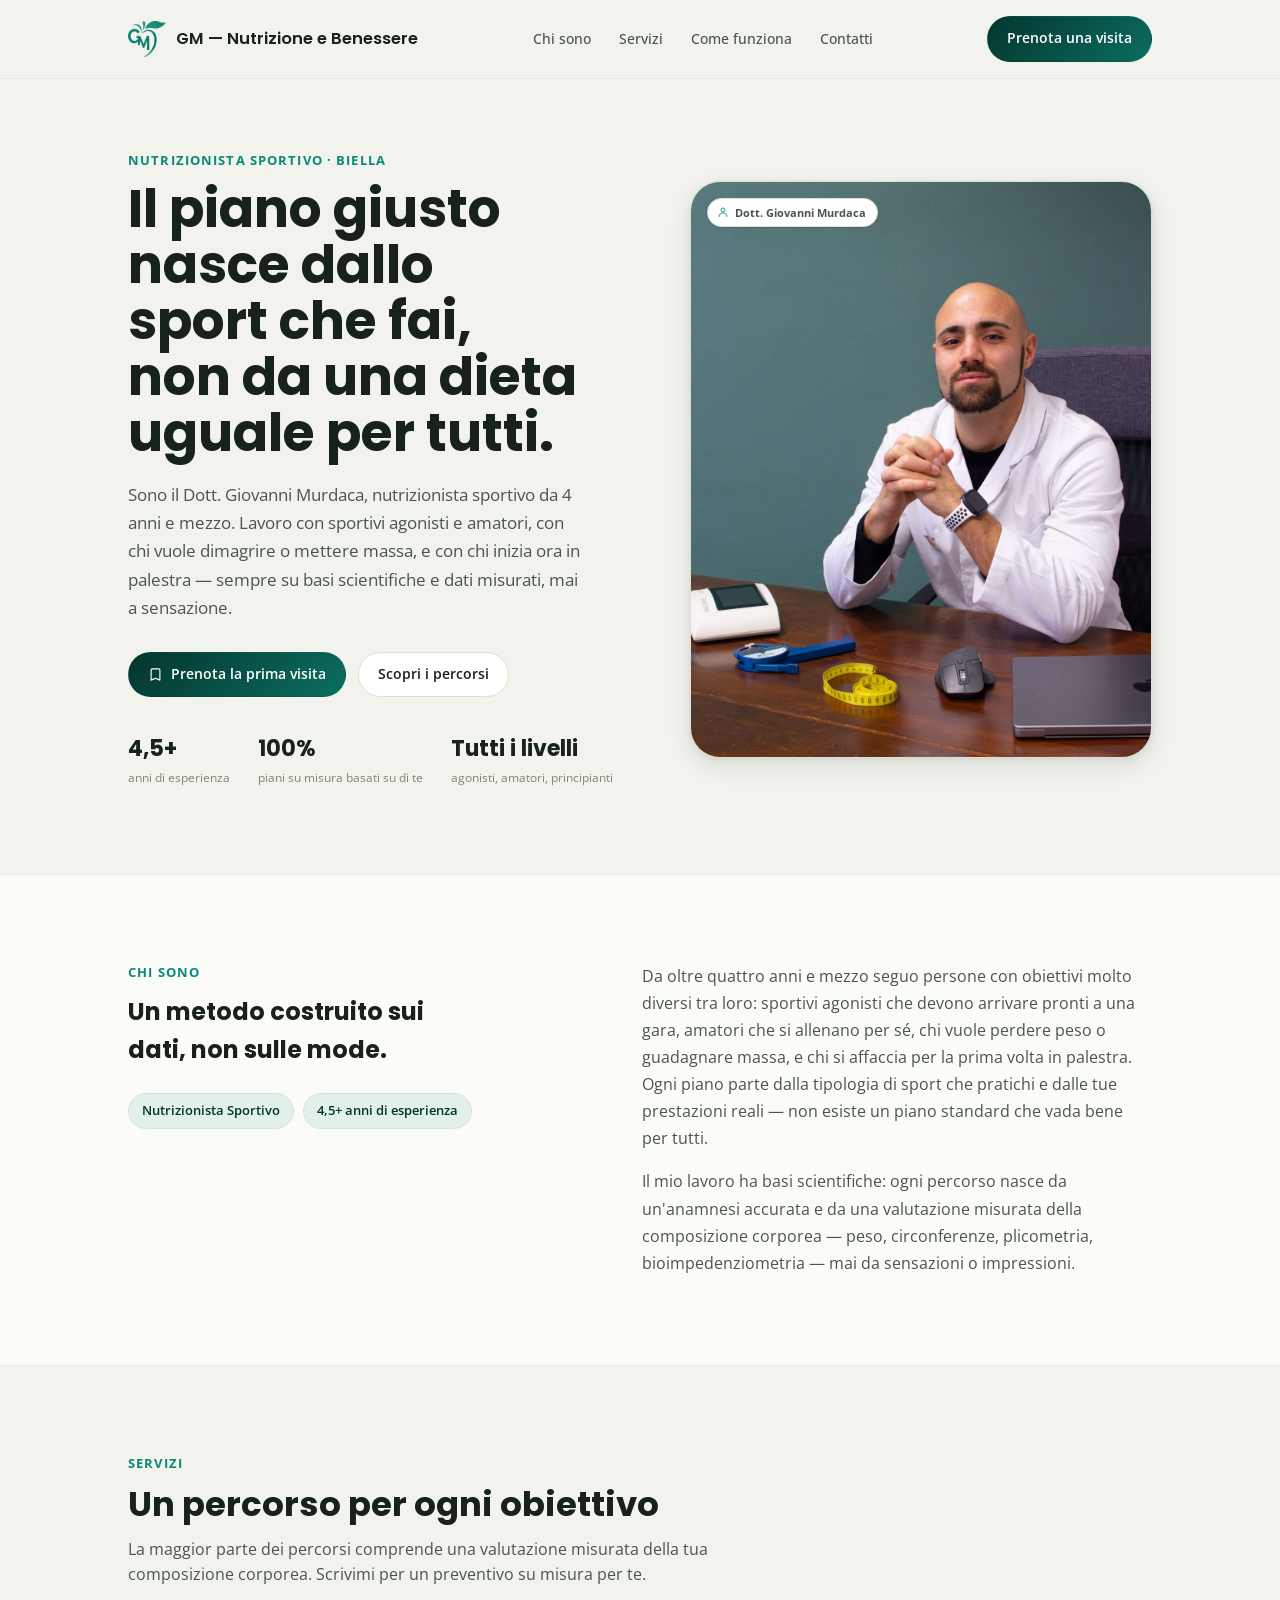
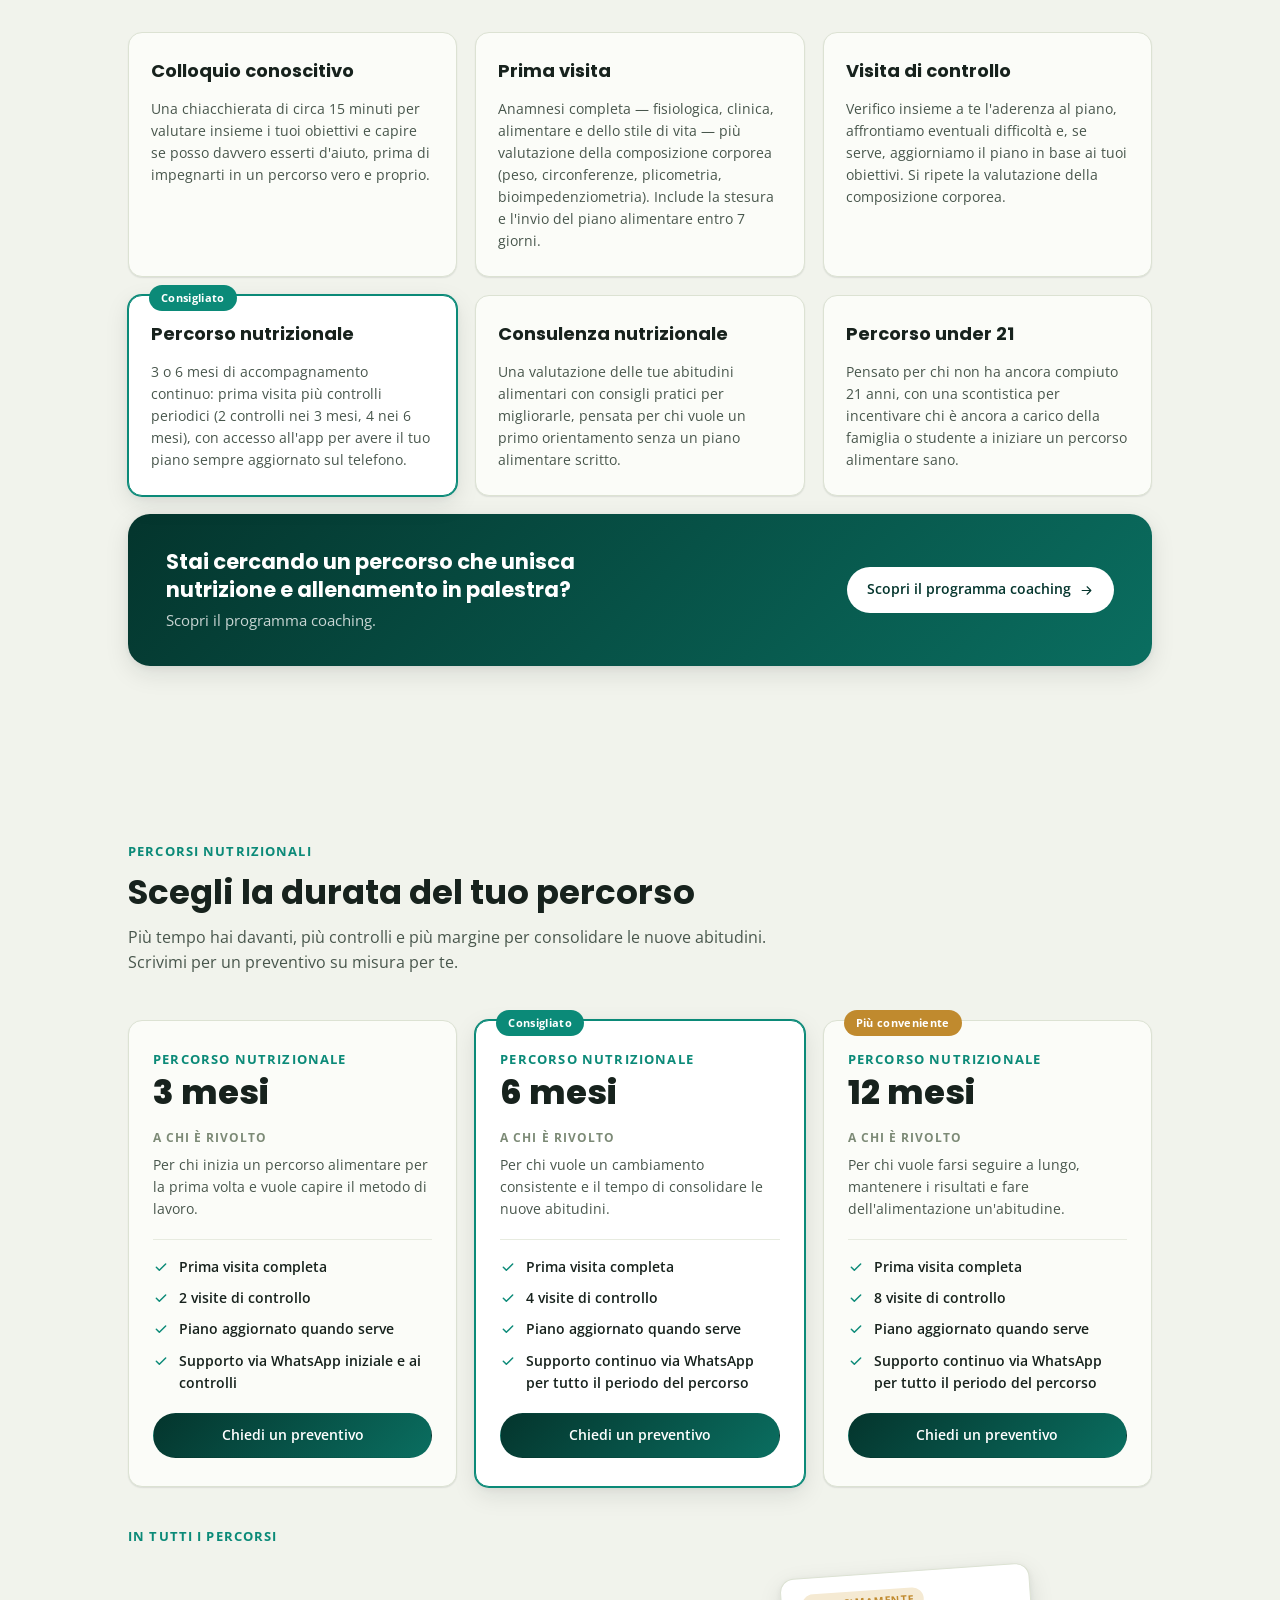
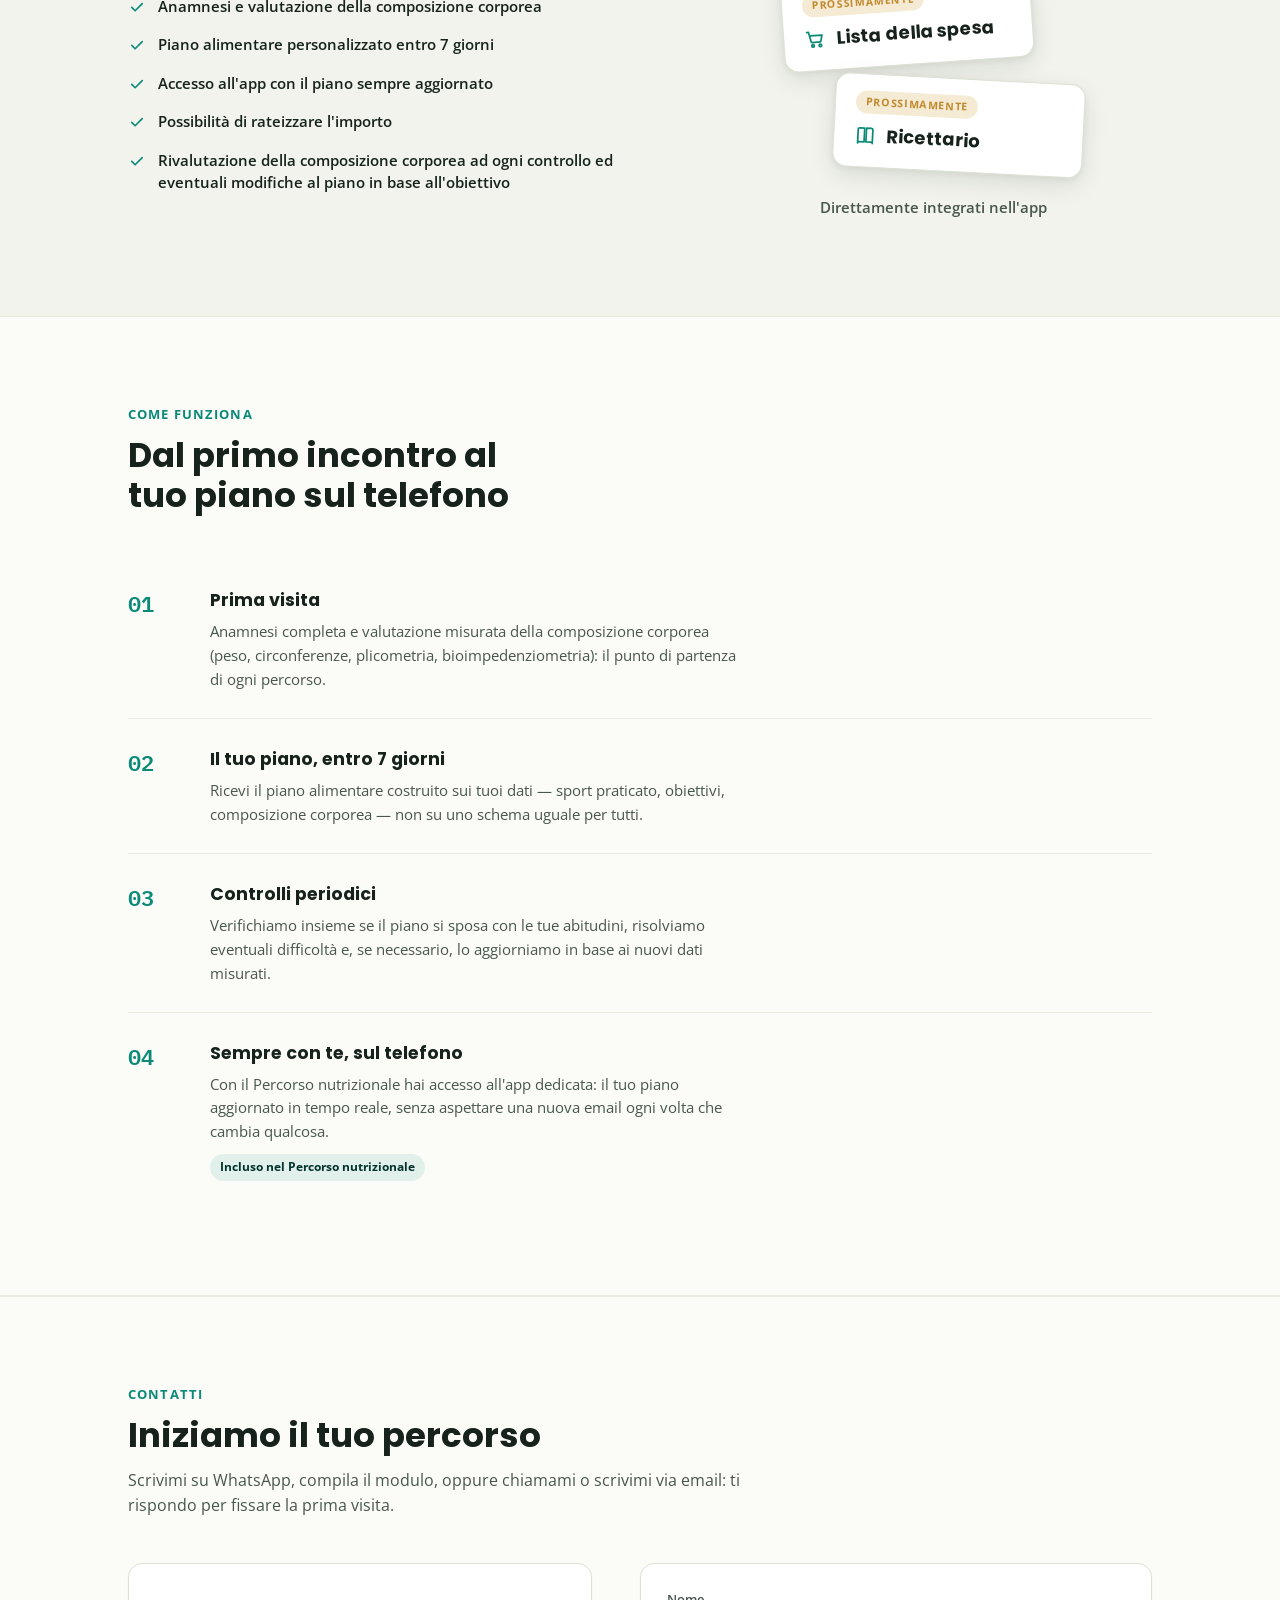
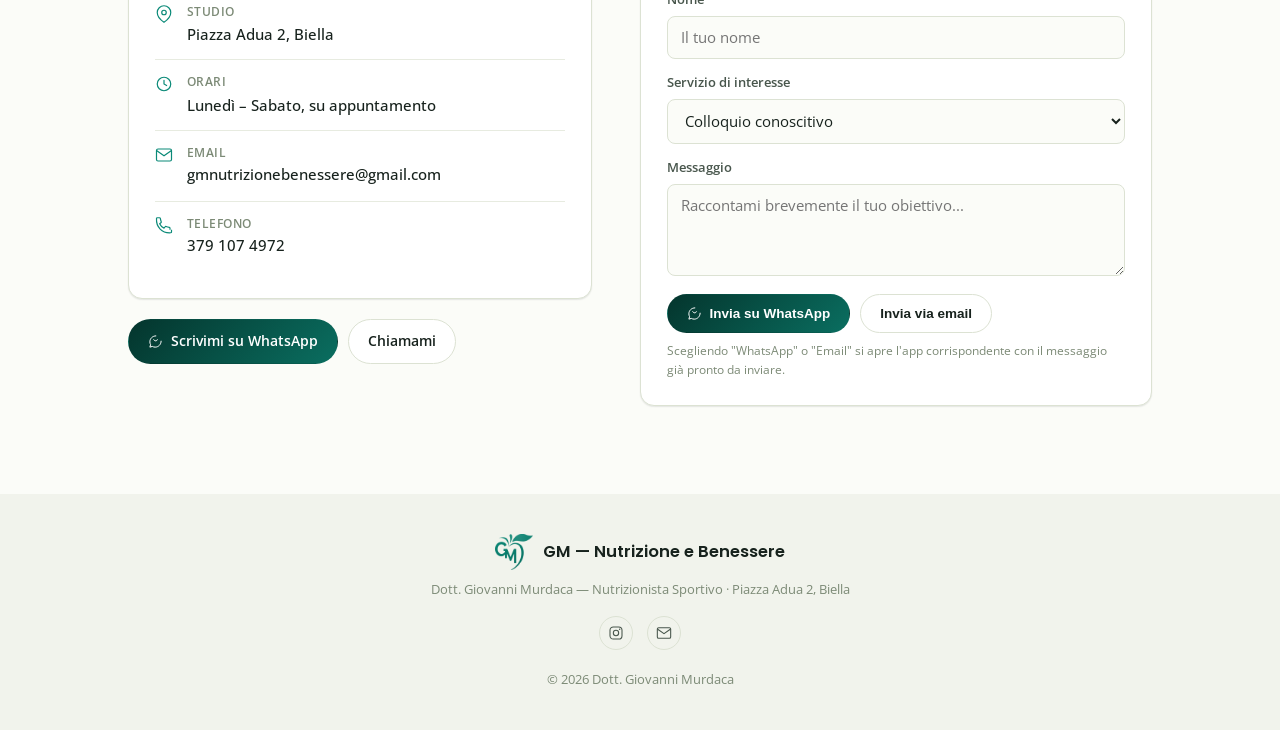
<file: index.html>
<!doctype html>
<html lang="it">
<head>
<meta charset="utf-8">
<meta name="viewport" content="width=device-width, initial-scale=1">
<title>GM — Nutrizione e Benessere | Dott. Giovanni Murdaca, Nutrizionista Sportivo</title>
<meta name="description" content="Percorsi nutrizionali su misura per sportivi e non, basati su dati misurati, non su sensazioni. Studio a Biella, Dott. Giovanni Murdaca.">
<link rel="preconnect" href="https://fonts.googleapis.com">
<link rel="preconnect" href="https://fonts.gstatic.com" crossorigin>
<link rel="stylesheet" href="https://fonts.googleapis.com/css2?family=Poppins:wght@600;700;800&family=Open+Sans:wght@400;500;600;700&family=IBM+Plex+Mono:wght@500;600&display=swap">
<style>
  :root{
    --ink:#17221D; --ink-soft:#48564C; --ink-faint:#7C8A76;
    --paper:#F1F3EC; --surface:#FBFCF8; --surface-raised:#FFFFFF;
    --border:#DCE2D3; --border-soft:#E7EBE0;
    --accent:#0B8A78; --accent-ink:#04352D; --accent-soft:#E1F0EB;
    --accent-warm:#C08A2E; --accent-warm-soft:#F5EAD3;
    --btn-grad-1:#04352D; --btn-grad-2:#0A6E60;
    --shadow-1: 0 1px 2px rgba(23,34,29,.06), 0 1px 1px rgba(23,34,29,.04);
    --shadow-2: 0 8px 24px rgba(23,34,29,.10), 0 2px 6px rgba(23,34,29,.06);
    --radius-s:8px; --radius-m:14px; --radius-l:22px; --radius-xl:30px;
    --font-display:'Poppins', -apple-system, 'Segoe UI', sans-serif;
    --font-body:'Open Sans', -apple-system, 'Segoe UI', sans-serif;
    --font-mono:'IBM Plex Mono', 'SF Mono', Consolas, monospace;
    color-scheme: light;
  }
  @media (prefers-color-scheme: dark){
    :root{
      --ink:#E7ECE3; --ink-soft:#A9B6A2; --ink-faint:#79876F;
      --paper:#121A16; --surface:#1B2620; --surface-raised:#212E27;
      --border:#2C3B32; --border-soft:#243128;
      --accent:#2AA893; --accent-ink:#D8F2EC; --accent-soft:#1E3931;
      --accent-warm:#E0A94E; --accent-warm-soft:#3A2E19;
      --btn-grad-1:#0E5C50; --btn-grad-2:#1BBFA2;
      color-scheme: dark;
    }
  }
  *{box-sizing:border-box;}
  html{scroll-behavior:smooth;}
  html,body{margin:0;}
  body{
    background:var(--paper); color:var(--ink); font-family:var(--font-body);
    font-size:16px; line-height:1.6; -webkit-font-smoothing:antialiased;
  }
  h1,h2,h3,h4{ font-family:var(--font-display); font-weight:700; text-wrap:balance; color:var(--ink); margin:0; }
  p{ margin:0; }
  a{ color:inherit; }
  img{ max-width:100%; display:block; }
  .num{ font-family:var(--font-mono); font-variant-numeric:tabular-nums; }
  .wrap{ max-width:1080px; margin:0 auto; padding:0 28px; }
  section{ padding:88px 0; }
  @media (max-width:720px){ section{ padding:58px 0; } .wrap{ padding:0 20px; } }
  .eyebrow{ font-size:12.5px; font-weight:700; letter-spacing:.09em; text-transform:uppercase; color:var(--accent); margin-bottom:10px; }
  .section-head{ max-width:640px; margin-bottom:44px; }
  .section-head h2{ font-size:clamp(26px,3.6vw,34px); line-height:1.2; }
  .section-head p{ margin-top:12px; font-size:15.5px; color:var(--ink-soft); line-height:1.65; }

  /* ---------- Nav ---------- */
  header{ position:sticky; top:0; z-index:40; background:color-mix(in srgb, var(--paper) 88%, transparent); backdrop-filter:blur(10px); border-bottom:1px solid var(--border-soft); }
  .nav{ display:flex; align-items:center; justify-content:space-between; gap:16px; padding:16px 28px; max-width:1080px; margin:0 auto; }
  .brand{ display:flex; align-items:center; gap:10px; text-decoration:none; }
  .brand-logo-mark{ width:38px; height:auto; display:block; flex:none; }
  .brand-name{ font-family:var(--font-display); font-size:16.5px; font-weight:600; color:var(--ink); }
  @media (max-width:720px){ .brand-name{ display:flex; flex-direction:column; line-height:1.15; } .bn-dash{ display:none; } .bn-gm{ font-size:17px; font-weight:700; } .bn-sub{ font-size:11.5px; font-weight:500; color:var(--ink-soft); white-space:nowrap; } .nav{ padding:12px 20px; gap:10px; } footer .brand-name{ align-items:center; } .nav .btn{ padding:10px 15px; font-size:13px; white-space:nowrap; } }
  .nav-links{ display:flex; align-items:center; gap:28px; font-size:14px; font-weight:500; color:var(--ink-soft); }
  .nav-links a{ text-decoration:none; }
  .nav-links a:hover{ color:var(--accent-ink); }
  @media (max-width:720px){ .nav-links{ display:none; } }
  .btn{
    display:inline-flex; align-items:center; gap:8px; font-size:13.5px; font-weight:600;
    padding:11px 19px; border-radius:999px; border:1px solid var(--border); cursor:pointer;
    background:var(--surface-raised); color:var(--ink); text-decoration:none; white-space:nowrap;
    transition:background .15s ease, border-color .15s ease, transform .1s ease;
  }
  .btn:hover{ background:var(--accent-soft); border-color:var(--accent); }
  .btn:active{ transform:scale(.97); }
  .btn.primary{ background:linear-gradient(135deg, var(--btn-grad-1) 0%, var(--btn-grad-2) 100%); color:#fff; border-color:transparent; }
  .btn.primary:hover{ filter:brightness(1.1); }
  .btn svg{ width:15px; height:15px; }

  /* ---------- Hero ---------- */
  .hero{ padding:72px 0 86px; }
  .hero-grid{ display:grid; grid-template-columns:1.05fr .95fr; gap:52px; align-items:center; }
  @media (max-width:860px){ .hero-grid{ grid-template-columns:1fr; } }
  .hero h1{ font-size:clamp(34px,5vw,52px); line-height:1.08; margin-bottom:20px; }
  .hero h1 em{ font-style:italic; color:var(--accent-ink); }
  .hero-lede{ font-size:17px; color:var(--ink-soft); max-width:46ch; line-height:1.65; margin-bottom:30px; }
  .hero-ctas{ display:flex; flex-wrap:wrap; gap:12px; margin-bottom:34px; }
  .hero-stats{ display:flex; gap:28px; flex-wrap:wrap; }
  .hero-stat .v{ font-family:var(--font-display); font-size:22px; font-weight:700; color:var(--ink); }
  .hero-stat .l{ font-size:12px; color:var(--ink-faint); margin-top:2px; }
  .hero-photo{
    aspect-ratio:4/5; border-radius:var(--radius-xl); background:var(--accent-soft);
    border:1px solid var(--border); display:flex; align-items:center; justify-content:center;
    flex-direction:column; gap:10px; color:var(--accent-ink); text-align:center; padding:24px;
    box-shadow:var(--shadow-2); position:relative; overflow:hidden;
  }
  .hero-photo > img{ position:absolute; inset:0; width:100%; height:100%; object-fit:cover; object-position:center top; display:block; }
  .hero-photo svg{ width:44px; height:44px; opacity:.55; }
  .hero-photo .cap{ font-size:12.5px; color:var(--ink-faint); max-width:28ch; }
  .hero-photo .badge{
    position:absolute; z-index:2; top:16px; left:16px; background:var(--surface-raised); border:1px solid var(--border);
    border-radius:999px; padding:5px 11px 5px 9px; font-size:11px; font-weight:700; display:flex; align-items:center; gap:6px;
    color:var(--ink-soft); box-shadow:var(--shadow-1);
  }
  .hero-photo .badge svg{ width:12px; height:12px; opacity:1; color:var(--accent); }

  /* ---------- Chi sono ---------- */
  .about{ background:var(--surface); border-top:1px solid var(--border-soft); border-bottom:1px solid var(--border-soft); }
  .about-grid{ display:grid; grid-template-columns:.95fr 1.05fr; gap:52px; align-items:start; }
  @media (max-width:860px){ .about-grid{ grid-template-columns:1fr; } }
  .about-text p{ font-size:15.5px; color:var(--ink-soft); line-height:1.75; }
  .about-text p + p{ margin-top:16px; }
  .about-badges{ display:flex; flex-wrap:wrap; gap:9px; margin-top:24px; }
  .chip{
    display:inline-flex; align-items:center; gap:6px; font-size:12.5px; font-weight:600;
    padding:7px 13px; border-radius:999px; background:var(--accent-soft); color:var(--accent-ink);
    border:1px solid var(--border);
  }

  /* ---------- Percorsi nutrizionali (3 / 6 / 12 mesi) ---------- */
  .pq-grid{ display:grid; grid-template-columns:repeat(3,minmax(0,1fr)); gap:18px; align-items:stretch; }
  .pq-card{
    background:var(--surface); border:1px solid var(--border); border-radius:var(--radius-m);
    padding:28px 24px; box-shadow:var(--shadow-1); position:relative;
    display:grid; grid-row:span 4; grid-template-rows:subgrid; row-gap:18px;
  }
  .pq-card.featured{ border-color:var(--accent); box-shadow:0 0 0 1px var(--accent), var(--shadow-2); background:var(--surface-raised); }
  .pq-badge{
    position:absolute; top:-11px; left:20px; background:var(--accent); color:#fff; font-size:11px; font-weight:700;
    padding:4px 12px; border-radius:999px; letter-spacing:.03em;
  }
  .pq-badge.warm{ background:var(--accent-warm); }
  .pq-name{ font-size:13px; font-weight:700; letter-spacing:.09em; text-transform:uppercase; color:var(--accent); }
  .pq-dur{ font-family:var(--font-display); font-weight:800; font-size:34px; line-height:1.1; margin-top:4px; }
  .pq-label{ font-size:11.5px; font-weight:700; letter-spacing:.09em; text-transform:uppercase; color:var(--ink-faint); margin-bottom:6px; }
  .pq-who{ font-size:14px; color:var(--ink-soft); line-height:1.6; }
  .pq-list{ list-style:none; margin:0; padding:16px 0 0; border-top:1px solid var(--border-soft); display:flex; flex-direction:column; gap:9px; font-size:14px; font-weight:600; }
  .pq-list li{ display:flex; gap:10px; align-items:flex-start; }
  .pq-list svg{ width:16px; height:16px; flex:none; margin-top:3px; color:var(--accent); }
  .pq-card .btn{ justify-content:center; align-self:end; }
  .pq-inc-title{ margin:40px 0 14px; }
  .pq-inc-wrap{ display:grid; grid-template-columns:1.25fr 1fr; gap:40px; align-items:center; }
  .pq-inc{ display:flex; flex-direction:column; gap:16px; }
  .pq-inc div{ display:flex; gap:12px; align-items:flex-start; font-size:15px; font-weight:600; color:var(--ink); line-height:1.5; }
  .pq-inc svg{ width:18px; height:18px; flex:none; margin-top:3px; color:var(--accent); }
  .pq-soon-box{ display:flex; flex-direction:column; align-items:center; padding:8px 0; }
  .pq-pop{ width:min(100%,250px); background:var(--surface-raised); border:1px solid var(--border); border-radius:var(--radius-m); box-shadow:var(--shadow-2); padding:16px 20px; display:flex; flex-direction:column; gap:8px; }
  .pq-pop.a{ transform:rotate(-4deg) translateX(-26px); }
  .pq-pop.b{ transform:rotate(3deg) translateX(26px); margin-top:14px; }
  .pq-tag{ align-self:flex-start; background:var(--accent-warm-soft); color:var(--accent-warm); font-size:10.5px; font-weight:700; letter-spacing:.06em; text-transform:uppercase; padding:3px 10px; border-radius:999px; }
  .pq-pop-t{ display:flex; gap:10px; align-items:center; font-family:var(--font-display); font-weight:700; font-size:18px; color:var(--ink); }
  .pq-pop-t svg{ width:22px; height:22px; flex:none; color:var(--accent); }
  .pq-soon-note{ margin-top:26px; font-size:14.5px; font-weight:600; color:var(--ink-soft); text-align:center; }
  @media (max-width:860px){
    .pq-grid{ grid-template-columns:1fr; gap:26px; }
    .pq-card{ display:flex; flex-direction:column; grid-row:auto; gap:18px; }
    .pq-card .btn{ align-self:stretch; }
    .pq-inc-wrap{ grid-template-columns:1fr; gap:30px; }
    .pq-pop.a{ transform:rotate(-3deg) translateX(-12px); }
    .pq-pop.b{ transform:rotate(2.5deg) translateX(12px); }
  }

  /* ---------- Servizi ---------- */
  .services-grid{ display:grid; grid-template-columns:repeat(3,1fr); gap:18px; }
  @media (max-width:860px){ .services-grid{ grid-template-columns:1fr 1fr; } }
  @media (max-width:600px){ .services-grid{ grid-template-columns:1fr; } }
  .svc{
    background:var(--surface); border:1px solid var(--border); border-radius:var(--radius-m);
    padding:24px 22px; box-shadow:var(--shadow-1); display:flex; flex-direction:column; gap:12px;
    position:relative;
  }
  .svc.featured{ border-color:var(--accent); box-shadow:0 0 0 1px var(--accent), var(--shadow-2); background:var(--surface-raised); }
  .svc-badge{
    position:absolute; top:-11px; left:20px; background:var(--accent); color:#fff; font-size:11px; font-weight:700;
    padding:4px 12px; border-radius:999px; letter-spacing:.03em;
  }
  .svc h3{ font-size:18px; }
  .svc p{ font-size:13.8px; color:var(--ink-soft); line-height:1.6; flex:1; }

  .coaching-banner{
    margin-top:18px; background:linear-gradient(135deg, var(--btn-grad-1) 0%, var(--btn-grad-2) 100%); color:#fff;
    border-radius:var(--radius-l); padding:34px 38px; display:flex; align-items:center; justify-content:space-between;
    gap:24px; box-shadow:var(--shadow-2);
  }
  .coaching-banner-text h3{ color:#fff; font-size:21px; line-height:1.3; max-width:52ch; }
  .coaching-banner-text p{ color:rgba(255,255,255,.78); font-size:14.5px; margin-top:6px; }
  .coaching-banner .btn{ flex:none; background:#fff; color:#04352D; border-color:transparent; }
  .coaching-banner .btn:hover{ background:#EAF4F1; }
  .coaching-banner .btn svg{ color:#04352D; }
  @media (max-width:720px){ .coaching-banner{ flex-direction:column; align-items:flex-start; padding:28px 26px; } }

  /* ---------- Come funziona ---------- */
  .steps{ display:flex; flex-direction:column; gap:0; }
  .step{ display:grid; grid-template-columns:60px 1fr; gap:22px; padding:26px 0; border-bottom:1px solid var(--border-soft); }
  .step:last-child{ border-bottom:none; }
  .step-num{ font-family:var(--font-mono); font-size:22px; font-weight:600; color:var(--accent); }
  .step h3{ font-size:17.5px; margin-bottom:6px; }
  .step p{ font-size:14.5px; color:var(--ink-soft); line-height:1.65; max-width:60ch; }
  .step .tag{ display:inline-flex; margin-top:10px; font-size:11.5px; font-weight:700; color:var(--accent-ink); background:var(--accent-soft); padding:4px 10px; border-radius:999px; }

  /* ---------- Contatti ---------- */
  .contact{ background:var(--surface); border-top:1px solid var(--border-soft); }
  .contact-grid{ display:grid; grid-template-columns:.95fr 1.05fr; gap:48px; align-items:start; }
  @media (max-width:860px){ .contact-grid{ grid-template-columns:1fr; } }
  .info-card{ background:var(--surface-raised); border:1px solid var(--border); border-radius:var(--radius-m); padding:26px; box-shadow:var(--shadow-1); }
  .info-row{ display:flex; gap:14px; align-items:flex-start; padding:13px 0; border-bottom:1px solid var(--border-soft); }
  .info-row:last-child{ border-bottom:none; }
  .info-row svg{ width:18px; height:18px; flex:none; margin-top:2px; color:var(--accent); }
  .info-row .l{ font-size:11.5px; color:var(--ink-faint); font-weight:600; text-transform:uppercase; letter-spacing:.04em; }
  .info-row .v{ font-size:14.5px; color:var(--ink); margin-top:2px; font-weight:500; }
  .info-row a.v{ text-decoration:none; }
  .info-row a.v:hover{ color:var(--accent-ink); }
  .contact-ctas{ display:flex; gap:10px; flex-wrap:wrap; margin-top:20px; }

  form.contact-form{ background:var(--surface-raised); border:1px solid var(--border); border-radius:var(--radius-m); padding:26px; box-shadow:var(--shadow-1); display:flex; flex-direction:column; gap:14px; }
  .field{ display:flex; flex-direction:column; gap:6px; }
  .field label{ font-size:12.5px; font-weight:600; color:var(--ink-soft); }
  .field input, .field textarea, .field select{
    font-family:var(--font-body); font-size:14.5px; padding:11px 13px; border-radius:var(--radius-s);
    border:1px solid var(--border); background:var(--surface); color:var(--ink);
  }
  .field textarea{ resize:vertical; min-height:92px; }
  .field input:focus, .field textarea:focus, .field select:focus{ outline:2px solid var(--accent); outline-offset:1px; border-color:var(--accent); }
  .form-actions{ display:flex; gap:10px; flex-wrap:wrap; margin-top:4px; }
  .form-hint{ font-size:12px; color:var(--ink-faint); margin-top:-6px; }

  footer{ padding:40px 0; text-align:center; }
  footer .brand{ justify-content:center; margin-bottom:10px; }
  footer p{ font-size:12.5px; color:var(--ink-faint); }
  footer .social{ display:flex; justify-content:center; gap:14px; margin-top:16px; }
  footer .social a{ width:34px; height:34px; border-radius:50%; border:1px solid var(--border); display:flex; align-items:center; justify-content:center; color:var(--ink-soft); text-decoration:none; }
  footer .social a:hover{ border-color:var(--accent); color:var(--accent-ink); }
  footer .social svg{ width:16px; height:16px; }
</style>
</head>
<body>

<header>
  <div class="nav">
    <a class="brand" href="#top">
      <img src="[data-uri]" alt="GM" class="brand-logo-mark">
      <span class="brand-name"><span class="bn-gm">GM</span><span class="bn-dash"> — </span><span class="bn-sub">Nutrizione e Benessere</span></span>
    </a>
    <nav class="nav-links">
      <a href="#chi-sono">Chi sono</a>
      <a href="#servizi">Servizi</a>
      <a href="#percorso">Come funziona</a>
      <a href="#contatti">Contatti</a>
    </nav>
    <a class="btn primary" href="#contatti">Prenota una visita</a>
  </div>
</header>

<main id="top">

  <section class="hero">
    <div class="wrap hero-grid">
      <div>
        <div class="eyebrow">Nutrizionista sportivo · Biella</div>
        <h1>Il piano giusto nasce dallo sport che fai, non da una dieta uguale per tutti.</h1>
        <p class="hero-lede">Sono il Dott. Giovanni Murdaca, nutrizionista sportivo da 4 anni e mezzo. Lavoro con sportivi agonisti e amatori, con chi vuole dimagrire o mettere massa, e con chi inizia ora in palestra — sempre su basi scientifiche e dati misurati, mai a sensazione.</p>
        <div class="hero-ctas">
          <a class="btn primary" href="#contatti">
            <svg viewBox="0 0 24 24" fill="none"><path d="M17 3H7C5.9 3 5 3.9 5 5V21L12 18L19 21V5C19 3.9 18.1 3 17 3Z" stroke="currentColor" stroke-width="1.8" stroke-linejoin="round"/></svg>
            Prenota la prima visita
          </a>
          <a class="btn" href="#servizi">Scopri i percorsi</a>
        </div>
        <div class="hero-stats">
          <div class="hero-stat"><div class="v num">4,5+</div><div class="l">anni di esperienza</div></div>
          <div class="hero-stat"><div class="v num">100%</div><div class="l">piani su misura basati su di te</div></div>
          <div class="hero-stat"><div class="v">Tutti i livelli</div><div class="l">agonisti, amatori, principianti</div></div>
        </div>
      </div>
      <div class="hero-photo">
        <div class="badge">
          <svg viewBox="0 0 24 24" fill="none"><circle cx="12" cy="8" r="4" stroke="currentColor" stroke-width="1.8"/><path d="M4 21C4 16.5 7.5 14 12 14C16.5 14 20 16.5 20 21" stroke="currentColor" stroke-width="1.8" stroke-linecap="round"/></svg>
          Dott. Giovanni Murdaca
        </div>
        <img src="foto-giovanni.jpg?v=2" alt="Il Dott. Giovanni Murdaca nel suo studio" width="1200" height="1500" fetchpriority="high">
      </div>
    </div>
  </section>

  <section class="about" id="chi-sono">
    <div class="wrap about-grid">
      <div>
        <div class="eyebrow">Chi sono</div>
        <h2>Un metodo costruito sui dati, non sulle mode.</h2>
        <div class="about-badges">
          <span class="chip">Nutrizionista Sportivo</span>
          <span class="chip">4,5+ anni di esperienza</span>
        </div>
      </div>
      <div class="about-text">
        <p>Da oltre quattro anni e mezzo seguo persone con obiettivi molto diversi tra loro: sportivi agonisti che devono arrivare pronti a una gara, amatori che si allenano per sé, chi vuole perdere peso o guadagnare massa, e chi si affaccia per la prima volta in palestra. Ogni piano parte dalla tipologia di sport che pratichi e dalle tue prestazioni reali — non esiste un piano standard che vada bene per tutti.</p>
        <p>Il mio lavoro ha basi scientifiche: ogni percorso nasce da un'anamnesi accurata e da una valutazione misurata della composizione corporea — peso, circonferenze, plicometria, bioimpedenziometria — mai da sensazioni o impressioni.</p>
      </div>
    </div>
  </section>

  <section id="servizi">
    <div class="wrap">
      <div class="section-head">
        <div class="eyebrow">Servizi</div>
        <h2>Un percorso per ogni obiettivo</h2>
        <p>La maggior parte dei percorsi comprende una valutazione misurata della tua composizione corporea. Scrivimi per un preventivo su misura per te.</p>
      </div>
      <div class="services-grid">
        <div class="svc">
          <h3>Colloquio conoscitivo</h3>
          <p>Una chiacchierata di circa 15 minuti per valutare insieme i tuoi obiettivi e capire se posso davvero esserti d'aiuto, prima di impegnarti in un percorso vero e proprio.</p>
        </div>
        <div class="svc">
          <h3>Prima visita</h3>
          <p>Anamnesi completa — fisiologica, clinica, alimentare e dello stile di vita — più valutazione della composizione corporea (peso, circonferenze, plicometria, bioimpedenziometria). Include la stesura e l'invio del piano alimentare entro 7 giorni.</p>
        </div>
        <div class="svc">
          <h3>Visita di controllo</h3>
          <p>Verifico insieme a te l'aderenza al piano, affrontiamo eventuali difficoltà e, se serve, aggiorniamo il piano in base ai tuoi obiettivi. Si ripete la valutazione della composizione corporea.</p>
        </div>
        <div class="svc featured">
          <div class="svc-badge">Consigliato</div>
          <h3>Percorso nutrizionale</h3>
          <p>3 o 6 mesi di accompagnamento continuo: prima visita più controlli periodici (2 controlli nei 3 mesi, 4 nei 6 mesi), con accesso all'app per avere il tuo piano sempre aggiornato sul telefono.</p>
        </div>
        <div class="svc">
          <h3>Consulenza nutrizionale</h3>
          <p>Una valutazione delle tue abitudini alimentari con consigli pratici per migliorarle, pensata per chi vuole un primo orientamento senza un piano alimentare scritto.</p>
        </div>
        <div class="svc">
          <h3>Percorso under 21</h3>
          <p>Pensato per chi non ha ancora compiuto 21 anni, con una scontistica per incentivare chi è ancora a carico della famiglia o studente a iniziare un percorso alimentare sano.</p>
        </div>
      </div>

      <div class="coaching-banner">
        <div class="coaching-banner-text">
          <h3>Stai cercando un percorso che unisca nutrizione e allenamento in palestra?</h3>
          <p>Scopri il programma coaching.</p>
        </div>
        <a class="btn primary" href="/coaching">
          Scopri il programma coaching
          <svg viewBox="0 0 24 24" fill="none"><path d="M5 12H19M19 12L13 6M19 12L13 18" stroke="currentColor" stroke-width="1.8" stroke-linecap="round" stroke-linejoin="round"/></svg>
        </a>
      </div>
    </div>
  </section>

  <section id="percorsi">
    <div class="wrap">
      <div class="section-head">
        <div class="eyebrow">Percorsi nutrizionali</div>
        <h2>Scegli la durata del tuo percorso</h2>
        <p>Più tempo hai davanti, più controlli e più margine per consolidare le nuove abitudini. Scrivimi per un preventivo su misura per te.</p>
      </div>
      <div class="pq-grid">
        <div class="pq-card">
          
          <div><div class="pq-name">Percorso nutrizionale</div><div class="pq-dur">3 mesi</div></div>
          <div><div class="pq-label">A chi è rivolto</div><p class="pq-who">Per chi inizia un percorso alimentare per la prima volta e vuole capire il metodo di lavoro.</p></div>
          <ul class="pq-list"><li><svg viewBox="0 0 24 24" fill="none" aria-hidden="true"><path d="M5 12.5l4.5 4.5L19 7.5" stroke="currentColor" stroke-width="2.2" stroke-linecap="round" stroke-linejoin="round"/></svg>Prima visita completa</li><li><svg viewBox="0 0 24 24" fill="none" aria-hidden="true"><path d="M5 12.5l4.5 4.5L19 7.5" stroke="currentColor" stroke-width="2.2" stroke-linecap="round" stroke-linejoin="round"/></svg>2 visite di controllo</li><li><svg viewBox="0 0 24 24" fill="none" aria-hidden="true"><path d="M5 12.5l4.5 4.5L19 7.5" stroke="currentColor" stroke-width="2.2" stroke-linecap="round" stroke-linejoin="round"/></svg>Piano aggiornato quando serve</li><li><svg viewBox="0 0 24 24" fill="none" aria-hidden="true"><path d="M5 12.5l4.5 4.5L19 7.5" stroke="currentColor" stroke-width="2.2" stroke-linecap="round" stroke-linejoin="round"/></svg>Supporto via WhatsApp iniziale e ai controlli</li></ul>
          <a class="btn primary" href="#contatti">Chiedi un preventivo</a>
        </div>
        <div class="pq-card featured">
          <div class="pq-badge">Consigliato</div>
          <div><div class="pq-name">Percorso nutrizionale</div><div class="pq-dur">6 mesi</div></div>
          <div><div class="pq-label">A chi è rivolto</div><p class="pq-who">Per chi vuole un cambiamento consistente e il tempo di consolidare le nuove abitudini.</p></div>
          <ul class="pq-list"><li><svg viewBox="0 0 24 24" fill="none" aria-hidden="true"><path d="M5 12.5l4.5 4.5L19 7.5" stroke="currentColor" stroke-width="2.2" stroke-linecap="round" stroke-linejoin="round"/></svg>Prima visita completa</li><li><svg viewBox="0 0 24 24" fill="none" aria-hidden="true"><path d="M5 12.5l4.5 4.5L19 7.5" stroke="currentColor" stroke-width="2.2" stroke-linecap="round" stroke-linejoin="round"/></svg>4 visite di controllo</li><li><svg viewBox="0 0 24 24" fill="none" aria-hidden="true"><path d="M5 12.5l4.5 4.5L19 7.5" stroke="currentColor" stroke-width="2.2" stroke-linecap="round" stroke-linejoin="round"/></svg>Piano aggiornato quando serve</li><li><svg viewBox="0 0 24 24" fill="none" aria-hidden="true"><path d="M5 12.5l4.5 4.5L19 7.5" stroke="currentColor" stroke-width="2.2" stroke-linecap="round" stroke-linejoin="round"/></svg>Supporto continuo via WhatsApp per tutto il periodo del percorso</li></ul>
          <a class="btn primary" href="#contatti">Chiedi un preventivo</a>
        </div>
        <div class="pq-card">
          <div class="pq-badge warm">Più conveniente</div>
          <div><div class="pq-name">Percorso nutrizionale</div><div class="pq-dur">12 mesi</div></div>
          <div><div class="pq-label">A chi è rivolto</div><p class="pq-who">Per chi vuole farsi seguire a lungo, mantenere i risultati e fare dell'alimentazione un'abitudine.</p></div>
          <ul class="pq-list"><li><svg viewBox="0 0 24 24" fill="none" aria-hidden="true"><path d="M5 12.5l4.5 4.5L19 7.5" stroke="currentColor" stroke-width="2.2" stroke-linecap="round" stroke-linejoin="round"/></svg>Prima visita completa</li><li><svg viewBox="0 0 24 24" fill="none" aria-hidden="true"><path d="M5 12.5l4.5 4.5L19 7.5" stroke="currentColor" stroke-width="2.2" stroke-linecap="round" stroke-linejoin="round"/></svg>8 visite di controllo</li><li><svg viewBox="0 0 24 24" fill="none" aria-hidden="true"><path d="M5 12.5l4.5 4.5L19 7.5" stroke="currentColor" stroke-width="2.2" stroke-linecap="round" stroke-linejoin="round"/></svg>Piano aggiornato quando serve</li><li><svg viewBox="0 0 24 24" fill="none" aria-hidden="true"><path d="M5 12.5l4.5 4.5L19 7.5" stroke="currentColor" stroke-width="2.2" stroke-linecap="round" stroke-linejoin="round"/></svg>Supporto continuo via WhatsApp per tutto il periodo del percorso</li></ul>
          <a class="btn primary" href="#contatti">Chiedi un preventivo</a>
        </div>
      </div>
      <div class="eyebrow pq-inc-title">In tutti i percorsi</div>
      <div class="pq-inc-wrap">
        <div class="pq-inc"><div><svg viewBox="0 0 24 24" fill="none" aria-hidden="true"><path d="M5 12.5l4.5 4.5L19 7.5" stroke="currentColor" stroke-width="2.2" stroke-linecap="round" stroke-linejoin="round"/></svg>Anamnesi e valutazione della composizione corporea</div><div><svg viewBox="0 0 24 24" fill="none" aria-hidden="true"><path d="M5 12.5l4.5 4.5L19 7.5" stroke="currentColor" stroke-width="2.2" stroke-linecap="round" stroke-linejoin="round"/></svg>Piano alimentare personalizzato entro 7 giorni</div><div><svg viewBox="0 0 24 24" fill="none" aria-hidden="true"><path d="M5 12.5l4.5 4.5L19 7.5" stroke="currentColor" stroke-width="2.2" stroke-linecap="round" stroke-linejoin="round"/></svg>Accesso all'app con il piano sempre aggiornato</div><div><svg viewBox="0 0 24 24" fill="none" aria-hidden="true"><path d="M5 12.5l4.5 4.5L19 7.5" stroke="currentColor" stroke-width="2.2" stroke-linecap="round" stroke-linejoin="round"/></svg>Possibilità di rateizzare l'importo</div><div><svg viewBox="0 0 24 24" fill="none" aria-hidden="true"><path d="M5 12.5l4.5 4.5L19 7.5" stroke="currentColor" stroke-width="2.2" stroke-linecap="round" stroke-linejoin="round"/></svg>Rivalutazione della composizione corporea ad ogni controllo ed eventuali modifiche al piano in base all'obiettivo</div></div>
        <div class="pq-soon-box">
          <div class="pq-pop a"><span class="pq-tag">Prossimamente</span><div class="pq-pop-t"><svg viewBox="0 0 24 24" fill="none" stroke="currentColor" stroke-width="1.9" stroke-linecap="round" stroke-linejoin="round" aria-hidden="true"><path d="M3 4h2l2.2 10.5a1 1 0 0 0 1 .8h8.6a1 1 0 0 0 1-.8L19.5 8H6"/><circle cx="9" cy="19" r="1.4"/><circle cx="17" cy="19" r="1.4"/></svg>Lista della spesa</div></div>
          <div class="pq-pop b"><span class="pq-tag">Prossimamente</span><div class="pq-pop-t"><svg viewBox="0 0 24 24" fill="none" stroke="currentColor" stroke-width="1.9" stroke-linecap="round" stroke-linejoin="round" aria-hidden="true"><path d="M4 5.5A1.5 1.5 0 0 1 5.5 4H11v15H5.5A1.5 1.5 0 0 0 4 20.5z"/><path d="M20 5.5A1.5 1.5 0 0 0 18.5 4H13v15h5.5a1.5 1.5 0 0 1 1.5 1.5z"/></svg>Ricettario</div></div>
          <p class="pq-soon-note">Direttamente integrati nell'app</p>
        </div>
      </div>
    </div>
  </section>

  <section class="about" id="percorso">
    <div class="wrap">
      <div class="section-head">
        <div class="eyebrow">Come funziona</div>
        <h2>Dal primo incontro al tuo piano sul telefono</h2>
      </div>
      <div class="steps">
        <div class="step">
          <div class="step-num num">01</div>
          <div>
            <h3>Prima visita</h3>
            <p>Anamnesi completa e valutazione misurata della composizione corporea (peso, circonferenze, plicometria, bioimpedenziometria): il punto di partenza di ogni percorso.</p>
          </div>
        </div>
        <div class="step">
          <div class="step-num num">02</div>
          <div>
            <h3>Il tuo piano, entro 7 giorni</h3>
            <p>Ricevi il piano alimentare costruito sui tuoi dati — sport praticato, obiettivi, composizione corporea — non su uno schema uguale per tutti.</p>
          </div>
        </div>
        <div class="step">
          <div class="step-num num">03</div>
          <div>
            <h3>Controlli periodici</h3>
            <p>Verifichiamo insieme se il piano si sposa con le tue abitudini, risolviamo eventuali difficoltà e, se necessario, lo aggiorniamo in base ai nuovi dati misurati.</p>
          </div>
        </div>
        <div class="step">
          <div class="step-num num">04</div>
          <div>
            <h3>Sempre con te, sul telefono</h3>
            <p>Con il Percorso nutrizionale hai accesso all'app dedicata: il tuo piano aggiornato in tempo reale, senza aspettare una nuova email ogni volta che cambia qualcosa.</p>
            <span class="tag">Incluso nel Percorso nutrizionale</span>
          </div>
        </div>
      </div>
    </div>
  </section>

  <section class="contact" id="contatti">
    <div class="wrap">
      <div class="section-head">
        <div class="eyebrow">Contatti</div>
        <h2>Iniziamo il tuo percorso</h2>
        <p>Scrivimi su WhatsApp, compila il modulo, oppure chiamami o scrivimi via email: ti rispondo per fissare la prima visita.</p>
      </div>
      <div class="contact-grid">
        <div>
          <div class="info-card">
            <div class="info-row">
              <svg viewBox="0 0 24 24" fill="none"><path d="M21 10C21 17 12 23 12 23C12 23 3 17 3 10C3 5.03 7.03 1 12 1C16.97 1 21 5.03 21 10Z" stroke="currentColor" stroke-width="1.6"/><circle cx="12" cy="10" r="3" stroke="currentColor" stroke-width="1.6"/></svg>
              <div><div class="l">Studio</div><div class="v">Piazza Adua 2, Biella</div></div>
            </div>
            <div class="info-row">
              <svg viewBox="0 0 24 24" fill="none"><circle cx="12" cy="12" r="9" stroke="currentColor" stroke-width="1.6"/><path d="M12 7V12L15.5 14" stroke="currentColor" stroke-width="1.6" stroke-linecap="round"/></svg>
              <div><div class="l">Orari</div><div class="v">Lunedì – Sabato, su appuntamento</div></div>
            </div>
            <div class="info-row">
              <svg viewBox="0 0 24 24" fill="none"><rect x="2" y="4" width="20" height="16" rx="2" stroke="currentColor" stroke-width="1.6"/><path d="M2 6L12 13L22 6" stroke="currentColor" stroke-width="1.6"/></svg>
              <div><div class="l">Email</div><a class="v" href="mailto:gmnutrizionebenessere@gmail.com">gmnutrizionebenessere@gmail.com</a></div>
            </div>
            <div class="info-row">
              <svg viewBox="0 0 24 24" fill="none"><path d="M22 16.9V19.9C22 20.5 21.5 21 20.9 21C9.4 21.7 1.3 13.6 2 2.1C2 1.5 2.5 1 3.1 1H6.1C6.6 1 7 1.4 7.1 1.9C7.3 3.4 7.7 4.9 8.3 6.2C8.5 6.7 8.3 7.3 7.9 7.6L6.2 9C7.4 11.6 9.4 13.6 12 14.8L13.4 13.1C13.7 12.7 14.3 12.5 14.8 12.7C16.1 13.3 17.6 13.7 19.1 13.9C19.6 14 20 14.5 20 15V16.9" stroke="currentColor" stroke-width="1.6" stroke-linejoin="round"/></svg>
              <div><div class="l">Telefono</div><a class="v" href="tel:+393791074972">379 107 4972</a></div>
            </div>
          </div>
          <div class="contact-ctas">
            <a class="btn primary" href="https://wa.me/393791074972?text=Ciao%2C%20vorrei%20informazioni%20per%20prenotare%20una%20prima%20visita." target="_blank" rel="noopener">
              <svg viewBox="0 0 24 24" fill="none"><path d="M21 11.5C21 16.75 16.75 21 11.5 21C9.86 21 8.32 20.59 6.97 19.86L3 21L4.14 17.03C3.41 15.68 3 14.14 3 12.5C3 7.25 7.25 3 12.5 3" stroke="currentColor" stroke-width="1.6" stroke-linecap="round"/><path d="M15 9C15 9 14.5 11 12.5 11C10.5 11 9 9 9 9" stroke="currentColor" stroke-width="1.6" stroke-linecap="round"/></svg>
              Scrivimi su WhatsApp
            </a>
            <a class="btn" href="tel:+393791074972">Chiamami</a>
          </div>
        </div>

        <form class="contact-form" id="contact-form">
          <div class="field">
            <label for="f-nome">Nome</label>
            <input type="text" id="f-nome" name="nome" required placeholder="Il tuo nome">
          </div>
          <div class="field">
            <label for="f-servizio">Servizio di interesse</label>
            <select id="f-servizio" name="servizio">
              <option>Colloquio conoscitivo</option>
              <option>Prima visita</option>
              <option>Visita di controllo</option>
              <option>Percorso nutrizionale</option>
              <option>Consulenza nutrizionale</option>
              <option>Percorso under 21</option>
              <option>Coaching nutrizione e allenamento</option>
              <option>Non so ancora, vorrei informazioni</option>
            </select>
          </div>
          <div class="field">
            <label for="f-messaggio">Messaggio</label>
            <textarea id="f-messaggio" name="messaggio" placeholder="Raccontami brevemente il tuo obiettivo..."></textarea>
          </div>
          <div class="form-actions">
            <button type="submit" class="btn primary" formaction="whatsapp">
              <svg viewBox="0 0 24 24" fill="none"><path d="M21 11.5C21 16.75 16.75 21 11.5 21C9.86 21 8.32 20.59 6.97 19.86L3 21L4.14 17.03C3.41 15.68 3 14.14 3 12.5C3 7.25 7.25 3 12.5 3" stroke="currentColor" stroke-width="1.6" stroke-linecap="round"/><path d="M15 9C15 9 14.5 11 12.5 11C10.5 11 9 9 9 9" stroke="currentColor" stroke-width="1.6" stroke-linecap="round"/></svg>
              Invia su WhatsApp
            </button>
            <button type="submit" class="btn" formaction="email">Invia via email</button>
          </div>
          <p class="form-hint">Scegliendo "WhatsApp" o "Email" si apre l'app corrispondente con il messaggio già pronto da inviare.</p>
        </form>
      </div>
    </div>
  </section>

</main>

<footer>
  <div class="wrap">
    <a class="brand" href="#top">
      <img src="[data-uri]" alt="GM" class="brand-logo-mark">
      <span class="brand-name"><span class="bn-gm">GM</span><span class="bn-dash"> — </span><span class="bn-sub">Nutrizione e Benessere</span></span>
    </a>
    <p>Dott. Giovanni Murdaca — Nutrizionista Sportivo · Piazza Adua 2, Biella</p>
    <div class="social">
      <a href="https://www.instagram.com/dott.murdaca.nutrizionista/" target="_blank" rel="noopener" aria-label="Instagram">
        <svg viewBox="0 0 24 24" fill="none"><rect x="3" y="3" width="18" height="18" rx="5" stroke="currentColor" stroke-width="1.6"/><circle cx="12" cy="12" r="4" stroke="currentColor" stroke-width="1.6"/><circle cx="17.5" cy="6.5" r="1.1" fill="currentColor"/></svg>
      </a>
      <a href="mailto:gmnutrizionebenessere@gmail.com" aria-label="Email">
        <svg viewBox="0 0 24 24" fill="none"><rect x="2" y="4" width="20" height="16" rx="2" stroke="currentColor" stroke-width="1.6"/><path d="M2 6L12 13L22 6" stroke="currentColor" stroke-width="1.6"/></svg>
      </a>
    </div>
    <p style="margin-top:20px;">© 2026 Dott. Giovanni Murdaca</p>
  </div>
</footer>

<script>
  document.getElementById('contact-form').addEventListener('submit', function(e){
    e.preventDefault();
    const nome = document.getElementById('f-nome').value.trim();
    const servizio = document.getElementById('f-servizio').value;
    const messaggio = document.getElementById('f-messaggio').value.trim();
    const dest = e.submitter && e.submitter.getAttribute('formaction');

    const testo =
      'Ciao, sono ' + (nome || '—') + '.\n' +
      'Servizio di interesse: ' + servizio + '.\n' +
      (messaggio ? ('Messaggio: ' + messaggio) : 'Vorrei avere maggiori informazioni.');

    if(dest === 'whatsapp'){
      window.open('https://wa.me/393791074972?text=' + encodeURIComponent(testo), '_blank');
    } else {
      const oggetto = encodeURIComponent('Richiesta informazioni — ' + servizio);
      window.location.href = 'mailto:gmnutrizionebenessere@gmail.com?subject=' + oggetto + '&body=' + encodeURIComponent(testo);
    }
  });
</script>

</body>
</html>
</file>
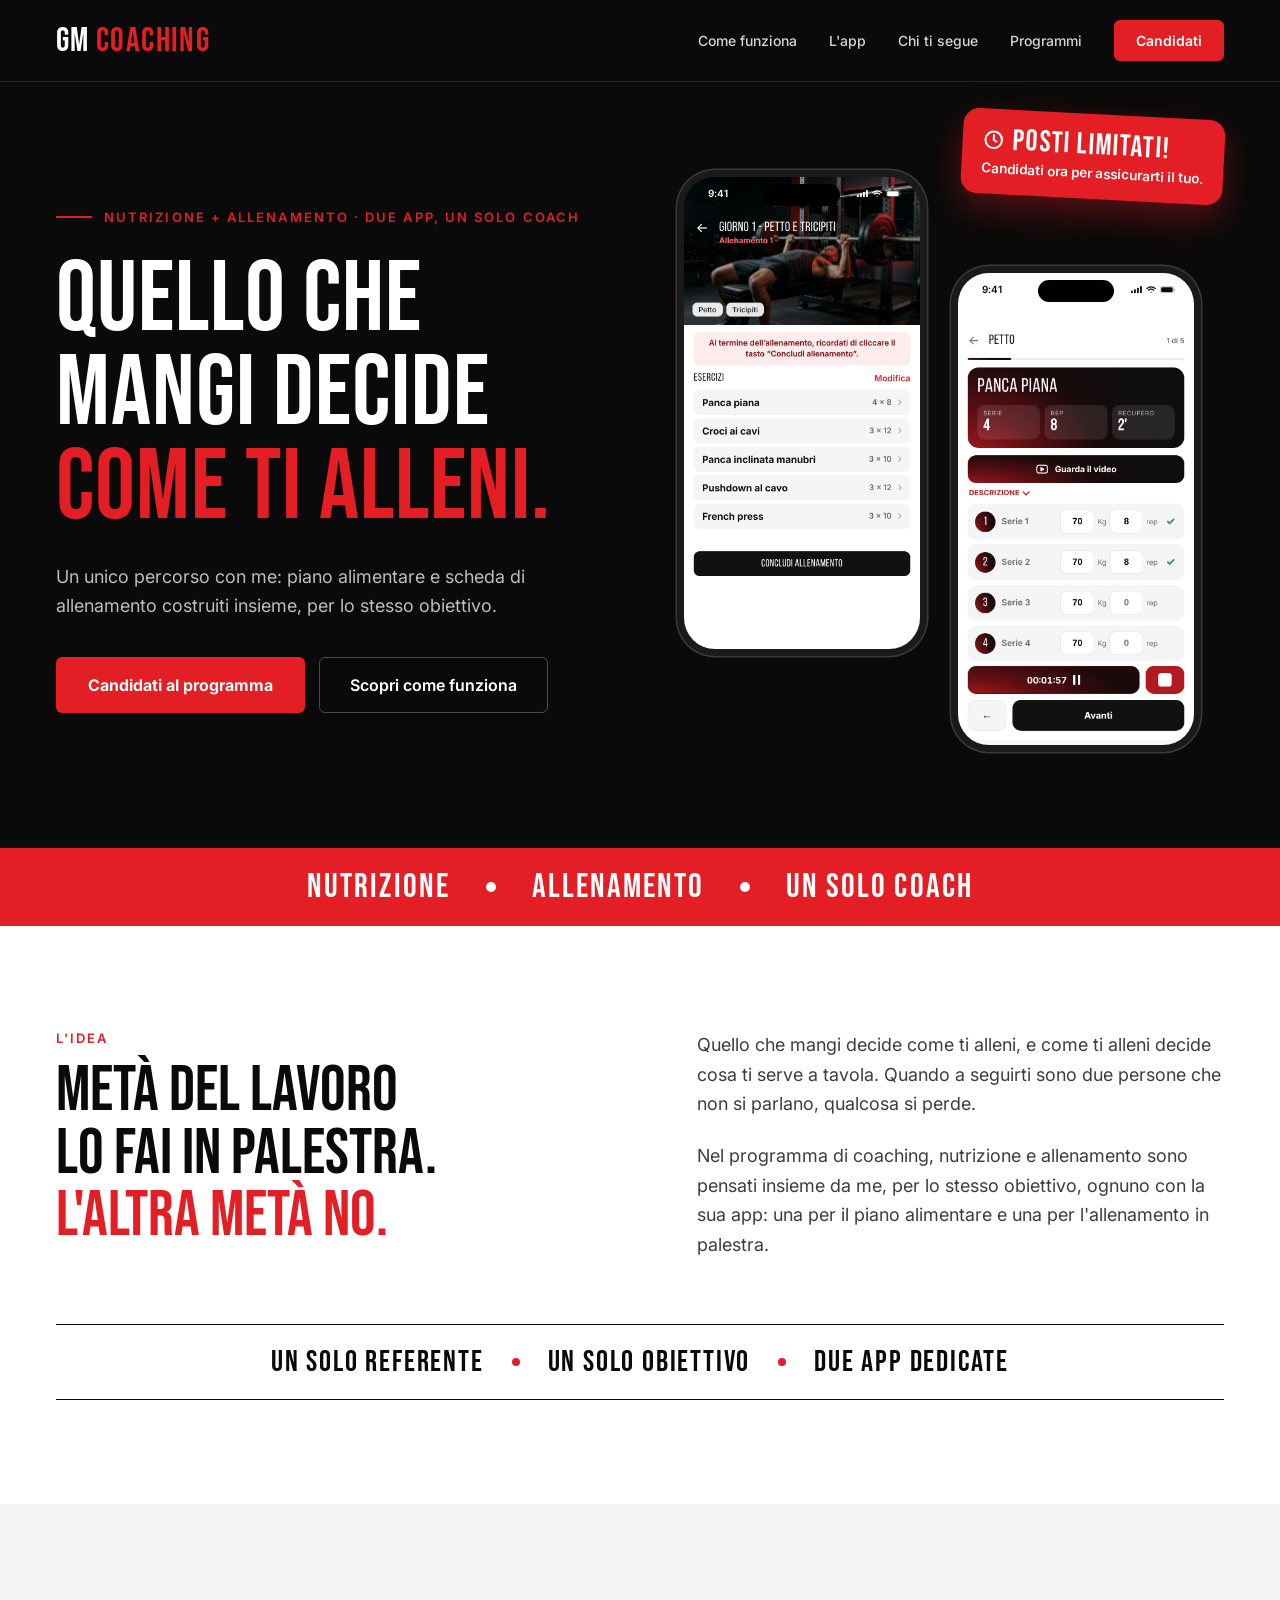
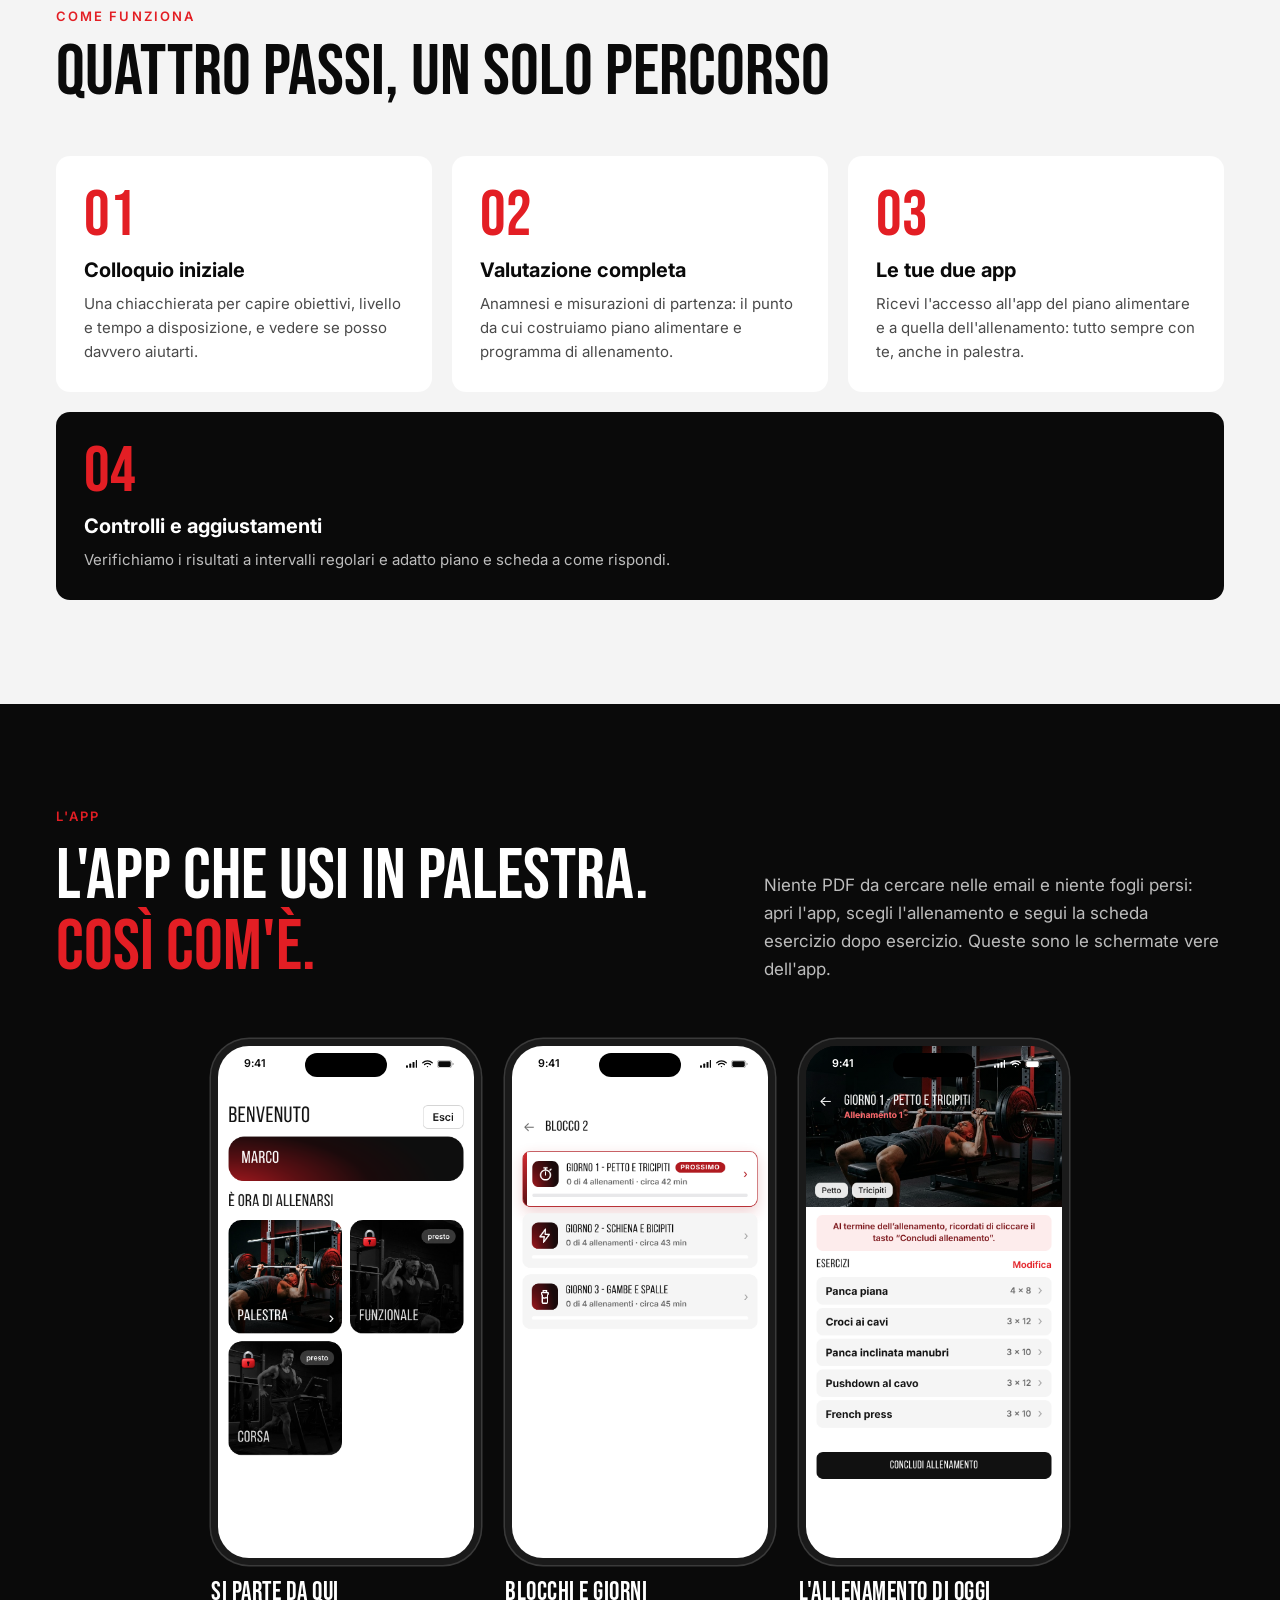
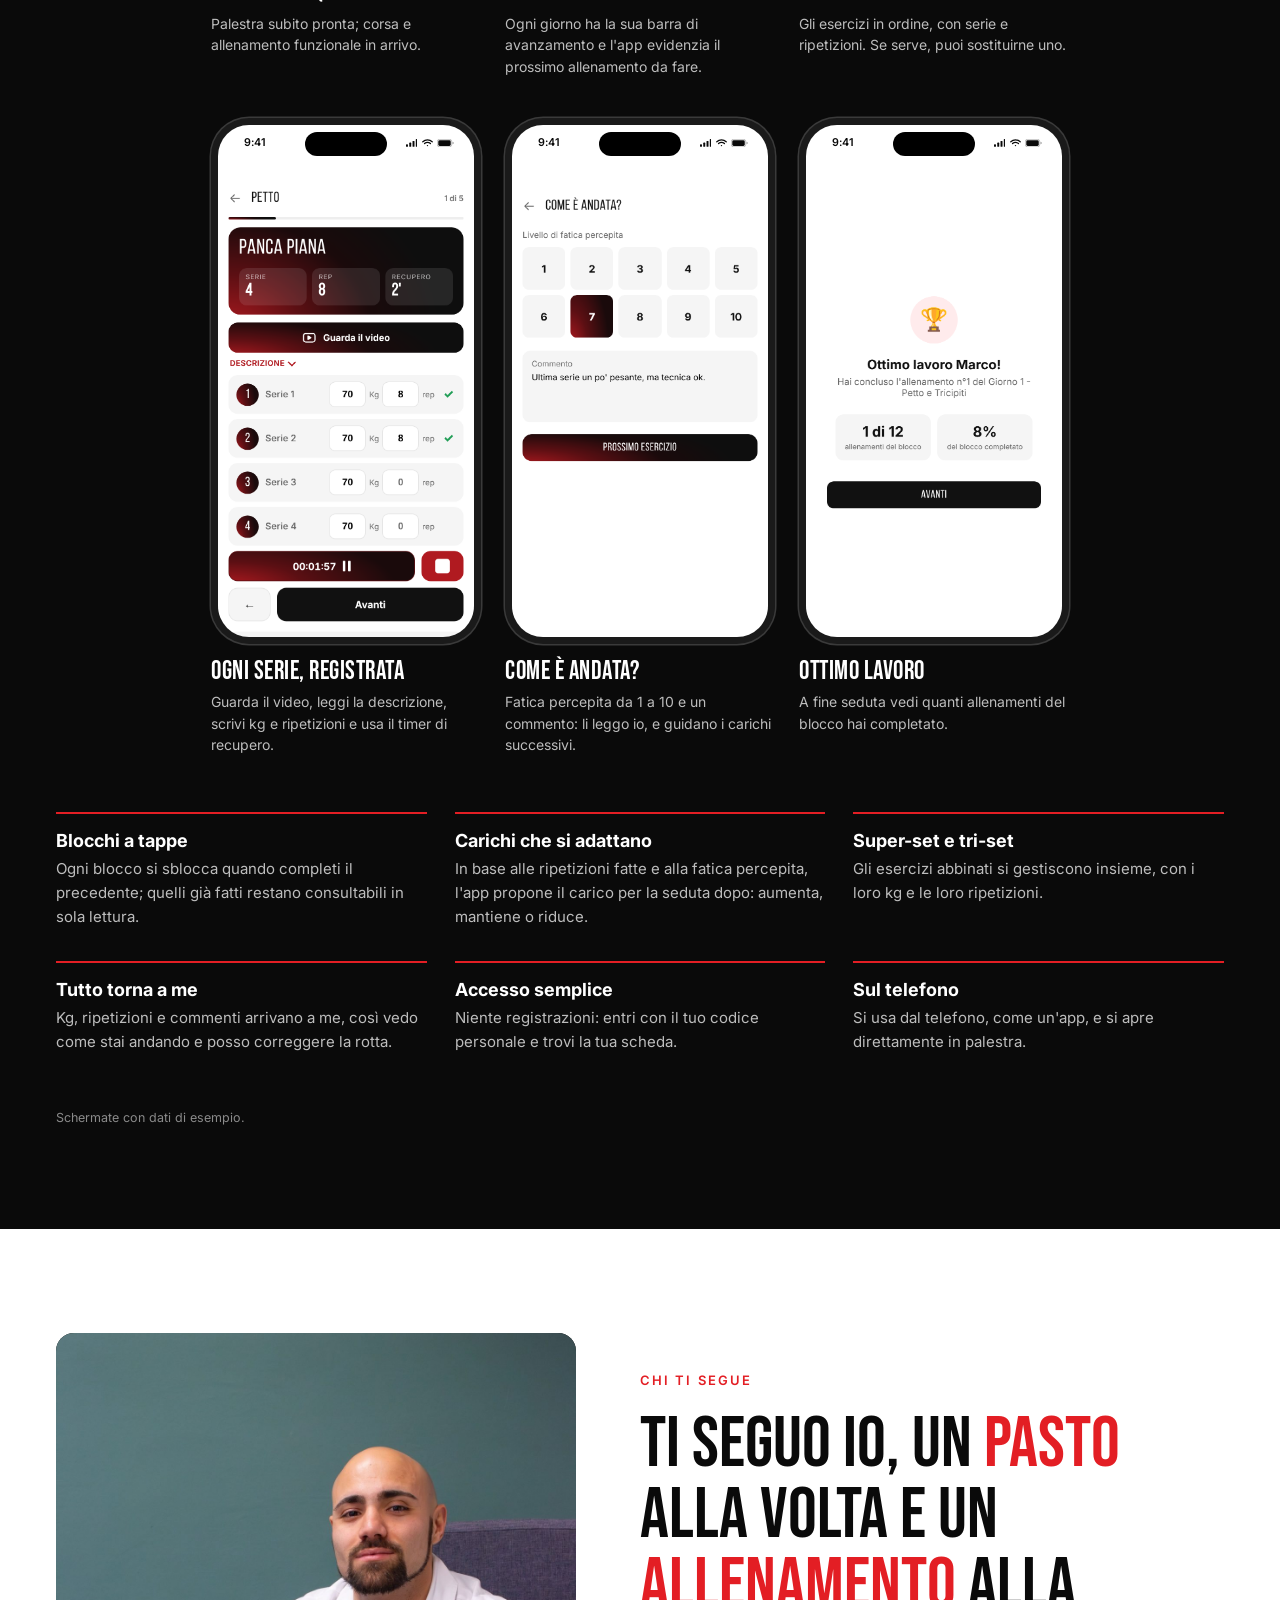
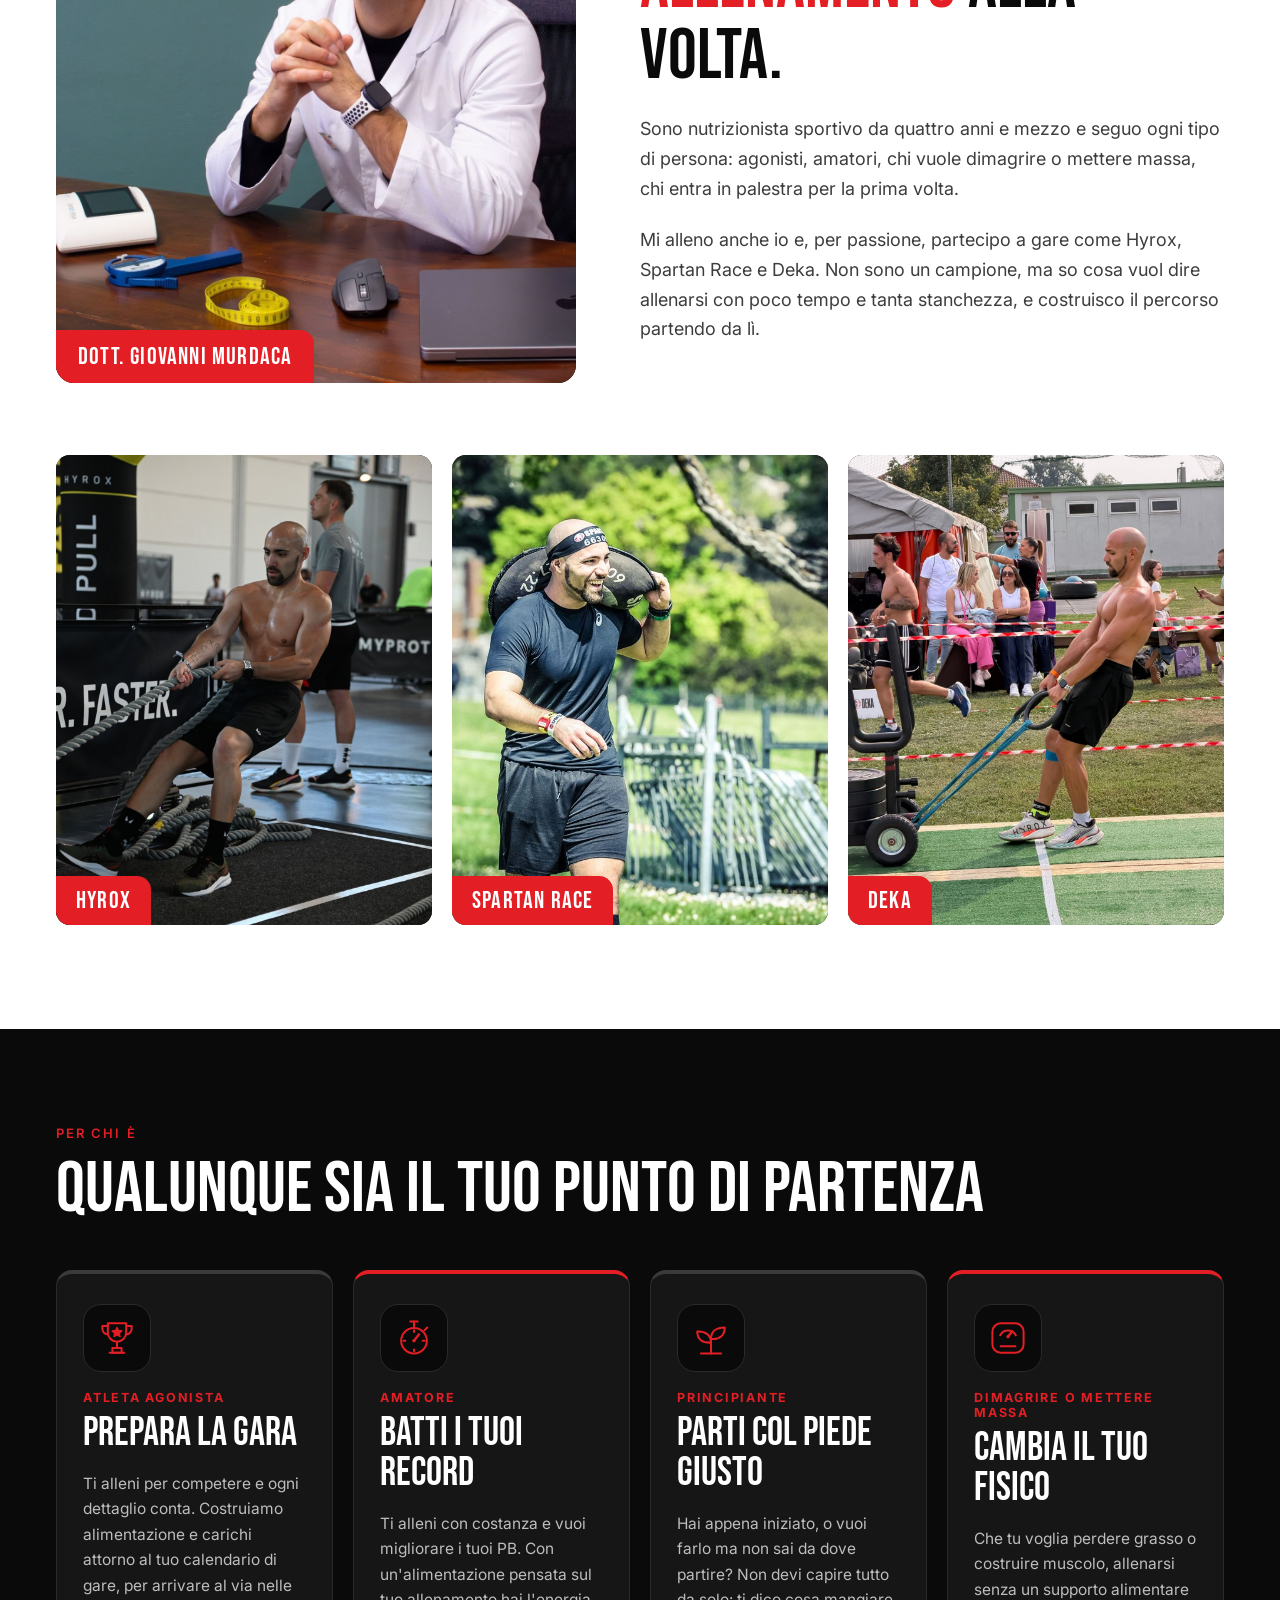
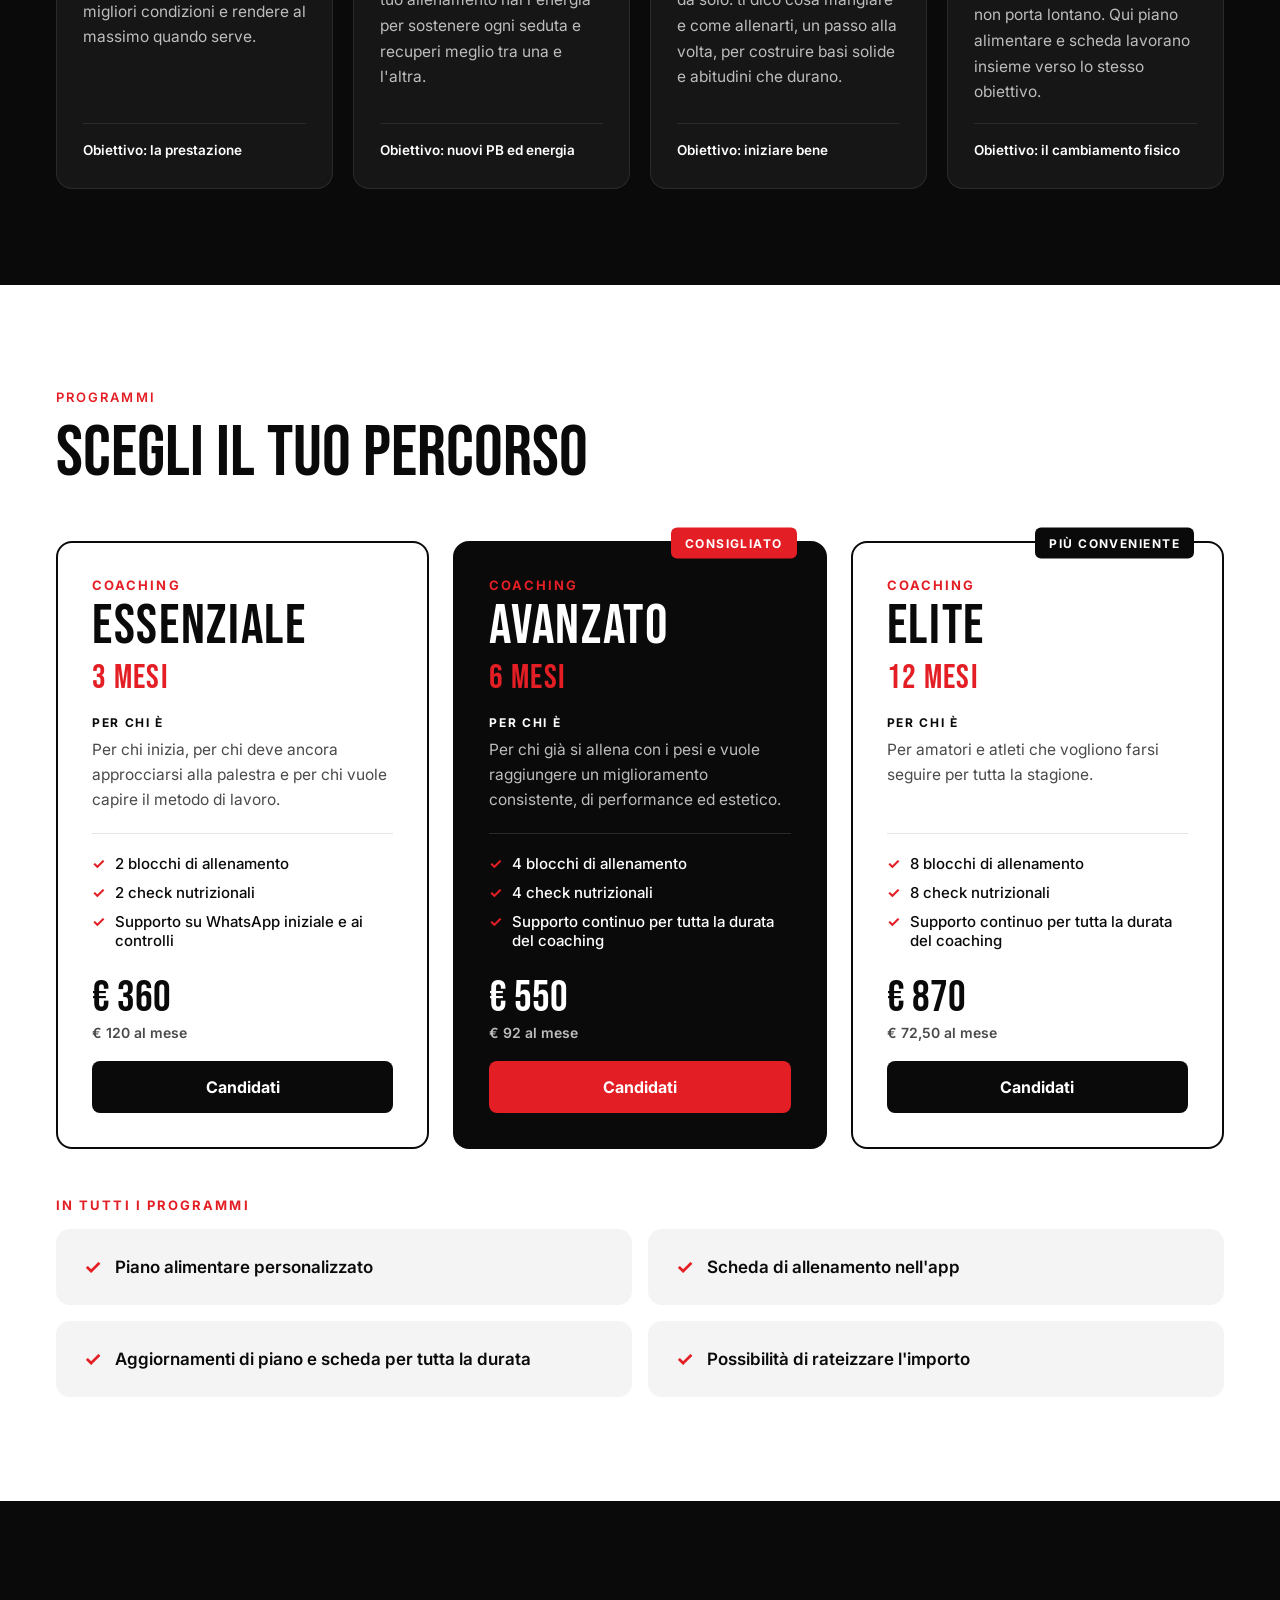
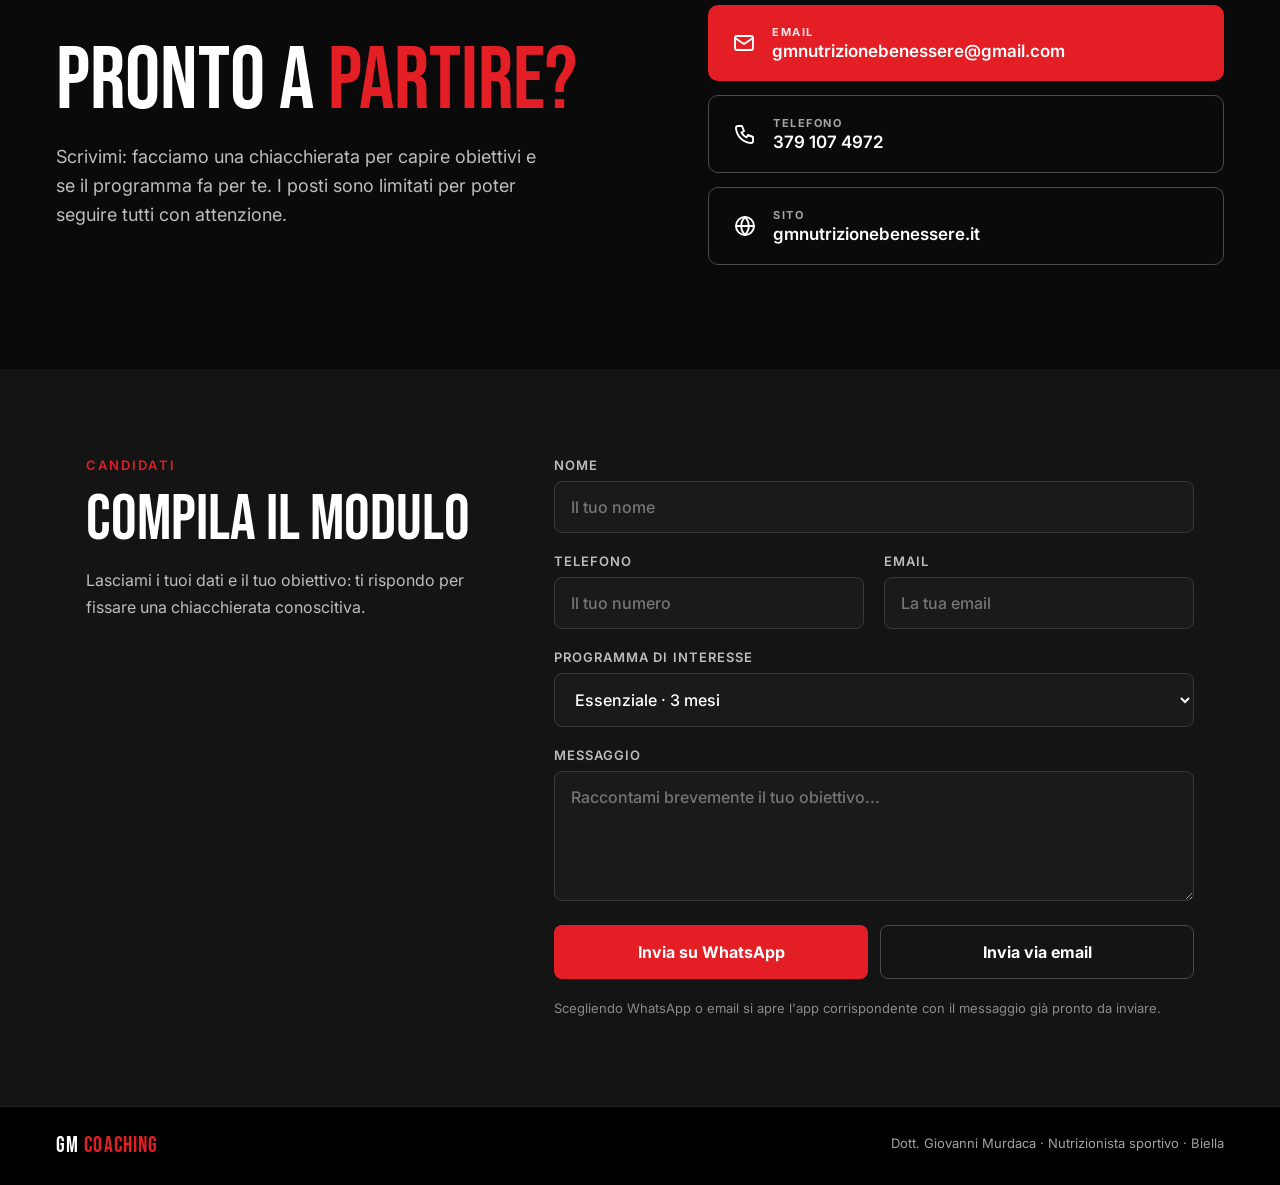
<file: coaching/index.html>
<!doctype html>
<html lang="it">
<head>
<meta charset="utf-8">
<meta name="viewport" content="width=device-width, initial-scale=1">
<title>GM Coaching · Nutrizione e Allenamento</title>
<meta name="description" content="Programma di coaching che unisce nutrizione e allenamento: piano alimentare e scheda nell'app, un solo coach. Dott. Giovanni Murdaca.">
<link rel="preconnect" href="https://fonts.googleapis.com">
<link rel="preconnect" href="https://fonts.gstatic.com" crossorigin>

<link rel="stylesheet" href="https://fonts.googleapis.com/css2?family=Bebas+Neue&family=Inter:wght@400;500;600;700&display=swap">
<style>
html{scroll-behavior:smooth}
body{margin:0;background:#0A0A0A}
a{text-decoration:none}
@media (max-width: 760px){ .gara-grid{ grid-template-columns: repeat(2, minmax(0, 1fr)) !important; } .prog-grid, .inc-grid{ grid-template-columns: minmax(0, 1fr) !important; } }
@media (min-width: 761px){ .prog-grid{ grid-auto-rows: auto; row-gap: 0 !important; } .prog-card{ display: grid !important; grid-row: span 5; grid-template-rows: subgrid; row-gap: 20px; } }
@media (max-width: 1100px){ .chi-grid{ grid-template-columns: repeat(2, minmax(0, 1fr)) !important; } }
@media (max-width: 600px){ .chi-grid{ grid-template-columns: minmax(0, 1fr) !important; } }
@media (max-width: 640px){
 header{padding:14px 20px 18px !important;gap:0 !important;position:relative !important}
 header > a > span{font-size:28px !important}
 header nav{width:100% !important;margin-top:16px !important;gap:8px 18px !important;font-size:13px !important}
 header nav a[href="#candidati"]{position:absolute !important;top:12px;right:20px;padding:9px 16px !important;font-size:13px !important}
 section{padding:52px 20px !important;gap:32px !important}
 section#top{padding:36px 20px 52px !important;gap:28px !important}
 section[style*="22px 56px"]{padding:16px 20px !important;font-size:20px !important;gap:10px 18px !important}
 section[style*="22px 56px"] span[style*="width:10px"]{width:7px !important;height:7px !important}
 footer{padding:22px 20px !important}
 h1{font-size:58px !important}
 h2{font-size:40px !important;line-height:1 !important}
 #candidati h2{font-size:50px !important}
 section#top div[style*="gap: 28px"]{gap:22px !important}
 .pill-line > span{flex:none !important}
 .pill-line{font-size:27px !important;padding:26px 0 !important;gap:14px !important;flex-direction:column !important;flex-wrap:nowrap !important;margin-top:16px !important}
 div[style*="font-size: 64px"]{font-size:44px !important}
 div[style*="font-size: 40px; line-height: 1"]{font-size:34px !important}
 .prog-card{padding:26px 22px !important}
 .prog-card div[style*="font-size: 56px"]{font-size:46px !important}
 div[style*="flex: 1 1 540px"]{flex:1 1 100% !important;gap:12px !important}
 div[style*="flex: 1 1 540px"] > a{position:static !important;flex:1 1 100% !important;max-width:none !important;transform:rotate(-1.5deg) !important;margin:26px 0 34px !important}
 div[style*="flex: 1 1 540px"] > div[style*="width:250px"]{width:calc(50% - 6px) !important}
 div[style*="flex: 1 1 540px"] > div[style*="margin-top:96px"]{width:calc(50% - 6px) !important;margin-top:36px !important}
 div[style*="flex: 1 1 540px"] > div[style*="margin-top:96px"] > div{width:100% !important}
 .app-grid{gap:48px 14px !important}
 .app-grid > figure{gap:24px !important}
 .app-grid figcaption > div:last-child{margin-top:8px !important}
 .app-grid > figure{flex:0 0 calc(50% - 7px) !important;max-width:none !important}
 img[alt="Hyrox"],img[alt="Spartan Race"],img[alt="Deka"]{aspect-ratio:4 / 3 !important}
 div[style*="flex:1 1 280px"]{flex:1 1 100% !important}
 a[href^="mailto"]{padding:18px 18px !important;gap:12px !important}
 a[href^="mailto"] > div{min-width:0}
 a[href^="mailto"] > div > div:last-child{font-size:16px !important;overflow-wrap:anywhere}
 .prog-grid{gap:34px 24px !important}
 form{gap:16px !important}
}
</style>

</head>
<body>

<div style="width: 100%; max-width: 1440px; margin: 0 auto; background: #ffffff; font-family: 'Inter', sans-serif; color: #0A0A0A; overflow: hidden">

<!-- NAV -->
<header style="background: #0A0A0A; display: flex; flex-wrap: wrap; align-items: center; justify-content: space-between; gap: 16px; padding: 20px 56px; border-bottom: 1px solid #262626">
<a href="#top" style="display: flex; align-items: baseline; gap: 10px; color: #ffffff">
<span style="font-family: 'Bebas Neue', sans-serif; font-size: 34px; letter-spacing: 0.04em; line-height: 1">GM <span style="color: #E31E24">COACHING</span></span>
</a>
<nav style="display: flex; flex-wrap: wrap; align-items: center; gap: 32px; font-size: 14px; font-weight: 500">
<a href="#come-funziona" style="color: #D4D4D4">Come funziona</a>
<a href="#app" style="color: #D4D4D4">L'app</a>
<a href="#chi-sono" style="color: #D4D4D4">Chi ti segue</a>
<a href="#piani" style="color: #D4D4D4">Programmi</a>
<a href="#candidati" style="background: #E31E24; color: #ffffff; font-weight: 600; padding: 12px 22px; border-radius: 6px">Candidati</a>
</nav>
</header>

<!-- HERO -->
<section id="top" style="background: #0A0A0A; color: #ffffff; display: flex; flex-wrap: wrap; align-items: center; gap: 48px; padding: 88px 56px 96px">
<div style="flex: 1 1 520px; min-width: 0; display: flex; flex-direction: column; gap: 28px">
<div style="display: flex; align-items: center; gap: 12px; font-size: 13px; font-weight: 600; letter-spacing: 0.16em; text-transform: uppercase; color: #E31E24"><span style="width: 36px; height: 2px; background: #E31E24; display: block"></span>Nutrizione + allenamento · due app, un solo coach</div>
<h1 style="margin: 0; font-family: 'Bebas Neue', sans-serif; font-weight: 400; font-size: 100px; line-height: 0.94; letter-spacing: 0.01em">Quello che<br>mangi decide<br><span style="color: #E31E24">come ti alleni.</span></h1>
<p style="margin: 0; max-width: 520px; font-size: 18px; line-height: 1.6; color: #BDBDBD">Un unico percorso con me: piano alimentare e scheda di allenamento costruiti insieme, per lo stesso obiettivo.</p>
<div style="display: flex; flex-wrap: wrap; gap: 14px; margin-top: 8px">
<a href="#candidati" style="background: #E31E24; color: #ffffff; font-weight: 700; font-size: 16px; padding: 18px 32px; border-radius: 6px">Candidati al programma</a>
<a href="#come-funziona" style="color: #ffffff; font-weight: 600; font-size: 16px; padding: 17px 30px; border-radius: 6px; border: 1.5px solid #4A4A4A">Scopri come funziona</a>
</div>
</div>

<!-- phone hero -->
<div style="flex: 1 1 540px; position: relative; display: flex; flex-wrap: wrap; justify-content: center; align-items: flex-start; gap: 24px"><a href="#modulo" style="position:absolute;top:-56px;right:0;z-index:5;max-width:230px;background:#E31E24;color:#ffffff;border-radius:16px;padding:16px 20px;box-shadow:0 14px 34px rgba(227,30,36,0.35);display:flex;flex-direction:column;gap:4px;transform:rotate(3deg)"><span style="display:flex;align-items:center;gap:8px;font-family:'Bebas Neue',sans-serif;font-size:30px;letter-spacing:0.04em;line-height:1"><svg width="22" height="22" viewBox="0 0 24 24" fill="none" stroke="#ffffff" stroke-width="2.2" stroke-linecap="round" stroke-linejoin="round" aria-hidden="true" style="flex:none"><circle cx="12" cy="12" r="9"/><path d="M12 7v5l3 2"/></svg>Posti limitati!</span><span style="font-size:13.5px;font-weight:600;line-height:1.4">Candidati ora per assicurarti il tuo.</span></a><div style="width:250px;max-width:100%;flex:none;background:#1A1A1A;border-radius:38px;padding:7px;box-sizing:border-box;box-shadow:0 0 0 1.5px #3A3A3A;position:relative"><div aria-hidden="true" style="position:absolute;top:7px;left:7px;right:7px;height:calc((100% - 14px) * 0.0692);container-type:inline-size;pointer-events:none;z-index:3;color:#ffffff"><div style="position:absolute;left:10cqw;top:0;height:100%;display:flex;align-items:center;font:600 4.2cqw 'Inter',sans-serif;letter-spacing:0.01em">9:41</div><div style="position:absolute;left:50%;top:2.8cqw;width:32.3cqw;height:9.5cqw;margin-left:-16.15cqw;background:#000;border-radius:999px"></div><div style="position:absolute;right:8cqw;top:0;height:100%;display:flex;align-items:center;gap:1.6cqw"><svg viewBox="0 0 18 12" style="width:4.6cqw;height:auto;display:block" fill="#ffffff"><rect x="0" y="8" width="3" height="4" rx="1"/><rect x="5" y="5.5" width="3" height="6.5" rx="1"/><rect x="10" y="3" width="3" height="9" rx="1"/><rect x="15" y="0" width="3" height="12" rx="1"/></svg><svg viewBox="0 0 17 12" style="width:4.3cqw;height:auto;display:block" fill="none" stroke="#ffffff" stroke-width="1.9" stroke-linecap="round"><path d="M1.2 4.3a10.8 10.8 0 0 1 14.6 0"/><path d="M3.9 7.1a7 7 0 0 1 9.2 0"/><circle cx="8.5" cy="10.2" r="1.1" fill="#ffffff" stroke="none"/></svg><svg viewBox="0 0 27 13" style="width:6.6cqw;height:auto;display:block"><rect x="0.5" y="0.5" width="23" height="12" rx="3.5" fill="none" stroke="#ffffff" stroke-opacity="0.4"/><rect x="2" y="2" width="20" height="9" rx="2.2" fill="#ffffff"/><path d="M25 4.5v4c.9-.3 1.6-1.2 1.6-2s-.7-1.7-1.6-2z" fill="#ffffff" fill-opacity="0.5"/></svg></div></div><div style="position:relative;width:100%;aspect-ratio:390 / 780;border-radius:31px;overflow:hidden;background:#0A0A0A"><div style="position:relative;width:100%;aspect-ratio:780 / 488;background:#0A0A0A;overflow:hidden"><img src="/coaching/img/petto.jpg" alt="" style="position:absolute;top:0;left:0;width:100%;height:100%;object-fit:cover;object-position:center;display:block"><div style="position:absolute;top:0;left:0;width:100%;height:100%;background:linear-gradient(rgba(0,0,0,0.25),rgba(0,0,0,0.35))"></div><img src="/coaching/img/app-elenco-testata.png?v=2" alt="" style="position:absolute;top:0;left:0;width:100%;height:100%;display:block"></div><img src="/coaching/img/app-elenco.png?v=2" alt="Elenco degli esercizi della seduta: Giorno 1, Allenamento 1, Petto e Tricipiti" style="width:100%;height:auto;display:block"></div></div><div style="margin-top:96px;display:flex;flex:none;max-width:100%"><div style="width:250px;max-width:100%;flex:none;background:#1A1A1A;border-radius:38px;padding:7px;box-sizing:border-box;box-shadow:0 0 0 1.5px #3A3A3A;position:relative"><div aria-hidden="true" style="position:absolute;top:7px;left:7px;right:7px;height:calc((100% - 14px) * 0.0692);container-type:inline-size;pointer-events:none;z-index:3;color:#0A0A0A"><div style="position:absolute;left:10cqw;top:0;height:100%;display:flex;align-items:center;font:600 4.2cqw 'Inter',sans-serif;letter-spacing:0.01em">9:41</div><div style="position:absolute;left:50%;top:2.8cqw;width:32.3cqw;height:9.5cqw;margin-left:-16.15cqw;background:#000;border-radius:999px"></div><div style="position:absolute;right:8cqw;top:0;height:100%;display:flex;align-items:center;gap:1.6cqw"><svg viewBox="0 0 18 12" style="width:4.6cqw;height:auto;display:block" fill="#0A0A0A"><rect x="0" y="8" width="3" height="4" rx="1"/><rect x="5" y="5.5" width="3" height="6.5" rx="1"/><rect x="10" y="3" width="3" height="9" rx="1"/><rect x="15" y="0" width="3" height="12" rx="1"/></svg><svg viewBox="0 0 17 12" style="width:4.3cqw;height:auto;display:block" fill="none" stroke="#0A0A0A" stroke-width="1.9" stroke-linecap="round"><path d="M1.2 4.3a10.8 10.8 0 0 1 14.6 0"/><path d="M3.9 7.1a7 7 0 0 1 9.2 0"/><circle cx="8.5" cy="10.2" r="1.1" fill="#0A0A0A" stroke="none"/></svg><svg viewBox="0 0 27 13" style="width:6.6cqw;height:auto;display:block"><rect x="0.5" y="0.5" width="23" height="12" rx="3.5" fill="none" stroke="#0A0A0A" stroke-opacity="0.4"/><rect x="2" y="2" width="20" height="9" rx="2.2" fill="#0A0A0A"/><path d="M25 4.5v4c.9-.3 1.6-1.2 1.6-2s-.7-1.7-1.6-2z" fill="#0A0A0A" fill-opacity="0.5"/></svg></div></div><img src="/coaching/img/app-dettaglio.png?v=2" alt="Dettaglio di un esercizio con video, serie, kg e ripetizioni" style="width:100%;aspect-ratio:390 / 780;object-fit:cover;object-position:top;display:block;border-radius:31px"></div></div></div>
</section>

<!-- STRIP -->
<section style="background: #E31E24; color: #ffffff; display: flex; flex-wrap: wrap; align-items: center; justify-content: center; gap: 16px 36px; padding: 22px 56px; font-family: 'Bebas Neue', sans-serif; font-size: 34px; letter-spacing: 0.06em; line-height: 1"><span>Nutrizione</span><span style="width:10px;height:10px;border-radius:50%;background:#ffffff;display:block;flex:none"></span><span>Allenamento</span><span style="width:10px;height:10px;border-radius:50%;background:#ffffff;display:block;flex:none"></span><span>Un solo coach</span></section>

<!-- IDEA -->
<section style="padding: 104px 56px; display: flex; flex-wrap: wrap; gap: 56px; align-items: flex-start">
<div style="flex: 1.15 1 440px; min-width: 0">
<div style="font-size: 13px; font-weight: 600; letter-spacing: 0.16em; text-transform: uppercase; color: #E31E24">L'idea</div>
<h2 style="margin: 14px 0 0; font-family: 'Bebas Neue', sans-serif; font-weight: 400; font-size: 64px; line-height: 0.98">Metà del lavoro<br>lo fai in palestra.<br><span style="color: #E31E24">L'altra metà no.</span></h2>
</div>
<div style="flex: 1 1 400px; min-width: 0; display: flex; flex-direction: column; gap: 22px; font-size: 18px; line-height: 1.65; color: #3D3D3D">
<p style="margin: 0">Quello che mangi decide come ti alleni, e come ti alleni decide cosa ti serve a tavola. Quando a seguirti sono due persone che non si parlano, qualcosa si perde.</p>
<p style="margin: 0">Nel programma di coaching, nutrizione e allenamento sono pensati insieme da me, per lo stesso obiettivo, ognuno con la sua app: una per il piano alimentare e una per l'allenamento in palestra.</p>
</div>
<div class="pill-line" style="flex:1 1 100%;min-width:0;border-top:1.5px solid #0A0A0A;border-bottom:1.5px solid #0A0A0A;margin-top:8px;padding:22px 0;display:flex;flex-wrap:wrap;align-items:center;justify-content:center;gap:12px 28px;font-family:'Bebas Neue',sans-serif;font-size:30px;line-height:1;letter-spacing:0.06em;text-transform:uppercase"><span>Un solo referente</span><span style="width:8px;height:8px;border-radius:50%;background:#E31E24;display:block;flex:none"></span><span>Un solo obiettivo</span><span style="width:8px;height:8px;border-radius:50%;background:#E31E24;display:block;flex:none"></span><span>Due app dedicate</span></div>
</section>

<!-- COME FUNZIONA -->
<section id="come-funziona" style="background: #F4F4F4; padding: 104px 56px">
<div style="font-size: 13px; font-weight: 600; letter-spacing: 0.16em; text-transform: uppercase; color: #E31E24">Come funziona</div>
<h2 style="margin: 14px 0 48px; font-family: 'Bebas Neue', sans-serif; font-weight: 400; font-size: 72px; line-height: 0.98">Quattro passi, un solo percorso</h2>
<div style="display: flex; flex-wrap: wrap; gap: 20px">
<div style="flex: 1 1 240px; background: #ffffff; border-radius: 14px; padding: 28px; display: flex; flex-direction: column; gap: 10px">
<div style="font-family: 'Bebas Neue', sans-serif; font-size: 64px; line-height: 1; color: #E31E24">01</div>
<div style="font-size: 20px; font-weight: 700">Colloquio iniziale</div>
<div style="font-size: 15px; line-height: 1.6; color: #4A4A4A">Una chiacchierata per capire obiettivi, livello e tempo a disposizione, e vedere se posso davvero aiutarti.</div>
</div>
<div style="flex: 1 1 240px; background: #ffffff; border-radius: 14px; padding: 28px; display: flex; flex-direction: column; gap: 10px">
<div style="font-family: 'Bebas Neue', sans-serif; font-size: 64px; line-height: 1; color: #E31E24">02</div>
<div style="font-size: 20px; font-weight: 700">Valutazione completa</div>
<div style="font-size: 15px; line-height: 1.6; color: #4A4A4A">Anamnesi e misurazioni di partenza: il punto da cui costruiamo piano alimentare e programma di allenamento.</div>
</div>
<div style="flex: 1 1 240px; background: #ffffff; border-radius: 14px; padding: 28px; display: flex; flex-direction: column; gap: 10px">
<div style="font-family: 'Bebas Neue', sans-serif; font-size: 64px; line-height: 1; color: #E31E24">03</div>
<div style="font-size: 20px; font-weight: 700">Le tue due app</div>
<div style="font-size: 15px; line-height: 1.6; color: #4A4A4A">Ricevi l'accesso all'app del piano alimentare e a quella dell'allenamento: tutto sempre con te, anche in palestra.</div>
</div>
<div style="flex: 1 1 240px; background: #0A0A0A; color: #ffffff; border-radius: 14px; padding: 28px; display: flex; flex-direction: column; gap: 10px">
<div style="font-family: 'Bebas Neue', sans-serif; font-size: 64px; line-height: 1; color: #E31E24">04</div>
<div style="font-size: 20px; font-weight: 700">Controlli e aggiustamenti</div>
<div style="font-size: 15px; line-height: 1.6; color: #BDBDBD">Verifichiamo i risultati a intervalli regolari e adatto piano e scheda a come rispondi.</div>
</div>
</div>
</section>

<!-- APP -->
<section id="app" style="background:#0A0A0A;color:#ffffff;padding:104px 56px;display:flex;flex-direction:column;gap:56px">
<div style="display:flex;flex-wrap:wrap;gap:32px 56px;align-items:flex-end;justify-content:space-between">
<div style="flex:1 1 480px;min-width:0;display:flex;flex-direction:column;gap:18px">
<div style="font-size:13px;font-weight:600;letter-spacing:0.16em;text-transform:uppercase;color:#E31E24">L'app</div>
<h2 style="margin:0;font-family:'Bebas Neue',sans-serif;font-weight:400;font-size:72px;line-height:0.98">L'app che usi in palestra.<br><span style="color:#E31E24">Così com'è.</span></h2>
</div>
<p style="flex:1 1 360px;max-width:460px;margin:0;font-size:17px;line-height:1.65;color:#BDBDBD">Niente PDF da cercare nelle email e niente fogli persi: apri l'app, scegli l'allenamento e segui la scheda esercizio dopo esercizio. Queste sono le schermate vere dell'app.</p>
</div>
<div class="app-grid" style="display:flex;flex-wrap:wrap;gap:40px 24px;justify-content:center;max-width:870px;margin:0 auto"><figure style="margin:0;flex:1 1 220px;max-width:270px;display:flex;flex-direction:column;gap:14px"><div style="width:100%;background:#1A1A1A;border-radius:38px;padding:7px;box-sizing:border-box;box-shadow:0 0 0 1.5px #3A3A3A;position:relative"><div aria-hidden="true" style="position:absolute;top:7px;left:7px;right:7px;height:calc((100% - 14px) * 0.0692);container-type:inline-size;pointer-events:none;z-index:3;color:#0A0A0A"><div style="position:absolute;left:10cqw;top:0;height:100%;display:flex;align-items:center;font:600 4.2cqw 'Inter',sans-serif;letter-spacing:0.01em">9:41</div><div style="position:absolute;left:50%;top:2.8cqw;width:32.3cqw;height:9.5cqw;margin-left:-16.15cqw;background:#000;border-radius:999px"></div><div style="position:absolute;right:8cqw;top:0;height:100%;display:flex;align-items:center;gap:1.6cqw"><svg viewBox="0 0 18 12" style="width:4.6cqw;height:auto;display:block" fill="#0A0A0A"><rect x="0" y="8" width="3" height="4" rx="1"/><rect x="5" y="5.5" width="3" height="6.5" rx="1"/><rect x="10" y="3" width="3" height="9" rx="1"/><rect x="15" y="0" width="3" height="12" rx="1"/></svg><svg viewBox="0 0 17 12" style="width:4.3cqw;height:auto;display:block" fill="none" stroke="#0A0A0A" stroke-width="1.9" stroke-linecap="round"><path d="M1.2 4.3a10.8 10.8 0 0 1 14.6 0"/><path d="M3.9 7.1a7 7 0 0 1 9.2 0"/><circle cx="8.5" cy="10.2" r="1.1" fill="#0A0A0A" stroke="none"/></svg><svg viewBox="0 0 27 13" style="width:6.6cqw;height:auto;display:block"><rect x="0.5" y="0.5" width="23" height="12" rx="3.5" fill="none" stroke="#0A0A0A" stroke-opacity="0.4"/><rect x="2" y="2" width="20" height="9" rx="2.2" fill="#0A0A0A"/><path d="M25 4.5v4c.9-.3 1.6-1.2 1.6-2s-.7-1.7-1.6-2z" fill="#0A0A0A" fill-opacity="0.5"/></svg></div></div><img src="/coaching/img/app-categorie.png?v=2" alt="Schermata iniziale con le categorie di allenamento" style="width:100%;aspect-ratio:390 / 780;object-fit:cover;object-position:top;display:block;border-radius:31px"></div><figcaption><div style="font-family:'Bebas Neue',sans-serif;font-size:26px;line-height:1.05;letter-spacing:0.02em">Si parte da qui</div><div style="font-size:14px;line-height:1.55;color:#BDBDBD;margin-top:6px">Palestra subito pronta; corsa e allenamento funzionale in arrivo.</div></figcaption></figure><figure style="margin:0;flex:1 1 220px;max-width:270px;display:flex;flex-direction:column;gap:14px"><div style="width:100%;background:#1A1A1A;border-radius:38px;padding:7px;box-sizing:border-box;box-shadow:0 0 0 1.5px #3A3A3A;position:relative"><div aria-hidden="true" style="position:absolute;top:7px;left:7px;right:7px;height:calc((100% - 14px) * 0.0692);container-type:inline-size;pointer-events:none;z-index:3;color:#0A0A0A"><div style="position:absolute;left:10cqw;top:0;height:100%;display:flex;align-items:center;font:600 4.2cqw 'Inter',sans-serif;letter-spacing:0.01em">9:41</div><div style="position:absolute;left:50%;top:2.8cqw;width:32.3cqw;height:9.5cqw;margin-left:-16.15cqw;background:#000;border-radius:999px"></div><div style="position:absolute;right:8cqw;top:0;height:100%;display:flex;align-items:center;gap:1.6cqw"><svg viewBox="0 0 18 12" style="width:4.6cqw;height:auto;display:block" fill="#0A0A0A"><rect x="0" y="8" width="3" height="4" rx="1"/><rect x="5" y="5.5" width="3" height="6.5" rx="1"/><rect x="10" y="3" width="3" height="9" rx="1"/><rect x="15" y="0" width="3" height="12" rx="1"/></svg><svg viewBox="0 0 17 12" style="width:4.3cqw;height:auto;display:block" fill="none" stroke="#0A0A0A" stroke-width="1.9" stroke-linecap="round"><path d="M1.2 4.3a10.8 10.8 0 0 1 14.6 0"/><path d="M3.9 7.1a7 7 0 0 1 9.2 0"/><circle cx="8.5" cy="10.2" r="1.1" fill="#0A0A0A" stroke="none"/></svg><svg viewBox="0 0 27 13" style="width:6.6cqw;height:auto;display:block"><rect x="0.5" y="0.5" width="23" height="12" rx="3.5" fill="none" stroke="#0A0A0A" stroke-opacity="0.4"/><rect x="2" y="2" width="20" height="9" rx="2.2" fill="#0A0A0A"/><path d="M25 4.5v4c.9-.3 1.6-1.2 1.6-2s-.7-1.7-1.6-2z" fill="#0A0A0A" fill-opacity="0.5"/></svg></div></div><img src="/coaching/img/app-giorni.png?v=2" alt="Elenco dei giorni di allenamento del blocco" style="width:100%;aspect-ratio:390 / 780;object-fit:cover;object-position:top;display:block;border-radius:31px"></div><figcaption><div style="font-family:'Bebas Neue',sans-serif;font-size:26px;line-height:1.05;letter-spacing:0.02em">Blocchi e giorni</div><div style="font-size:14px;line-height:1.55;color:#BDBDBD;margin-top:6px">Ogni giorno ha la sua barra di avanzamento e l'app evidenzia il prossimo allenamento da fare.</div></figcaption></figure><figure style="margin:0;flex:1 1 220px;max-width:270px;display:flex;flex-direction:column;gap:14px"><div style="width:100%;background:#1A1A1A;border-radius:38px;padding:7px;box-sizing:border-box;box-shadow:0 0 0 1.5px #3A3A3A;position:relative"><div aria-hidden="true" style="position:absolute;top:7px;left:7px;right:7px;height:calc((100% - 14px) * 0.0692);container-type:inline-size;pointer-events:none;z-index:3;color:#ffffff"><div style="position:absolute;left:10cqw;top:0;height:100%;display:flex;align-items:center;font:600 4.2cqw 'Inter',sans-serif;letter-spacing:0.01em">9:41</div><div style="position:absolute;left:50%;top:2.8cqw;width:32.3cqw;height:9.5cqw;margin-left:-16.15cqw;background:#000;border-radius:999px"></div><div style="position:absolute;right:8cqw;top:0;height:100%;display:flex;align-items:center;gap:1.6cqw"><svg viewBox="0 0 18 12" style="width:4.6cqw;height:auto;display:block" fill="#ffffff"><rect x="0" y="8" width="3" height="4" rx="1"/><rect x="5" y="5.5" width="3" height="6.5" rx="1"/><rect x="10" y="3" width="3" height="9" rx="1"/><rect x="15" y="0" width="3" height="12" rx="1"/></svg><svg viewBox="0 0 17 12" style="width:4.3cqw;height:auto;display:block" fill="none" stroke="#ffffff" stroke-width="1.9" stroke-linecap="round"><path d="M1.2 4.3a10.8 10.8 0 0 1 14.6 0"/><path d="M3.9 7.1a7 7 0 0 1 9.2 0"/><circle cx="8.5" cy="10.2" r="1.1" fill="#ffffff" stroke="none"/></svg><svg viewBox="0 0 27 13" style="width:6.6cqw;height:auto;display:block"><rect x="0.5" y="0.5" width="23" height="12" rx="3.5" fill="none" stroke="#ffffff" stroke-opacity="0.4"/><rect x="2" y="2" width="20" height="9" rx="2.2" fill="#ffffff"/><path d="M25 4.5v4c.9-.3 1.6-1.2 1.6-2s-.7-1.7-1.6-2z" fill="#ffffff" fill-opacity="0.5"/></svg></div></div><div style="position:relative;width:100%;aspect-ratio:390 / 780;border-radius:31px;overflow:hidden;background:#0A0A0A"><div style="position:relative;width:100%;aspect-ratio:780 / 488;background:#0A0A0A;overflow:hidden"><img src="/coaching/img/petto.jpg" alt="" style="position:absolute;top:0;left:0;width:100%;height:100%;object-fit:cover;object-position:center;display:block"><div style="position:absolute;top:0;left:0;width:100%;height:100%;background:linear-gradient(rgba(0,0,0,0.25),rgba(0,0,0,0.35))"></div><img src="/coaching/img/app-elenco-testata.png?v=2" alt="" style="position:absolute;top:0;left:0;width:100%;height:100%;display:block"></div><img src="/coaching/img/app-elenco.png?v=2" alt="Elenco degli esercizi della seduta: Giorno 1, Allenamento 1, Petto e Tricipiti" style="width:100%;height:auto;display:block"></div></div><figcaption><div style="font-family:'Bebas Neue',sans-serif;font-size:26px;line-height:1.05;letter-spacing:0.02em">L'allenamento di oggi</div><div style="font-size:14px;line-height:1.55;color:#BDBDBD;margin-top:6px">Gli esercizi in ordine, con serie e ripetizioni. Se serve, puoi sostituirne uno.</div></figcaption></figure><figure style="margin:0;flex:1 1 220px;max-width:270px;display:flex;flex-direction:column;gap:14px"><div style="width:100%;background:#1A1A1A;border-radius:38px;padding:7px;box-sizing:border-box;box-shadow:0 0 0 1.5px #3A3A3A;position:relative"><div aria-hidden="true" style="position:absolute;top:7px;left:7px;right:7px;height:calc((100% - 14px) * 0.0692);container-type:inline-size;pointer-events:none;z-index:3;color:#0A0A0A"><div style="position:absolute;left:10cqw;top:0;height:100%;display:flex;align-items:center;font:600 4.2cqw 'Inter',sans-serif;letter-spacing:0.01em">9:41</div><div style="position:absolute;left:50%;top:2.8cqw;width:32.3cqw;height:9.5cqw;margin-left:-16.15cqw;background:#000;border-radius:999px"></div><div style="position:absolute;right:8cqw;top:0;height:100%;display:flex;align-items:center;gap:1.6cqw"><svg viewBox="0 0 18 12" style="width:4.6cqw;height:auto;display:block" fill="#0A0A0A"><rect x="0" y="8" width="3" height="4" rx="1"/><rect x="5" y="5.5" width="3" height="6.5" rx="1"/><rect x="10" y="3" width="3" height="9" rx="1"/><rect x="15" y="0" width="3" height="12" rx="1"/></svg><svg viewBox="0 0 17 12" style="width:4.3cqw;height:auto;display:block" fill="none" stroke="#0A0A0A" stroke-width="1.9" stroke-linecap="round"><path d="M1.2 4.3a10.8 10.8 0 0 1 14.6 0"/><path d="M3.9 7.1a7 7 0 0 1 9.2 0"/><circle cx="8.5" cy="10.2" r="1.1" fill="#0A0A0A" stroke="none"/></svg><svg viewBox="0 0 27 13" style="width:6.6cqw;height:auto;display:block"><rect x="0.5" y="0.5" width="23" height="12" rx="3.5" fill="none" stroke="#0A0A0A" stroke-opacity="0.4"/><rect x="2" y="2" width="20" height="9" rx="2.2" fill="#0A0A0A"/><path d="M25 4.5v4c.9-.3 1.6-1.2 1.6-2s-.7-1.7-1.6-2z" fill="#0A0A0A" fill-opacity="0.5"/></svg></div></div><img src="/coaching/img/app-dettaglio.png?v=2" alt="Dettaglio esercizio con serie, kg, ripetizioni e timer" style="width:100%;aspect-ratio:390 / 780;object-fit:cover;object-position:top;display:block;border-radius:31px"></div><figcaption><div style="font-family:'Bebas Neue',sans-serif;font-size:26px;line-height:1.05;letter-spacing:0.02em">Ogni serie, registrata</div><div style="font-size:14px;line-height:1.55;color:#BDBDBD;margin-top:6px">Guarda il video, leggi la descrizione, scrivi kg e ripetizioni e usa il timer di recupero.</div></figcaption></figure><figure style="margin:0;flex:1 1 220px;max-width:270px;display:flex;flex-direction:column;gap:14px"><div style="width:100%;background:#1A1A1A;border-radius:38px;padding:7px;box-sizing:border-box;box-shadow:0 0 0 1.5px #3A3A3A;position:relative"><div aria-hidden="true" style="position:absolute;top:7px;left:7px;right:7px;height:calc((100% - 14px) * 0.0692);container-type:inline-size;pointer-events:none;z-index:3;color:#0A0A0A"><div style="position:absolute;left:10cqw;top:0;height:100%;display:flex;align-items:center;font:600 4.2cqw 'Inter',sans-serif;letter-spacing:0.01em">9:41</div><div style="position:absolute;left:50%;top:2.8cqw;width:32.3cqw;height:9.5cqw;margin-left:-16.15cqw;background:#000;border-radius:999px"></div><div style="position:absolute;right:8cqw;top:0;height:100%;display:flex;align-items:center;gap:1.6cqw"><svg viewBox="0 0 18 12" style="width:4.6cqw;height:auto;display:block" fill="#0A0A0A"><rect x="0" y="8" width="3" height="4" rx="1"/><rect x="5" y="5.5" width="3" height="6.5" rx="1"/><rect x="10" y="3" width="3" height="9" rx="1"/><rect x="15" y="0" width="3" height="12" rx="1"/></svg><svg viewBox="0 0 17 12" style="width:4.3cqw;height:auto;display:block" fill="none" stroke="#0A0A0A" stroke-width="1.9" stroke-linecap="round"><path d="M1.2 4.3a10.8 10.8 0 0 1 14.6 0"/><path d="M3.9 7.1a7 7 0 0 1 9.2 0"/><circle cx="8.5" cy="10.2" r="1.1" fill="#0A0A0A" stroke="none"/></svg><svg viewBox="0 0 27 13" style="width:6.6cqw;height:auto;display:block"><rect x="0.5" y="0.5" width="23" height="12" rx="3.5" fill="none" stroke="#0A0A0A" stroke-opacity="0.4"/><rect x="2" y="2" width="20" height="9" rx="2.2" fill="#0A0A0A"/><path d="M25 4.5v4c.9-.3 1.6-1.2 1.6-2s-.7-1.7-1.6-2z" fill="#0A0A0A" fill-opacity="0.5"/></svg></div></div><img src="/coaching/img/app-valutazione.png?v=2" alt="Valutazione della fatica percepita" style="width:100%;aspect-ratio:390 / 780;object-fit:cover;object-position:top;display:block;border-radius:31px"></div><figcaption><div style="font-family:'Bebas Neue',sans-serif;font-size:26px;line-height:1.05;letter-spacing:0.02em">Come è andata?</div><div style="font-size:14px;line-height:1.55;color:#BDBDBD;margin-top:6px">Fatica percepita da 1 a 10 e un commento: li leggo io, e guidano i carichi successivi.</div></figcaption></figure><figure style="margin:0;flex:1 1 220px;max-width:270px;display:flex;flex-direction:column;gap:14px"><div style="width:100%;background:#1A1A1A;border-radius:38px;padding:7px;box-sizing:border-box;box-shadow:0 0 0 1.5px #3A3A3A;position:relative"><div aria-hidden="true" style="position:absolute;top:7px;left:7px;right:7px;height:calc((100% - 14px) * 0.0692);container-type:inline-size;pointer-events:none;z-index:3;color:#0A0A0A"><div style="position:absolute;left:10cqw;top:0;height:100%;display:flex;align-items:center;font:600 4.2cqw 'Inter',sans-serif;letter-spacing:0.01em">9:41</div><div style="position:absolute;left:50%;top:2.8cqw;width:32.3cqw;height:9.5cqw;margin-left:-16.15cqw;background:#000;border-radius:999px"></div><div style="position:absolute;right:8cqw;top:0;height:100%;display:flex;align-items:center;gap:1.6cqw"><svg viewBox="0 0 18 12" style="width:4.6cqw;height:auto;display:block" fill="#0A0A0A"><rect x="0" y="8" width="3" height="4" rx="1"/><rect x="5" y="5.5" width="3" height="6.5" rx="1"/><rect x="10" y="3" width="3" height="9" rx="1"/><rect x="15" y="0" width="3" height="12" rx="1"/></svg><svg viewBox="0 0 17 12" style="width:4.3cqw;height:auto;display:block" fill="none" stroke="#0A0A0A" stroke-width="1.9" stroke-linecap="round"><path d="M1.2 4.3a10.8 10.8 0 0 1 14.6 0"/><path d="M3.9 7.1a7 7 0 0 1 9.2 0"/><circle cx="8.5" cy="10.2" r="1.1" fill="#0A0A0A" stroke="none"/></svg><svg viewBox="0 0 27 13" style="width:6.6cqw;height:auto;display:block"><rect x="0.5" y="0.5" width="23" height="12" rx="3.5" fill="none" stroke="#0A0A0A" stroke-opacity="0.4"/><rect x="2" y="2" width="20" height="9" rx="2.2" fill="#0A0A0A"/><path d="M25 4.5v4c.9-.3 1.6-1.2 1.6-2s-.7-1.7-1.6-2z" fill="#0A0A0A" fill-opacity="0.5"/></svg></div></div><img src="/coaching/img/app-fine.png?v=2" alt="Schermata di fine allenamento" style="width:100%;aspect-ratio:390 / 780;object-fit:cover;object-position:top;display:block;border-radius:31px"></div><figcaption><div style="font-family:'Bebas Neue',sans-serif;font-size:26px;line-height:1.05;letter-spacing:0.02em">Ottimo lavoro</div><div style="font-size:14px;line-height:1.55;color:#BDBDBD;margin-top:6px">A fine seduta vedi quanti allenamenti del blocco hai completato.</div></figcaption></figure></div>
<div style="display:flex;flex-wrap:wrap;gap:32px 28px"><div style="flex:1 1 300px;border-top:2px solid #E31E24;padding-top:16px"><div style="font-size:18px;font-weight:700">Blocchi a tappe</div><div style="font-size:15px;line-height:1.6;color:#BDBDBD;margin-top:6px">Ogni blocco si sblocca quando completi il precedente; quelli già fatti restano consultabili in sola lettura.</div></div><div style="flex:1 1 300px;border-top:2px solid #E31E24;padding-top:16px"><div style="font-size:18px;font-weight:700">Carichi che si adattano</div><div style="font-size:15px;line-height:1.6;color:#BDBDBD;margin-top:6px">In base alle ripetizioni fatte e alla fatica percepita, l'app propone il carico per la seduta dopo: aumenta, mantiene o riduce.</div></div><div style="flex:1 1 300px;border-top:2px solid #E31E24;padding-top:16px"><div style="font-size:18px;font-weight:700">Super-set e tri-set</div><div style="font-size:15px;line-height:1.6;color:#BDBDBD;margin-top:6px">Gli esercizi abbinati si gestiscono insieme, con i loro kg e le loro ripetizioni.</div></div><div style="flex:1 1 300px;border-top:2px solid #E31E24;padding-top:16px"><div style="font-size:18px;font-weight:700">Tutto torna a me</div><div style="font-size:15px;line-height:1.6;color:#BDBDBD;margin-top:6px">Kg, ripetizioni e commenti arrivano a me, così vedo come stai andando e posso correggere la rotta.</div></div><div style="flex:1 1 300px;border-top:2px solid #E31E24;padding-top:16px"><div style="font-size:18px;font-weight:700">Accesso semplice</div><div style="font-size:15px;line-height:1.6;color:#BDBDBD;margin-top:6px">Niente registrazioni: entri con il tuo codice personale e trovi la tua scheda.</div></div><div style="flex:1 1 300px;border-top:2px solid #E31E24;padding-top:16px"><div style="font-size:18px;font-weight:700">Sul telefono</div><div style="font-size:15px;line-height:1.6;color:#BDBDBD;margin-top:6px">Si usa dal telefono, come un'app, e si apre direttamente in palestra.</div></div></div>
<p style="margin:0;font-size:12.5px;color:#8A8A8A">Schermate con dati di esempio.</p>
</section>

<!-- CHI TI SEGUE -->
<section id="chi-sono" style="padding: 104px 56px; display: flex; flex-direction: column; gap: 64px">
<div style="display: flex; flex-wrap: wrap; align-items: center; gap: 64px">
<div style="flex: 1 1 380px; min-width: 0; max-width: 520px">
<div style="aspect-ratio: 4 / 5; border-radius: 18px; overflow: hidden; background: #0A0A0A; position: relative">
<img src="/coaching/img/giovanni.jpg" alt="Il Dott. Giovanni Murdaca nel suo studio" style="width: 100%; height: 100%; object-fit: cover; object-position: center top; display: block">
<div style="position: absolute; left: 0; bottom: 0; background: #E31E24; color: #ffffff; font-family: 'Bebas Neue', sans-serif; font-size: 24px; letter-spacing: 0.05em; padding: 12px 22px; border-top-right-radius: 14px">Dott. Giovanni Murdaca</div>
</div>
</div>
<div style="flex: 1 1 420px; min-width: 0; display: flex; flex-direction: column; gap: 22px">
<div style="font-size: 13px; font-weight: 600; letter-spacing: 0.16em; text-transform: uppercase; color: #E31E24">Chi ti segue</div>
<h2 style="margin: 0; font-family: 'Bebas Neue', sans-serif; font-weight: 400; font-size: 72px; line-height: 0.98">Ti seguo io, un <span style="color: #E31E24">pasto</span> alla volta e un <span style="color: #E31E24">allenamento</span> alla volta.</h2>
<p style="margin: 0; font-size: 18px; line-height: 1.65; color: #3D3D3D">Sono nutrizionista sportivo da quattro anni e mezzo e seguo ogni tipo di persona: agonisti, amatori, chi vuole dimagrire o mettere massa, chi entra in palestra per la prima volta.</p>
<p style="margin: 0; font-size: 18px; line-height: 1.65; color: #3D3D3D">Mi alleno anche io e, per passione, partecipo a gare come Hyrox, Spartan Race e Deka. Non sono un campione, ma so cosa vuol dire allenarsi con poco tempo e tanta stanchezza, e costruisco il percorso partendo da lì.</p>
</div>
</div>
<div style="display:flex;flex-wrap:wrap;gap:20px;margin-top:8px"><div style="flex:1 1 280px;min-width:0;position:relative;border-radius:14px;overflow:hidden;background:#1A1A1A"><img src="/coaching/img/hyrox.jpg" alt="Hyrox" style="width:100%;aspect-ratio:4 / 5;object-fit:cover;object-position:center 35%;display:block"><div style="position:absolute;left:0;bottom:0;background:#E31E24;color:#ffffff;font-family:'Bebas Neue',sans-serif;font-size:24px;letter-spacing:0.05em;padding:10px 20px;border-top-right-radius:14px">Hyrox</div></div><div style="flex:1 1 280px;min-width:0;position:relative;border-radius:14px;overflow:hidden;background:#1A1A1A"><img src="/coaching/img/spartan.jpg" alt="Spartan Race" style="width:100%;aspect-ratio:4 / 5;object-fit:cover;object-position:30% center;display:block"><div style="position:absolute;left:0;bottom:0;background:#E31E24;color:#ffffff;font-family:'Bebas Neue',sans-serif;font-size:24px;letter-spacing:0.05em;padding:10px 20px;border-top-right-radius:14px">Spartan Race</div></div><div style="flex:1 1 280px;min-width:0;position:relative;border-radius:14px;overflow:hidden;background:#1A1A1A"><img src="/coaching/img/deka-gara.jpg" alt="Deka" style="width:100%;aspect-ratio:4 / 5;object-fit:cover;object-position:center 30%;display:block"><div style="position:absolute;left:0;bottom:0;background:#E31E24;color:#ffffff;font-family:'Bebas Neue',sans-serif;font-size:24px;letter-spacing:0.05em;padding:10px 20px;border-top-right-radius:14px">Deka</div></div></div>
</section>

<!-- PER CHI -->
<section style="background: #0A0A0A; color: #ffffff; padding: 96px 56px">
<div style="font-size: 13px; font-weight: 600; letter-spacing: 0.16em; text-transform: uppercase; color: #E31E24">Per chi è</div>
<h2 style="margin: 14px 0 44px; font-family: 'Bebas Neue', sans-serif; font-weight: 400; font-size: 72px; line-height: 0.98">Qualunque sia il tuo punto di partenza</h2>
<div class="chi-grid" style="display: grid; grid-template-columns: repeat(4, minmax(0, 1fr)); gap: 20px; align-items: stretch">
<div style="min-width:0;background:#161616;border:1px solid #2A2A2A;border-radius:16px;padding:30px 26px;display:flex;flex-direction:column;gap:18px;border-top:4px solid #3A3A3A">
<div style="width:68px;height:68px;border-radius:18px;background:#0A0A0A;border:1px solid #2A2A2A;box-sizing:border-box;display:flex;align-items:center;justify-content:center;flex:none"><svg width="44" height="44" viewBox="0 0 48 48" fill="none" stroke="#E31E24" stroke-width="2.2" stroke-linecap="round" stroke-linejoin="round" aria-hidden="true"><path d="M14 8h20v10a10 10 0 0 1-20 0V8z"/><path d="M14 11H8v3a6 6 0 0 0 6 6"/><path d="M34 11h6v3a6 6 0 0 1-6 6"/><path d="M24 28v7"/><path d="M19 35h10v5H19z"/><path d="M16 40h16"/><path d="M24 12.2l1.7 3.5 3.8.5-2.8 2.6.7 3.8-3.4-1.9-3.4 1.9.7-3.8-2.8-2.6 3.8-.5z" fill="#E31E24" stroke="#E31E24" stroke-width="1.2"/></svg></div>
<div><div style="font-size:12.5px;font-weight:700;letter-spacing:0.14em;text-transform:uppercase;color:#E31E24">Atleta agonista</div>
<div style="font-family:'Bebas Neue',sans-serif;font-size:40px;line-height:1;margin-top:8px;color:#ffffff">Prepara la gara</div></div>
<p style="margin:0;font-size:15.5px;line-height:1.65;color:#BDBDBD">Ti alleni per competere e ogni dettaglio conta. Costruiamo alimentazione e carichi attorno al tuo calendario di gare, per arrivare al via nelle migliori condizioni e rendere al massimo quando serve.</p>
<div style="margin-top:auto;padding-top:18px;border-top:1px solid #2A2A2A;font-size:13.5px;font-weight:600;color:#ffffff">Obiettivo: la prestazione</div>
</div><div style="min-width:0;background:#161616;border:1px solid #2A2A2A;border-radius:16px;padding:30px 26px;display:flex;flex-direction:column;gap:18px;border-top:4px solid #E31E24">
<div style="width:68px;height:68px;border-radius:18px;background:#0A0A0A;border:1px solid #2A2A2A;box-sizing:border-box;display:flex;align-items:center;justify-content:center;flex:none"><svg width="44" height="44" viewBox="0 0 48 48" fill="none" stroke="#E31E24" stroke-width="2.2" stroke-linecap="round" stroke-linejoin="round" aria-hidden="true"><circle cx="24" cy="27" r="14"/><path d="M20 6h8"/><path d="M24 6v7"/><path d="M38.5 12.5l-3 3"/><path d="M24 27l5.5-7" stroke="#E31E24" stroke-width="2.6"/><circle cx="24" cy="27" r="1.8" fill="#E31E24" stroke="none"/><path d="M24 15.5v2M24 36.5v2M12.5 27h2M33.5 27h2"/></svg></div>
<div><div style="font-size:12.5px;font-weight:700;letter-spacing:0.14em;text-transform:uppercase;color:#E31E24">Amatore</div>
<div style="font-family:'Bebas Neue',sans-serif;font-size:40px;line-height:1;margin-top:8px;color:#ffffff">Batti i tuoi record</div></div>
<p style="margin:0;font-size:15.5px;line-height:1.65;color:#BDBDBD">Ti alleni con costanza e vuoi migliorare i tuoi PB. Con un'alimentazione pensata sul tuo allenamento hai l'energia per sostenere ogni seduta e recuperi meglio tra una e l'altra.</p>
<div style="margin-top:auto;padding-top:18px;border-top:1px solid #2A2A2A;font-size:13.5px;font-weight:600;color:#ffffff">Obiettivo: nuovi PB ed energia</div>
</div><div style="min-width:0;background:#161616;border:1px solid #2A2A2A;border-radius:16px;padding:30px 26px;display:flex;flex-direction:column;gap:18px;border-top:4px solid #3A3A3A">
<div style="width:68px;height:68px;border-radius:18px;background:#0A0A0A;border:1px solid #2A2A2A;box-sizing:border-box;display:flex;align-items:center;justify-content:center;flex:none"><svg width="44" height="44" viewBox="0 0 48 48" fill="none" stroke="#E31E24" stroke-width="2.2" stroke-linecap="round" stroke-linejoin="round" aria-hidden="true"><path d="M24 41V23"/><path d="M24 29C24 21 18 16.5 9 17c0 8.500 5.500 12.500 15 12z"/><path d="M24 25c0-7.500 5-12.500 15-12.500 0 8.500-5.500 13.500-15 12.500z" stroke="#E31E24"/><path d="M13 41h22"/></svg></div>
<div><div style="font-size:12.5px;font-weight:700;letter-spacing:0.14em;text-transform:uppercase;color:#E31E24">Principiante</div>
<div style="font-family:'Bebas Neue',sans-serif;font-size:40px;line-height:1;margin-top:8px;color:#ffffff">Parti col piede giusto</div></div>
<p style="margin:0;font-size:15.5px;line-height:1.65;color:#BDBDBD">Hai appena iniziato, o vuoi farlo ma non sai da dove partire? Non devi capire tutto da solo: ti dico cosa mangiare e come allenarti, un passo alla volta, per costruire basi solide e abitudini che durano.</p>
<div style="margin-top:auto;padding-top:18px;border-top:1px solid #2A2A2A;font-size:13.5px;font-weight:600;color:#ffffff">Obiettivo: iniziare bene</div>
</div><div style="min-width:0;background:#161616;border:1px solid #2A2A2A;border-radius:16px;padding:30px 26px;display:flex;flex-direction:column;gap:18px;border-top:4px solid #E31E24">
<div style="width:68px;height:68px;border-radius:18px;background:#0A0A0A;border:1px solid #2A2A2A;box-sizing:border-box;display:flex;align-items:center;justify-content:center;flex:none"><svg width="44" height="44" viewBox="0 0 48 48" fill="none" stroke="#E31E24" stroke-width="2.2" stroke-linecap="round" stroke-linejoin="round" aria-hidden="true"><rect x="7" y="8" width="34" height="32" rx="9"/><path d="M15.500 21a9.500 9.500 0 0 1 17 0"/><path d="M24 22.500l4.500-5.500" stroke="#E31E24" stroke-width="2.6"/><circle cx="24" cy="22.500" r="1.800" fill="#E31E24" stroke="none"/><path d="M16 33h16"/></svg></div>
<div><div style="font-size:12.5px;font-weight:700;letter-spacing:0.14em;text-transform:uppercase;color:#E31E24">Dimagrire o mettere massa</div>
<div style="font-family:'Bebas Neue',sans-serif;font-size:40px;line-height:1;margin-top:8px;color:#ffffff">Cambia il tuo fisico</div></div>
<p style="margin:0;font-size:15.5px;line-height:1.65;color:#BDBDBD">Che tu voglia perdere grasso o costruire muscolo, allenarsi senza un supporto alimentare non porta lontano. Qui piano alimentare e scheda lavorano insieme verso lo stesso obiettivo.</p>
<div style="margin-top:auto;padding-top:18px;border-top:1px solid #2A2A2A;font-size:13.5px;font-weight:600;color:#ffffff">Obiettivo: il cambiamento fisico</div>
</div>
</div>
</section>

<!-- PROGRAMMI -->
<section id="piani" style="padding: 104px 56px">
<div style="font-size: 13px; font-weight: 600; letter-spacing: 0.16em; text-transform: uppercase; color: #E31E24">Programmi</div>
<h2 style="margin: 14px 0 52px; font-family: 'Bebas Neue', sans-serif; font-weight: 400; font-size: 72px; line-height: 0.98">Scegli il tuo percorso</h2>
<div class="prog-grid" style="display: grid; grid-template-columns: repeat(3, minmax(0, 1fr)); gap: 24px; align-items: stretch"><div class="prog-card" style="min-width: 0; background: #ffffff; color: #0A0A0A; border: 2px solid #0A0A0A; border-radius: 16px; padding: 34px; display: flex; flex-direction: column; gap: 20px; position: relative">
<div><div style="font-size: 13px; font-weight: 700; letter-spacing: 0.16em; text-transform: uppercase; color: #E31E24">Coaching</div>
<div style="font-family: 'Bebas Neue', sans-serif; font-size: 56px; line-height: 1; letter-spacing: 0.03em; margin-top: 6px">Essenziale</div>
<div style="font-family: 'Bebas Neue', sans-serif; font-size: 34px; line-height: 1; letter-spacing: 0.04em; margin-top: 6px; color: #E31E24">3 mesi</div></div>
<div><div style="font-size: 12px; font-weight: 700; letter-spacing: 0.14em; text-transform: uppercase; color: #0A0A0A; margin-bottom: 8px">Per chi è</div>
<div style="font-size: 15.5px; line-height: 1.6; color: #4A4A4A">Per chi inizia, per chi deve ancora approcciarsi alla palestra e per chi vuole capire il metodo di lavoro.</div></div>
<div style="display: flex; flex-direction: column; gap: 10px; padding-top: 20px; border-top: 1px solid #E5E5E5; font-size: 15px; font-weight: 500"><div style="display: flex; gap: 10px"><span style="color: #E31E24; font-weight: 700">✓</span><span>2 blocchi di allenamento</span></div><div style="display: flex; gap: 10px"><span style="color: #E31E24; font-weight: 700">✓</span><span>2 check nutrizionali</span></div><div style="display: flex; gap: 10px"><span style="color: #E31E24; font-weight: 700">✓</span><span>Supporto su WhatsApp iniziale e ai controlli</span></div></div>
<div style="margin-top: auto; padding-top: 6px"><div style="font-family: 'Bebas Neue', sans-serif; font-size: 44px; line-height: 1">€ 360</div>
<div style="font-size: 14px; font-weight: 600; color: #4A4A4A; margin-top: 4px">€ 120 al mese</div></div>
<a href="#modulo" style="background: #0A0A0A; color: #ffffff; text-align: center; font-weight: 700; padding: 16px; border-radius: 8px">Candidati</a>
</div><div class="prog-card" style="min-width: 0; background: #0A0A0A; color: #ffffff; border: 2px solid #0A0A0A; border-radius: 16px; padding: 34px; display: flex; flex-direction: column; gap: 20px; position: relative"><span style="position: absolute; top: 0; right: 28px; transform: translateY(-50%); background: #E31E24; color: #ffffff; font-size: 12px; font-weight: 700; letter-spacing: 0.12em; text-transform: uppercase; padding: 8px 14px; border-radius: 6px">Consigliato</span>
<div><div style="font-size: 13px; font-weight: 700; letter-spacing: 0.16em; text-transform: uppercase; color: #E31E24">Coaching</div>
<div style="font-family: 'Bebas Neue', sans-serif; font-size: 56px; line-height: 1; letter-spacing: 0.03em; margin-top: 6px">Avanzato</div>
<div style="font-family: 'Bebas Neue', sans-serif; font-size: 34px; line-height: 1; letter-spacing: 0.04em; margin-top: 6px; color: #E31E24">6 mesi</div></div>
<div><div style="font-size: 12px; font-weight: 700; letter-spacing: 0.14em; text-transform: uppercase; color: #ffffff; margin-bottom: 8px">Per chi è</div>
<div style="font-size: 15.5px; line-height: 1.6; color: #BDBDBD">Per chi già si allena con i pesi e vuole raggiungere un miglioramento consistente, di performance ed estetico.</div></div>
<div style="display: flex; flex-direction: column; gap: 10px; padding-top: 20px; border-top: 1px solid #2A2A2A; font-size: 15px; font-weight: 500"><div style="display: flex; gap: 10px"><span style="color: #E31E24; font-weight: 700">✓</span><span>4 blocchi di allenamento</span></div><div style="display: flex; gap: 10px"><span style="color: #E31E24; font-weight: 700">✓</span><span>4 check nutrizionali</span></div><div style="display: flex; gap: 10px"><span style="color: #E31E24; font-weight: 700">✓</span><span>Supporto continuo per tutta la durata del coaching</span></div></div>
<div style="margin-top: auto; padding-top: 6px"><div style="font-family: 'Bebas Neue', sans-serif; font-size: 44px; line-height: 1">€ 550</div>
<div style="font-size: 14px; font-weight: 600; color: #BDBDBD; margin-top: 4px">€ 92 al mese</div></div>
<a href="#modulo" style="background: #E31E24; color: #ffffff; text-align: center; font-weight: 700; padding: 16px; border-radius: 8px">Candidati</a>
</div><div class="prog-card" style="min-width: 0; background: #ffffff; color: #0A0A0A; border: 2px solid #0A0A0A; border-radius: 16px; padding: 34px; display: flex; flex-direction: column; gap: 20px; position: relative"><span style="position: absolute; top: 0; right: 28px; transform: translateY(-50%); background: #0A0A0A; color: #ffffff; font-size: 12px; font-weight: 700; letter-spacing: 0.12em; text-transform: uppercase; padding: 8px 14px; border-radius: 6px">Più conveniente</span>
<div><div style="font-size: 13px; font-weight: 700; letter-spacing: 0.16em; text-transform: uppercase; color: #E31E24">Coaching</div>
<div style="font-family: 'Bebas Neue', sans-serif; font-size: 56px; line-height: 1; letter-spacing: 0.03em; margin-top: 6px">Elite</div>
<div style="font-family: 'Bebas Neue', sans-serif; font-size: 34px; line-height: 1; letter-spacing: 0.04em; margin-top: 6px; color: #E31E24">12 mesi</div></div>
<div><div style="font-size: 12px; font-weight: 700; letter-spacing: 0.14em; text-transform: uppercase; color: #0A0A0A; margin-bottom: 8px">Per chi è</div>
<div style="font-size: 15.5px; line-height: 1.6; color: #4A4A4A">Per amatori e atleti che vogliono farsi seguire per tutta la stagione.</div></div>
<div style="display: flex; flex-direction: column; gap: 10px; padding-top: 20px; border-top: 1px solid #E5E5E5; font-size: 15px; font-weight: 500"><div style="display: flex; gap: 10px"><span style="color: #E31E24; font-weight: 700">✓</span><span>8 blocchi di allenamento</span></div><div style="display: flex; gap: 10px"><span style="color: #E31E24; font-weight: 700">✓</span><span>8 check nutrizionali</span></div><div style="display: flex; gap: 10px"><span style="color: #E31E24; font-weight: 700">✓</span><span>Supporto continuo per tutta la durata del coaching</span></div></div>
<div style="margin-top: auto; padding-top: 6px"><div style="font-family: 'Bebas Neue', sans-serif; font-size: 44px; line-height: 1">€ 870</div>
<div style="font-size: 14px; font-weight: 600; color: #4A4A4A; margin-top: 4px">€ 72,50 al mese</div></div>
<a href="#modulo" style="background: #0A0A0A; color: #ffffff; text-align: center; font-weight: 700; padding: 16px; border-radius: 8px">Candidati</a>
</div></div>
<div style="margin-top: 48px"><div style="font-size: 13px; font-weight: 700; letter-spacing: 0.16em; text-transform: uppercase; color: #E31E24; margin-bottom: 16px">In tutti i programmi</div>
<div class="inc-grid" style="display: grid; grid-template-columns: repeat(2, minmax(0, 1fr)); gap: 16px"><div style="display: flex; align-items: center; gap: 14px; padding: 26px 28px; border-radius: 14px; background: #F4F4F4; font-size: 17px; font-weight: 600"><span style="color: #E31E24; font-weight: 700; font-size: 20px">✓</span>Piano alimentare personalizzato</div><div style="display: flex; align-items: center; gap: 14px; padding: 26px 28px; border-radius: 14px; background: #F4F4F4; font-size: 17px; font-weight: 600"><span style="color: #E31E24; font-weight: 700; font-size: 20px">✓</span>Scheda di allenamento nell'app</div><div style="display: flex; align-items: center; gap: 14px; padding: 26px 28px; border-radius: 14px; background: #F4F4F4; font-size: 17px; font-weight: 600"><span style="color: #E31E24; font-weight: 700; font-size: 20px">✓</span>Aggiornamenti di piano e scheda per tutta la durata</div><div style="display: flex; align-items: center; gap: 14px; padding: 26px 28px; border-radius: 14px; background: #F4F4F4; font-size: 17px; font-weight: 600"><span style="color: #E31E24; font-weight: 700; font-size: 20px">✓</span>Possibilità di rateizzare l'importo</div></div></div>
</section>

<!-- CTA -->
<section id="candidati" style="background: #0A0A0A; color: #ffffff; padding: 104px 56px; display: flex; flex-wrap: wrap; gap: 56px; align-items: center">
<div style="flex: 1 1 440px; min-width: 0; display: flex; flex-direction: column; gap: 20px">
<h2 style="margin: 0; font-family: 'Bebas Neue', sans-serif; font-weight: 400; font-size: 88px; line-height: 0.95">Pronto a <span style="color: #E31E24">partire?</span></h2>
<p style="margin: 0; font-size: 18px; line-height: 1.6; color: #BDBDBD; max-width: 480px">Scrivimi: facciamo una chiacchierata per capire obiettivi e se il programma fa per te. I posti sono limitati per poter seguire tutti con attenzione.</p>
</div>
<div style="flex: 1 1 360px; min-width: 0; display: flex; flex-direction: column; gap: 14px">
<a href="mailto:gmnutrizionebenessere@gmail.com" style="display: flex; align-items: center; gap: 16px; background: #E31E24; color: #ffffff; padding: 20px 24px; border-radius: 10px">
<svg width="24" height="24" viewBox="0 0 24 24" fill="none" stroke="#fff" stroke-width="1.9" stroke-linecap="round" stroke-linejoin="round" aria-hidden="true" style="flex: none"><rect x="3" y="5" width="18" height="14" rx="2"/><path d="M3 7l9 6 9-6"/></svg>
<div><div style="font-size: 11px; font-weight: 700; letter-spacing: 0.14em; text-transform: uppercase; opacity: 0.9">Email</div><div style="font-size: 17px; font-weight: 600; margin-top: 2px">gmnutrizionebenessere@gmail.com</div></div>
</a>
<a href="tel:+393791074972" style="display: flex; align-items: center; gap: 16px; border: 1.5px solid #4A4A4A; color: #ffffff; padding: 20px 24px; border-radius: 10px">
<svg width="24" height="24" viewBox="0 0 24 24" fill="none" stroke="#fff" stroke-width="1.9" stroke-linecap="round" stroke-linejoin="round" aria-hidden="true" style="flex: none"><path d="M5 4h4l2 5-2.5 1.5a11 11 0 0 0 5 5L15 13l5 2v4a2 2 0 0 1-2 2A16 16 0 0 1 3 6a2 2 0 0 1 2-2z"/></svg>
<div><div style="font-size: 11px; font-weight: 700; letter-spacing: 0.14em; text-transform: uppercase; color: #A3A3A3">Telefono</div><div style="font-size: 17px; font-weight: 600; margin-top: 2px">379 107 4972</div></div>
</a>
<a href="https://gmnutrizionebenessere.it" style="display: flex; align-items: center; gap: 16px; border: 1.5px solid #4A4A4A; color: #ffffff; padding: 20px 24px; border-radius: 10px">
<svg width="24" height="24" viewBox="0 0 24 24" fill="none" stroke="#fff" stroke-width="1.9" stroke-linecap="round" stroke-linejoin="round" aria-hidden="true" style="flex: none"><circle cx="12" cy="12" r="9"/><path d="M3 12h18M12 3c2.5 2.7 3.8 5.7 3.8 9S14.5 18.3 12 21c-2.5-2.7-3.8-5.7-3.8-9S9.5 5.7 12 3z"/></svg>
<div><div style="font-size: 11px; font-weight: 700; letter-spacing: 0.14em; text-transform: uppercase; color: #A3A3A3">Sito</div><div style="font-size: 17px; font-weight: 600; margin-top: 2px">gmnutrizionebenessere.it</div></div>
</a>
</div>
</section>

<!-- MODULO -->
<section id="modulo" style="background:#141414;color:#ffffff;padding:88px 56px;display:flex;flex-wrap:wrap;gap:48px;justify-content:center">
<div style="flex:1 1 320px;max-width:420px;display:flex;flex-direction:column;gap:16px">
<div style="font-size:13px;font-weight:600;letter-spacing:0.16em;text-transform:uppercase;color:#E31E24">Candidati</div>
<h2 style="margin:0;font-family:'Bebas Neue',sans-serif;font-weight:400;font-size:64px;line-height:0.98">Compila il modulo</h2>
<p style="margin:0;font-size:16px;line-height:1.65;color:#BDBDBD">Lasciami i tuoi dati e il tuo obiettivo: ti rispondo per fissare una chiacchierata conoscitiva.</p>
</div>
<form onsubmit="return false" style="flex:1 1 420px;max-width:640px;display:flex;flex-direction:column;gap:20px;margin:0">
<div style="display:flex;flex-direction:column;gap:8px"><label for="f-nome" style="font-size:13px;font-weight:600;letter-spacing:0.08em;text-transform:uppercase;color:#BDBDBD">Nome</label><input id="f-nome" type="text" placeholder="Il tuo nome" style="width:100%;box-sizing:border-box;background:#1A1A1A;border:1.5px solid #3A3A3A;border-radius:8px;padding:15px 16px;font:500 16px 'Inter',sans-serif;color:#ffffff"></div>
<div style="display:flex;flex-wrap:wrap;gap:20px">
<div style="flex:1 1 220px;display:flex;flex-direction:column;gap:8px"><label for="f-tel" style="font-size:13px;font-weight:600;letter-spacing:0.08em;text-transform:uppercase;color:#BDBDBD">Telefono</label><input id="f-tel" type="tel" placeholder="Il tuo numero" style="width:100%;box-sizing:border-box;background:#1A1A1A;border:1.5px solid #3A3A3A;border-radius:8px;padding:15px 16px;font:500 16px 'Inter',sans-serif;color:#ffffff"></div>
<div style="flex:1 1 220px;display:flex;flex-direction:column;gap:8px"><label for="f-mail" style="font-size:13px;font-weight:600;letter-spacing:0.08em;text-transform:uppercase;color:#BDBDBD">Email</label><input id="f-mail" type="email" placeholder="La tua email" style="width:100%;box-sizing:border-box;background:#1A1A1A;border:1.5px solid #3A3A3A;border-radius:8px;padding:15px 16px;font:500 16px 'Inter',sans-serif;color:#ffffff"></div>
</div>
<div style="display:flex;flex-direction:column;gap:8px"><label for="f-prog" style="font-size:13px;font-weight:600;letter-spacing:0.08em;text-transform:uppercase;color:#BDBDBD">Programma di interesse</label><select id="f-prog" style="width:100%;box-sizing:border-box;background:#1A1A1A;border:1.5px solid #3A3A3A;border-radius:8px;padding:15px 16px;font:500 16px 'Inter',sans-serif;color:#ffffff"><option>Essenziale · 3 mesi</option><option>Avanzato · 6 mesi</option><option>Elite · 12 mesi</option><option>Non so ancora, vorrei informazioni</option></select></div>
<div style="display:flex;flex-direction:column;gap:8px"><label for="f-msg" style="font-size:13px;font-weight:600;letter-spacing:0.08em;text-transform:uppercase;color:#BDBDBD">Messaggio</label><textarea id="f-msg" placeholder="Raccontami brevemente il tuo obiettivo..." style="width:100%;box-sizing:border-box;background:#1A1A1A;border:1.5px solid #3A3A3A;border-radius:8px;padding:15px 16px;font:500 16px 'Inter',sans-serif;color:#ffffff;min-height:130px;resize:vertical"></textarea></div>
<div style="display:flex;flex-wrap:wrap;gap:12px;margin-top:4px">
<button type="button" id="btn-wa" style="flex:1 1 220px;display:flex;align-items:center;justify-content:center;gap:10px;background:#E31E24;color:#ffffff;border:0;border-radius:8px;padding:17px 22px;font:700 16px 'Inter',sans-serif;cursor:pointer">Invia su WhatsApp</button>
<button type="button" id="btn-mail" style="flex:1 1 220px;background:transparent;color:#ffffff;border:1.5px solid #4A4A4A;border-radius:8px;padding:16px 22px;font:700 16px 'Inter',sans-serif;cursor:pointer">Invia via email</button>
</div>
<p style="margin:0;font-size:13px;line-height:1.5;color:#8A8A8A">Scegliendo WhatsApp o email si apre l'app corrispondente con il messaggio già pronto da inviare.</p>
</form>
</section>

<footer style="background: #000000; color: #A3A3A3; display: flex; flex-wrap: wrap; justify-content: space-between; gap: 12px; padding: 28px 56px; font-size: 13px; border-top: 1px solid #1F1F1F">
<span style="font-family: 'Bebas Neue', sans-serif; font-size: 22px; letter-spacing: 0.05em; color: #ffffff; line-height: 1">GM <span style="color: #E31E24">COACHING</span></span>
<span>Dott. Giovanni Murdaca · Nutrizionista sportivo · Biella</span>
</footer>

</div>

<script>
(function(){
  function testo(){
    var v=function(id){return (document.getElementById(id).value||'').trim();};
    var nome=v('f-nome'); if(!nome){document.getElementById('f-nome').focus();return null;}
    var r=['Ciao, vorrei candidarmi al coaching nutrizione e allenamento.','','Nome: '+nome,'Programma: '+v('f-prog')];
    if(v('f-tel')) r.push('Telefono: '+v('f-tel'));
    if(v('f-mail')) r.push('Email: '+v('f-mail'));
    if(v('f-msg')) r.push('','Messaggio: '+v('f-msg'));
    return r.join('\n');
  }
  document.getElementById('btn-wa').addEventListener('click',function(){
    var t=testo(); if(t===null) return;
    window.open('https://wa.me/393791074972?text='+encodeURIComponent(t),'_blank');
  });
  document.getElementById('btn-mail').addEventListener('click',function(){
    var t=testo(); if(t===null) return;
    window.location.href='mailto:gmnutrizionebenessere@gmail.com?subject='+encodeURIComponent('Candidatura coaching')+'&body='+encodeURIComponent(t);
  });
})();
</script>
</body>
</html>
</file>
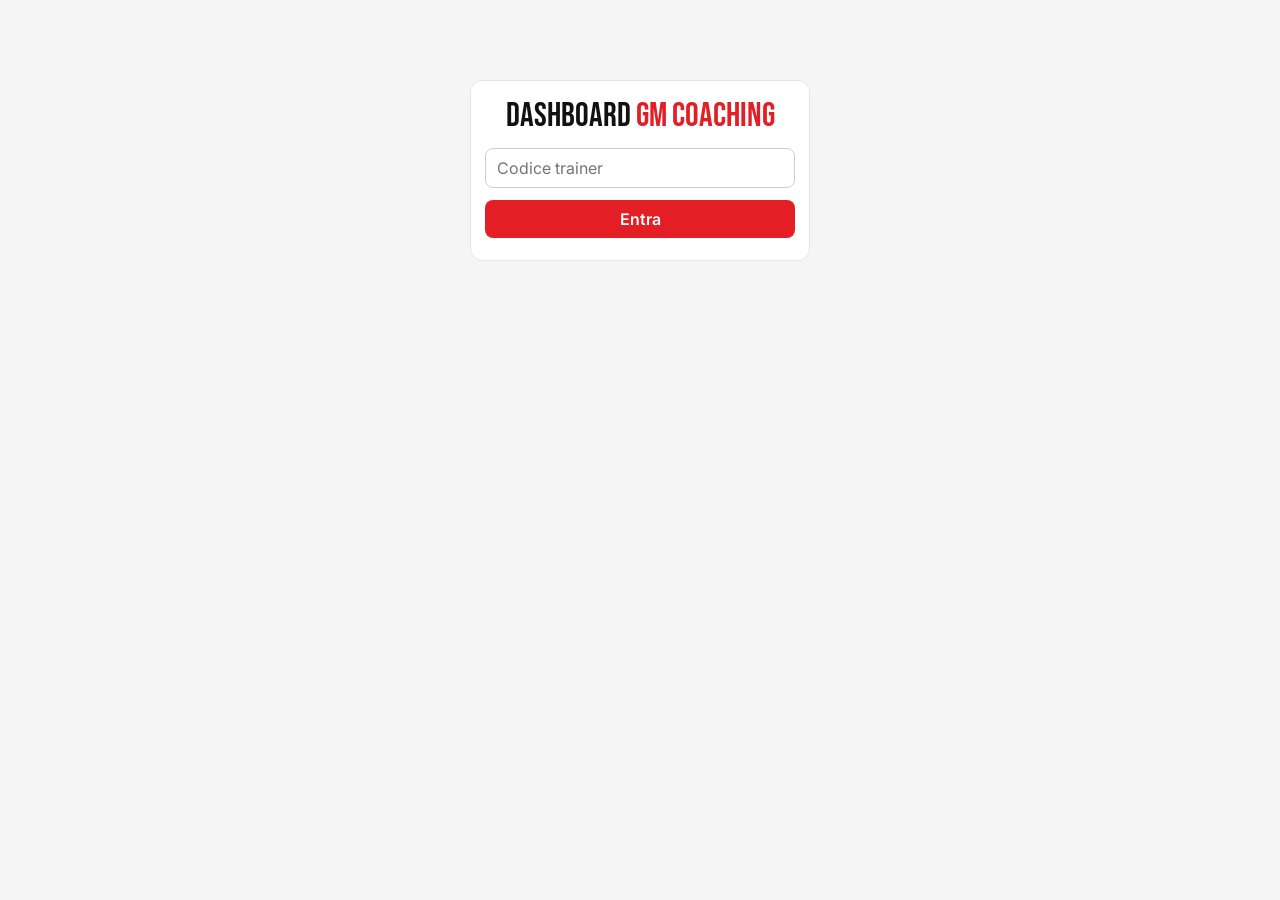
<file: coachingapp/trainer.html>
<!DOCTYPE html>
<html lang="it">
<head>
<meta charset="UTF-8">
<meta name="viewport" content="width=device-width, initial-scale=1">
<meta name="robots" content="noindex">
<title>Dashboard GM Coaching</title>
<link rel="manifest" href="manifest-trainer.json">
<meta name="theme-color" content="#0E0E0E">
<link rel="apple-touch-icon" href="apple-touch-icon.png">
<link rel="icon" type="image/png" href="icon-192.png">
<meta name="apple-mobile-web-app-title" content="Dashboard GM">
<meta name="apple-mobile-web-app-capable" content="yes">
<meta name="mobile-web-app-capable" content="yes">
<link href="https://fonts.googleapis.com/css2?family=Bebas+Neue&family=Inter:wght@400;500;600;700&display=swap" rel="stylesheet">
<style>
:root{--nero:#111;--rosso:#E31E24;--grigio:#F5F5F5;--bordo:#E5E5E5;--testo2:#6B6B6B;--ok:#1b7a3a}
*{box-sizing:border-box}
body{margin:0;font-family:Inter,system-ui,sans-serif;background:var(--grigio);color:var(--nero)}
header{background:var(--nero);color:#fff;padding:14px 20px;display:flex;align-items:center;gap:16px;flex-wrap:wrap}
header h1{font:400 28px 'Bebas Neue',sans-serif;letter-spacing:1px;margin:0}
header h1 span{color:var(--rosso)}
main{padding:16px 20px;max-width:100%}
.box{background:#fff;border:1px solid var(--bordo);border-radius:12px;padding:14px;margin-bottom:14px}
input,select{font:inherit;padding:9px 11px;border:1px solid #ccc;border-radius:8px;background:#fff}
button{font:inherit;font-weight:600;padding:9px 14px;border:0;border-radius:8px;background:var(--nero);color:#fff;cursor:pointer}
button.r{background:var(--rosso)} button.l{background:#fff;color:var(--nero);border:1px solid #ccc}
#login{max-width:340px;margin:80px auto;text-align:center}
#login input{width:100%;margin:12px 0}
#cerca{width:100%;max-width:420px}
#nav{display:flex;gap:6px;margin-left:24px}
#nav button{background:transparent;color:#bbb;border:1px solid #444;padding:7px 14px}
#nav button.on{background:var(--rosso);color:#fff;border-color:var(--rosso)}
#cercabox{position:relative;max-width:420px}
#elenco{position:absolute;left:0;right:0;top:100%;margin-top:4px;background:#fff;border:1px solid #ccc;border-radius:10px;box-shadow:0 8px 24px rgba(0,0,0,.12);z-index:4;overflow:hidden;display:none}
.cl{padding:10px 14px;cursor:pointer;font-weight:600;border-bottom:1px solid var(--bordo)}
.cl small{color:var(--testo2);font-weight:500;margin-left:8px}
.cl:hover,.cl.sel{background:#FFEBEC}
#tabs{display:flex;gap:6px;flex-wrap:wrap;margin:6px 0 12px}
.tab{padding:9px 14px;border-radius:8px;background:#fff;border:1px solid #ccc;cursor:pointer;font-weight:600}
.tab.on{background:var(--rosso);border-color:var(--rosso);color:#fff}
.tab small{font-weight:500;margin-left:6px}
.badge{display:inline-block;padding:3px 9px;border-radius:12px;font-size:12px;font-weight:700}
.b-ok{background:#e3f4e8;color:var(--ok)} .b-in{background:#FFEBEC;color:var(--rosso)} .b-fo{background:#fff3cd;color:#8a6d00}
.scroll{overflow:auto;max-height:70vh;border:1px solid var(--bordo);border-radius:10px;background:#fff}
table{border-collapse:collapse;font-size:12px;table-layout:fixed}
th{position:sticky;top:0;background:var(--nero);color:#fff;padding:6px 4px;text-align:left;white-space:normal;line-height:1.15;vertical-align:bottom;font-size:11px;z-index:1}
td{border-bottom:1px solid var(--bordo);padding:0 1px}
td input{border:1px solid transparent;border-radius:4px;padding:4px 4px;width:100%;min-width:0;background:transparent;font-size:12px}
td select{width:100%;min-width:0;padding:4px 2px;font-size:12px;border:1px solid transparent;border-radius:4px;background:transparent;-webkit-appearance:none;appearance:none;cursor:pointer;color:inherit}
input.senza{background:#FFF8E1}
td select:hover{background:#f3f3f3}
td select:focus{border-color:var(--rosso);background:#fff;outline:none}
td input:focus{border-color:var(--rosso);background:#fff}
td input[readonly]{color:#555}
.ro td{background:#fafafa}
.sal{background:#fff7d6!important}
.w60{min-width:60px}.w120{min-width:130px}.w200{min-width:200px}
#msg{position:fixed;bottom:16px;left:50%;transform:translateX(-50%);background:var(--nero);color:#fff;padding:10px 16px;border-radius:8px;display:none}

#stat{display:grid;grid-template-columns:repeat(3,minmax(0,1fr));gap:12px;margin-bottom:14px}
.s2{grid-column:span 2}.s3{grid-column:span 3}
@media(max-width:980px){#stat{grid-template-columns:1fr}.s2,.s3{grid-column:auto}}
.card{background:#fff;border:1px solid var(--bordo);border-radius:12px;padding:14px}
.card h3{margin:0 0 10px;font:400 20px 'Bebas Neue',sans-serif;letter-spacing:.8px}
.card h3 small{font:500 11px Inter,sans-serif;color:var(--testo2);letter-spacing:0;margin-left:6px}
.rb{display:flex;align-items:center;gap:8px;margin:5px 0;font-size:13px}
.rb .n{width:130px;flex:none;white-space:nowrap;overflow:hidden;text-overflow:ellipsis}
.rb .b{flex:1;background:#eee;border-radius:5px;height:14px;overflow:hidden}
.rb .b i{display:block;height:100%;background:var(--rosso);border-radius:5px}
.rb .v{width:62px;text-align:right;font-weight:700;flex:none}
.mini{width:100%;font-size:13px;border-collapse:collapse}
.mini td,.mini th{padding:5px 4px;border-bottom:1px solid var(--bordo);text-align:left;position:static;background:none;color:inherit;font-weight:600}
.mini td+td,.mini th+th{text-align:right}
.tag{display:inline-block;padding:2px 7px;border-radius:10px;font-size:11px;font-weight:700;background:#fff3cd;color:#8a6d00;margin-left:4px}
.big{font:400 34px 'Bebas Neue',sans-serif;line-height:1}
.kpi{display:flex;gap:16px;flex-wrap:wrap}
.kpi div{min-width:70px;font-size:12px;color:var(--testo2)}
.kpi b{display:block;font:400 30px 'Bebas Neue',sans-serif;color:var(--nero)}
.nota{color:var(--testo2);font-size:12px;margin-top:8px}
.riga-g td{background:#eee;font-weight:700;padding:6px 8px}

.chip{display:inline-block;border:1.5px solid;border-radius:999px;padding:2px 10px;font-weight:700;font-size:13px;background:#fff}
.chip.ok{border-color:#1f9d55;color:#1f9d55}.chip.no{border-color:#E31E24;color:#E31E24}.chip.nd{border-color:#aaa;color:#888}
.rr{display:flex;justify-content:space-between;align-items:center;gap:10px;padding:7px 0;border-bottom:1px solid #eee;flex-wrap:wrap}.rr:last-of-type{border:0}
.rn{font-weight:700;font-size:13.5px}.rn small{display:block;font-weight:500;color:var(--testo2);font-size:12px}
.rc{display:flex;gap:6px;align-items:center}.g{font-size:11px;color:var(--testo2);margin-left:6px}
.al{background:#fff3f3;border:1.5px solid #E31E24;border-radius:12px;padding:12px 14px;margin-bottom:12px;font-size:13.5px}
.al.ok{background:#f0faf3;border-color:#1f9d55}.al ul{margin:6px 0 8px 18px;padding:0}
.avv{font-size:12.5px;color:#555;border-top:1px dashed #e8b4b4;padding-top:8px;margin-top:6px}
.two{display:grid;grid-template-columns:1fr 1fr;gap:10px}.two h4{margin:0 0 2px;font-size:12px;color:var(--testo2);font-weight:600}
.hmw{overflow-x:auto}
.hm{display:grid;grid-template-columns:78px repeat(var(--ng),minmax(34px,52px)) minmax(120px,1fr) 92px;gap:4px 6px;align-items:center;min-width:420px}
.hh{font-size:11px;color:var(--testo2);text-align:center}.hl{font-size:12.5px;font-weight:600}
.hc{height:26px;border-radius:6px;text-align:center;line-height:26px;font-weight:700;font-size:12px}
.zb{border-radius:6px;font-size:12px;text-align:center;line-height:26px;font-weight:600;white-space:nowrap}
.leg{font-size:12px;color:var(--testo2);margin-top:8px}.leg i{display:inline-block;width:12px;height:12px;border-radius:3px;vertical-align:-2px;margin:0 4px 0 8px}
.fr{display:grid;grid-template-columns:78px 1fr 92px 96px;gap:4px 8px;align-items:center;margin-bottom:5px}
.fn{font-size:11px;color:var(--testo2)}.fnd{font-size:12px;color:var(--testo2);font-style:italic}
.ax{position:relative;height:14px;font-size:10px;color:var(--testo2)}.ax span{position:absolute;transform:translateX(-50%)}
.cut{display:grid;grid-template-columns:repeat(3,1fr);gap:12px}@media(max-width:980px){.cut{grid-template-columns:1fr}}
.ci{border-radius:12px;background:#fff6f6;border:1px solid #f1c9c9;padding:12px 14px;font-size:13px;line-height:1.5}
.ci b.t{display:block;font-size:14px;margin-bottom:4px}.ci .k{display:inline-block;background:#E31E24;color:#fff;border-radius:6px;font-size:11px;padding:1px 7px;margin-bottom:6px;font-weight:700}
.spl{display:grid;grid-template-columns:repeat(auto-fill,minmax(300px,1fr));gap:14px}
.spl .row{display:flex;gap:8px}.spl .col{flex:1;display:flex;flex-direction:column;gap:6px}
.spl .b{border-radius:9px;text-align:center;padding:8px 0;font-size:13.5px;font-weight:600;box-shadow:0 1px 2px #0002}
.spl .dn{text-align:center;font-weight:800;margin-top:2px;font-size:14px}
.spl .nt{font-size:12.5px;color:#555;margin-top:8px;line-height:1.45;background:#f6f6f6;border-radius:8px;padding:8px 10px}
.spl h3{margin:0 0 8px}
.fl{display:flex;gap:6px;flex-wrap:wrap;margin-bottom:12px}
.xb{padding:3px 8px!important;line-height:1}

/* ===== statistiche compatte ===== */
#stat{grid-template-columns:repeat(4,minmax(0,1fr));gap:8px;margin-bottom:10px}
.s4{grid-column:span 4}
#stat .card{padding:8px 10px;border-radius:10px}
#stat .card h3{font-size:16px;margin:0 0 5px;line-height:1.1}
#stat .card h3 small{font-size:10.5px;margin-left:5px}
#stat .nota{font-size:11px;margin-top:4px}
#stat .rules{display:grid;grid-template-columns:1fr 1fr;gap:0 18px}
#stat .rr{padding:3px 0;gap:6px;flex-wrap:nowrap}
#stat .rn{font-size:12px;line-height:1.15}#stat .rn small{font-size:10.5px}
#stat .g{font-size:10px;margin-left:3px}
#stat .chip{padding:0 7px;font-size:11.5px;border-width:1.3px}
#stat .rc{gap:3px;flex:none}
#stat .al{padding:6px 10px;margin-bottom:6px;font-size:12px;border-radius:9px}
#stat .al ul{margin:3px 0 4px 16px}#stat .al li{line-height:1.3}
#stat .avv{font-size:11px;padding-top:4px;margin-top:3px}
#stat .two{gap:6px}#stat .two h4{font-size:10.5px;margin:0}
#stat .two svg{max-height:118px}
#stat .rad svg{height:225px;width:100%}
#stat .hm{gap:2px 5px;min-width:0;grid-template-columns:66px repeat(var(--ng),minmax(20px,34px)) minmax(80px,1fr) 78px}
#stat .hl{font-size:11.5px}#stat .hh{font-size:10px}
#stat .hc{height:19px;line-height:19px;font-size:11px;border-radius:5px}
#stat .zb{line-height:19px;font-size:11px;border-radius:5px}
#stat .leg{font-size:10.5px;margin-top:5px}#stat .leg i{width:10px;height:10px;margin:0 3px 0 7px}
#stat .fr{grid-template-columns:66px 1fr 78px 70px;gap:2px 6px;margin-bottom:2px}
#stat .fn{font-size:10px}#stat .fnd{font-size:11px}
.ftr{position:relative;height:18px;border-radius:4px;overflow:hidden;display:flex}
.ftr .z1{background:#eee}.ftr .z2{background:#fbe9c0}.ftr .z3{background:#f7c9cb}
.ftr .d{position:absolute;top:3px;width:12px;height:12px;border-radius:50%;margin-left:-6px;border:1.5px solid #fff;box-sizing:border-box}
.ftr .m{position:absolute;top:0;bottom:0;width:2.5px;background:#111;margin-left:-1px}
#stat .ax{height:11px;font-size:9.5px}
#stat .cut{gap:8px}#stat .ci{padding:6px 10px;font-size:11.5px;line-height:1.35;border-radius:9px}
#stat .ci b.t{font-size:12.5px;margin-bottom:1px}#stat .ci .k{margin-bottom:2px;font-size:10px;padding:0 6px}
#stat .kpi{gap:10px}#stat .kpi b{font-size:22px}#stat .kpi div{font-size:11px;min-width:50px}
#stat .rb{margin:2px 0;font-size:12px}#stat .rb .b{height:10px}
#stat .rb .n{width:70px}
.fa{display:flex;align-items:center;gap:10px}.fa svg{width:104px;flex:none}.fa .lg{font-size:11.5px;line-height:1.7}
.fa .lg i{display:inline-block;width:10px;height:10px;border-radius:3px;margin-right:5px;vertical-align:-1px}
@media(max-width:1100px){#stat{grid-template-columns:repeat(2,minmax(0,1fr))}.s3,.s4{grid-column:span 2}}
@media(max-width:700px){#stat{grid-template-columns:1fr}.s2,.s3,.s4{grid-column:auto}#stat .rules{grid-template-columns:1fr}}
#mancanti{background:#fdecea;border:1px solid #e57373;color:#8a1c1c;border-radius:8px;padding:8px 12px;margin:0 0 8px;font-size:13px}
#tab td.mnc{background:#fdecea}#tab td.mnc input{color:#b3261e;font-weight:600}
.prg{display:grid;grid-template-columns:repeat(auto-fill,minmax(520px,1fr));gap:14px}.prg h3{margin:0 0 6px}.prg h3 small{font-weight:500;color:#777;margin-left:8px;font-size:12.5px}
.pt{width:100%;border-collapse:collapse;font-size:13px;margin:4px 0 10px}.pt th,.pt td{border-bottom:1px solid #eee;padding:5px 6px;text-align:left;vertical-align:top}.pt th{font-size:12px;color:#777}.pt td:first-child{width:50px;text-align:center;font-weight:700}.pt td:nth-child(2){white-space:nowrap;width:90px}
.prg .nt{font-size:12.5px;color:#555;line-height:1.45;background:#f6f6f6;border-radius:8px;padding:8px 10px}
</style>
</head>
<body>
<div id="login" class="box">
  <h1 style="font:400 34px 'Bebas Neue';margin:0">DASHBOARD <span style="color:var(--rosso)">GM COACHING</span></h1>
  <input id="cod" type="password" placeholder="Codice trainer" autocomplete="off">
  <button class="r" id="entra" style="width:100%">Entra</button>
  <div id="errL" style="color:var(--rosso);margin-top:8px"></div>
</div>

<div id="app" style="display:none">
<header><h1>DASHBOARD <span>GM COACHING</span></h1>
  <nav id="nav"><button data-v="clienti" class="on">Clienti</button><button data-v="archivio">Archivio esercizi</button><button data-v="split">Modelli di split</button><button data-v="prog">Progressioni</button></nav>
  <button class="l" id="esci" style="margin-left:auto">Esci</button></header>
<main id="vista-clienti">
  <div class="box">
    <div id="cercabox"><input id="cerca" placeholder="Cerca un cliente per nome o codice…" autocomplete="off">
    <div id="elenco"></div></div>
  </div>
  <div id="scheda" style="display:none">
    <div class="box" id="testa" style="display:flex;gap:12px;align-items:center;flex-wrap:wrap"></div>
    <div id="tabs"></div>
    <div id="stat"></div>
    <div class="box" id="barra" style="display:flex;gap:10px;align-items:center;flex-wrap:wrap"></div>
    <div id="mancanti" style="display:none"></div>
    <div class="scroll"><table id="tab"></table></div>
  </div>
</main>
<main id="vista-archivio" style="display:none">
  <div class="box" id="a-testa" style="display:flex;gap:12px;align-items:center;flex-wrap:wrap"></div>
  <div class="box" style="display:flex;gap:12px;align-items:center;flex-wrap:wrap">
    <input id="a-cerca" placeholder="Cerca un esercizio…" autocomplete="off" style="width:280px">
    <label><input type="checkbox" id="a-senza"> Solo senza video</label>
    <span id="a-conta" style="color:var(--testo2);font-size:13px"></span>
  </div>
  <div class="scroll" style="max-height:74vh"><table id="a-tab"></table></div>
</main>
<main id="vista-split" style="display:none">
  <div class="box"><b style="font-size:18px">Modelli di split</b><div class="nota" style="margin-top:4px">Da consultare quando prepari una scheda nuova. Ogni gruppo muscolare è allenato 2 volte a settimana.</div></div>
  <div class="fl" id="s-filtri"></div>
  <div class="spl" id="s-lista"></div>
</main>
<main id="vista-prog" style="display:none">
  <div class="box"><b style="font-size:18px">Progressioni</b><div class="nota" style="margin-top:4px">Valgono solo per gli esercizi fondamentali e durano un blocco. Nella scheda, scegli la progressione nella colonna «Progressione» della riga: serie, ripetizioni e note di progressione di ogni seduta si compilano da sole (le note personali restano tue).</div></div>
  <div class="prg" id="p-lista"></div>
</main>
</div>
<div id="inc" style="display:none;position:fixed;inset:0;background:rgba(0,0,0,.55);align-items:center;justify-content:center;z-index:5">
  <div class="box" style="width:min(760px,94vw);margin:0">
    <b style="font-size:17px">Incolla da Excel</b>
    <div class="nota" style="margin:6px 0 8px">Copia le celle dal foglio e incollale qui. Se la prima riga ha le intestazioni (Giorno, Esercizio, Serie…) le uso per riconoscere le colonne; altrimenti l'ordine è: Giorno, Ordine, Gruppo muscolare, Esercizio, Variante, Serie, Rep, Tipo, Passo, Recupero, Bloccato, Video, Carico 1, Carico 2…</div>
    <textarea id="inc-t" style="width:100%;height:260px;font:12px monospace;padding:8px;border:1px solid #ccc;border-radius:8px" placeholder="Incolla qui…"></textarea>
    <label style="display:block;margin-top:8px"><input type="checkbox" id="inc-s"> Sostituisci tutte le righe del blocco (altrimenti aggiungo in fondo)</label>
    <div id="inc-e" style="color:var(--rosso);margin-top:6px;min-height:18px"></div>
    <div style="display:flex;gap:8px;margin-top:6px"><button class="r" id="inc-ok">Importa</button><button class="l" id="inc-no">Annulla</button></div>
  </div>
</div>
<datalist id="dl-es"></datalist><datalist id="dl-gr"></datalist>
<div id="msg"></div>

<script src="config.js"></script>
<script>
let CODE="", CLIENTI=[], CUR=null, DATI=null, BLOCCO=null;
const $=id=>document.getElementById(id);
const esc=s=>String(s==null?"":s).replace(/&/g,"&amp;").replace(/"/g,"&quot;").replace(/</g,"&lt;");
function toast(t){const m=$("msg");m.textContent=t;m.style.display="block";clearTimeout(toast.t);toast.t=setTimeout(()=>m.style.display="none",2500)}
async function rpc(fn,args){
  const r=await fetch(SUPABASE_URL+"/rest/v1/rpc/"+fn,{method:"POST",headers:{apikey:SUPABASE_ANON_KEY,Authorization:"Bearer "+SUPABASE_ANON_KEY,"Content-Type":"application/json"},body:JSON.stringify(args)});
  if(!r.ok) throw new Error(await r.text());
  return r.json();
}
let CAT=[],CATMAP={};
async function caricaCatalogo(){
  try{const j=await rpc("gc_t_catalogo",{p_cod:CODE});if(!j.ok)return;CAT=j.esercizi;CATMAP={};CAT.forEach(e=>CATMAP[e.esercizio.toLowerCase()]=e);
    $("dl-es").innerHTML=CAT.map(e=>`<option value="${esc(e.esercizio)}" label="${e.video?"▶ con video":"video non ancora collegato"}"></option>`).join("");
    const gr=[...new Set(CAT.map(e=>e.gruppo).filter(Boolean))].sort();$("dl-gr").innerHTML=gr.map(g=>`<option value="${esc(g)}"></option>`).join("")}catch(e){}
}
// Regola del recupero (sempre modificabile a mano): fondamentali e complementari 90'', isolamento 60''.
function recAuto(tipo,rep,ese){
  const c=CATMAP[String(ese||"").split("+")[0].trim().toLowerCase()];
  if(c&&c.recupero)return c.recupero;
  return (c&&c.categoria==="isolamento")?"60''":"90''";
}
async function entra(){
  const c=$("cod").value.trim(); $("errL").textContent="";
  try{
    const j=await rpc("gc_t_clienti",{p_cod:c});
    if(!j.ok){$("errL").textContent="Codice non valido";try{localStorage.removeItem("gt_c")}catch(e){};return}
    CODE=c; CLIENTI=j.clienti; try{localStorage.setItem("gt_c",c)}catch(e){}
    $("login").style.display="none";$("app").style.display="block";disegnaElenco();caricaCatalogo();caricaSoglie();caricaProg();
  }catch(e){$("errL").textContent="Errore di connessione"}
}
$("entra").onclick=entra; $("cod").onkeydown=e=>{if(e.key==="Enter")entra()};
$("esci").onclick=()=>{try{localStorage.removeItem("gt_c");sessionStorage.removeItem("gt_c")}catch(e){};location.reload()};
try{const s=localStorage.getItem("gt_c")||sessionStorage.getItem("gt_c");if(s){$("cod").value=s;entra()}}catch(e){}

let SEL=0;
function disegnaElenco(){
  const q=$("cerca").value.toLowerCase().trim(), box=$("elenco");
  if(!q||(CUR&&q===(CLIENTI.find(c=>c.codice===CUR)||{nome:""}).nome.toLowerCase())){box.style.display="none";box.innerHTML="";return}
  const l=CLIENTI.filter(c=>c.nome.toLowerCase().includes(q)||c.codice.toLowerCase().includes(q)).slice(0,8);
  SEL=0;
  box.innerHTML=l.map((c,i)=>`<div class="cl ${i===0?"sel":""}" data-c="${esc(c.codice)}">${esc(c.nome)}<small>${esc(c.codice)}</small></div>`).join("")||'<div class="cl" style="cursor:default">Nessun cliente trovato</div>';
  box.style.display="block";
  box.querySelectorAll(".cl[data-c]").forEach(e=>e.onclick=()=>scegli(e.dataset.c));
}
function scegli(cod){
  const c=CLIENTI.find(x=>x.codice===cod); if(!c)return;
  $("cerca").value=c.nome; $("elenco").style.display="none"; $("elenco").innerHTML=""; apri(cod);
}
$("cerca").oninput=disegnaElenco;
$("cerca").onfocus=()=>{if(CUR)$("cerca").select()};
$("cerca").onkeydown=e=>{
  const it=[...document.querySelectorAll("#elenco .cl[data-c]")];
  if(e.key==="ArrowDown"||e.key==="ArrowUp"){e.preventDefault();if(!it.length)return;SEL=(SEL+(e.key==="ArrowDown"?1:-1)+it.length)%it.length;it.forEach((x,i)=>x.classList.toggle("sel",i===SEL))}
  else if(e.key==="Enter"&&it.length){scegli(it[SEL].dataset.c)}
  else if(e.key==="Escape"){$("elenco").style.display="none"}
};
document.addEventListener("click",e=>{if(!e.target.closest("#cercabox"))$("elenco").style.display="none"});

async function apri(cod,blocco){
  CUR=cod;
  const j=await rpc("gc_t_scheda",{p_cod:CODE,p_cl:cod});
  if(!j.ok){toast(j.errore);return}
  DATI=j; STORICO=null; $("scheda").style.display="block";
  rpc("gc_t_storico",{p_cod:CODE,p_cl:cod}).then(r=>{if(r&&r.ok&&CUR===cod){STORICO=r.righe;if(DATI&&DATI.cliente.codice===cod)statistiche()}}).catch(()=>{});
  const bl=[...new Set(j.righe.map(r=>r.blocco))].sort((a,b)=>a-b);
  BLOCCO=blocco&&bl.includes(blocco)?blocco:(bl[bl.length-1]||1);
  disegna();
}
const done=b=>!!(DATI.completati&&DATI.completati[b]);
function editabile(){return DATI.cliente.fonte==="supabase"&&!done(BLOCCO)}
function disegna(){
  const c=DATI.cliente, fo=c.fonte==="supabase";
  $("testa").innerHTML=`<b style="font-size:18px">${esc(c.nome)}</b><span>Codice ${esc(c.codice)}</span>
   <span class="badge ${fo?"b-ok":"b-fo"}">${fo?"Modifica da dashboard attiva":"Scheda ancora gestita dal foglio (sola lettura)"}</span>
   <label style="display:flex;align-items:center;gap:6px;font-size:13px;font-weight:600;cursor:pointer;margin-left:auto"><input type="checkbox" id="fzk" ${(CLIENTI.find(z=>z.codice===c.codice)||{}).funzionale?"checked":""}> Funzionale attivo</label>
   <label style="display:flex;align-items:center;gap:6px;font-size:13px;font-weight:600;cursor:pointer"><input type="checkbox" id="ipk" ${(CLIENTI.find(z=>z.codice===c.codice)||{}).ipocalorica?"checked":""}> Ipocalorica</label>
   <button class="${fo?"l":"r"}" id="passa">${fo?"Torna al foglio":"Attiva modifica da dashboard"}</button>`;
  $("fzk").onchange=async e=>{
    const v=e.target.checked, j=await rpc("gc_t_funzionale",{p_cod:CODE,p_cl:c.codice,p_val:v});
    if(j&&j.ok){const x=CLIENTI.find(z=>z.codice===c.codice);if(x)x.funzionale=v;toast(v?"Funzionale attivato":"Funzionale disattivato")}else{e.target.checked=!v;toast((j&&j.errore)||"errore")}
  };
  $("ipk").onchange=async e=>{
    const v=e.target.checked, j=await rpc("gc_t_ipocalorica",{p_cod:CODE,p_cl:c.codice,p_val:v});
    if(j&&j.ok){const x=CLIENTI.find(z=>z.codice===c.codice);if(x)x.ipocalorica=v;toast(v?"Ipocalorica attiva: range adattati":"Ipocalorica disattivata");statistiche()}else{e.target.checked=!v;toast((j&&j.errore)||"errore")}
  };
  $("passa").onclick=async()=>{
    if(!confirm(fo?"Tornare a gestire questo cliente dal foglio Google?":"Da ora la scheda di questo cliente si modifica SOLO da qui. Procedere?"))return;
    const j=await rpc("gc_t_passa",{p_cod:CODE,p_cl:c.codice,p_fonte:fo?"foglio":"supabase"});
    if(j.ok){const x=CLIENTI.find(z=>z.codice===c.codice);x.fonte=fo?"foglio":"supabase";apri(c.codice,BLOCCO)}else toast(j.errore)
  };
  const bl=[...new Set(DATI.righe.map(r=>r.blocco))].sort((a,b)=>a-b);
  $("tabs").innerHTML=bl.map(b=>`<div class="tab ${b===BLOCCO?"on":""}" data-b="${b}">Blocco ${b}<small>${done(b)?"✔ Completato":"In corso"}</small></div>`).join("");
  document.querySelectorAll(".tab").forEach(e=>e.onclick=()=>{BLOCCO=+e.dataset.b;disegna()});
  statistiche();
  const ed=editabile();
  const fo2=DATI.cliente.fonte==="supabase";
  $("barra").innerHTML=`<span class="badge ${done(BLOCCO)?"b-ok":"b-in"}">${done(BLOCCO)?"Blocco completato · sola lettura":"Blocco in corso"}</span>`+
    (ed?`<label style="font-weight:600">Allenamenti nella scheda <select id="ngg">${[1,2,3,4,5,6,7].map(n=>`<option value="${n}" ${n===nGiorni()?"selected":""}>${n}</option>`).join("")}</select></label><span style="display:inline-flex;gap:6px;align-items:center"><input id="nr" type="number" min="1" max="30" value="3" style="width:64px" title="Quante righe aggiungere"><button id="nuova" class="r">+ Aggiungi righe</button></span><button id="incolla" class="l">Incolla da Excel</button><span style="color:var(--testo2);font-size:13px">Le modifiche si salvano da sole quando esci dalla cella.</span>`:"")+
    (fo2?`<button id="nblocco" class="l" style="margin-left:auto">+ Nuovo blocco</button>`:"");
  if(ed){$("nuova").onclick=()=>aggiungiRighe(Math.max(1,Math.min(30,parseInt($("nr").value)||1)));$("incolla").onclick=apriIncolla;$("ngg").onchange=cambiaGiorni}
  if(fo2)$("nblocco").onclick=nuovoBlocco;
  disegnaTab();
}

// ---------- ARCHIVIO ESERCIZI ----------
let ARC=null;
document.querySelectorAll("#nav button").forEach(b=>b.onclick=()=>{
  document.querySelectorAll("#nav button").forEach(x=>x.classList.toggle("on",x===b));
  $("vista-clienti").style.display=b.dataset.v==="clienti"?"block":"none";
  $("vista-archivio").style.display=b.dataset.v==="archivio"?"block":"none";
  $("vista-split").style.display=b.dataset.v==="split"?"block":"none";
  $("vista-prog").style.display=b.dataset.v==="prog"?"block":"none";
  if(b.dataset.v==="prog")disegnaProg();
  if(b.dataset.v==="archivio")caricaArchivio();
  if(b.dataset.v==="split")caricaSplit();
});
async function caricaArchivio(){
  const j=await rpc("gc_t_archivio",{p_cod:CODE});
  if(!j.ok){toast(j.errore);return}
  ARC=j; disegnaArchivio();
}
function arcEd(){return ARC&&ARC.fonte==="supabase"}
function disegnaArchivio(){
  const fo=arcEd();
  $("a-testa").innerHTML=`<b style="font-size:18px">Archivio esercizi</b>
   <span class="badge ${fo?"b-ok":"b-fo"}">${fo?"Modifica da dashboard attiva":"Archivio ancora gestito dal foglio (sola lettura)"}</span>
   <button class="${fo?"l":"r"}" id="a-passa" style="margin-left:auto">${fo?"Torna al foglio":"Attiva modifica da dashboard"}</button>`;
  $("a-passa").onclick=async()=>{
    if(!confirm(fo?"Tornare a gestire l'archivio dal foglio Google?":"Da ora l'archivio esercizi si modifica SOLO da qui (il foglio si aggiorna da solo). Procedere?"))return;
    const j=await rpc("gc_t_archivio_passa",{p_cod:CODE,p_fonte:fo?"foglio":"supabase"});
    if(j.ok)caricaArchivio();else toast(j.errore);
  };
  disegnaTabArchivio();
}
function disegnaTabArchivio(){
  const q=$("a-cerca").value.toLowerCase().trim(), sv=$("a-senza").checked, ed=arcEd();
  const tutti=ARC.esercizi, lista=tutti.filter(e=>(!q||e.esercizio.toLowerCase().includes(q))&&(!sv||!e.video));
  $("a-conta").textContent=tutti.filter(e=>e.video).length+" su "+tutti.length+" con video · "+lista.length+" mostrati";
  const cols=[["_x","",30],["esercizio","Esercizio",230],["gruppo","Gruppo",100],["tipo","Tipo",70],["categoria","Categoria",100],["video","Link video",260],["descrizione","Descrizione",260],["alternative","Alternative",160],["immagine1","Immagine 1",140],["immagine2","Immagine 2",140]];
  let h=`<colgroup>${cols.map(c=>`<col style="width:${c[2]}px">`).join("")}</colgroup><tr>${cols.map(c=>`<th>${c[1]}</th>`).join("")}</tr>`;
  const riga=(e,nuova)=>{
    let r=`<tr data-n="${nuova?"":esc(e.esercizio)}" class="${ed?"":"ro"}">`;
    cols.forEach(([k])=>{
      const v=e[k]||"";
      if(k==="_x")r+=`<td style="text-align:center">${ed&&!nuova?'<button class="l xb" data-x="1" title="Elimina questa riga">✕</button>':""}</td>`;
      else if(k==="esercizio")r+=`<td><input data-k="esercizio" value="${esc(v)}" ${ed?(nuova?'placeholder="Nuovo esercizio…"':""):"readonly"}></td>`;
      else if(k==="tipo")r+=`<td><select data-k="tipo" ${ed?"":"disabled"}><option value="pesi" ${v!=="corpo libero"?"selected":""}>pesi</option><option value="corpo libero" ${v==="corpo libero"?"selected":""}>c. libero</option></select></td>`;
      else if(k==="categoria")r+=`<td><select data-k="categoria" ${ed?"":"disabled"}>${["fondamentale","complementare","isolamento"].map(o=>`<option ${o===(v||"complementare")?"selected":""}>${o}</option>`).join("")}</select></td>`;
      else if(k==="gruppo")r+=`<td><input data-k="gruppo" list="dl-gr" value="${esc(v)}" ${ed?"":"readonly"}></td>`;
      else r+=`<td><input data-k="${k}" value="${esc(v)}" ${ed?"":"readonly"} ${k==="video"&&!v&&ed&&!nuova?'class="senza"':""}></td>`;
    });
    return r+"</tr>";
  };
  lista.forEach(e=>h+=riga(e,false));
  if(ed)h+=riga({},true);
  $("a-tab").style.width=cols.reduce((a,c)=>a+c[2],0)+"px";
  $("a-tab").innerHTML=h;
  if(!ed)return;
  document.querySelectorAll("#a-tab tr[data-n]").forEach(tr=>{
    tr.querySelectorAll("input,select").forEach(i=>i.onchange=()=>salvaArc(tr));
    const x=tr.querySelector("[data-x]"); if(x)x.onclick=()=>eliminaArc(tr);
  });
}
async function rinominaArc(tr,vecchio,nuovo){
  const inp=tr.querySelector('[data-k="esercizio"]');
  if(!confirm("Rinominare «"+vecchio+"» in «"+nuovo+"»?\n\nIl nome cambia anche in tutte le schede e nello storico dei clienti gestiti da qui."))return inp.value=vecchio;
  const j=await rpc("gc_t_archivio_rinomina",{p_cod:CODE,p_vecchio:vecchio,p_nuovo:nuovo});
  if(!j.ok){toast(j.errore);inp.value=vecchio;return}
  const e=ARC.esercizi.find(x=>x.esercizio===vecchio); if(e)e.esercizio=nuovo.replace(/\s+/g," ").trim();
  ARC.esercizi.sort((a,b)=>a.esercizio.toLowerCase().localeCompare(b.esercizio.toLowerCase()));
  toast("Rinominato ✔"+(j.schede?" · aggiornate "+j.schede+" schede":""));
  caricaCatalogo(); disegnaTabArchivio();
  if(CUR&&j.schede)apri(CUR,BLOCCO);
}
async function eliminaArc(tr){
  const n=tr.dataset.n; if(!n)return;
  if(!confirm("Eliminare completamente «"+n+"» dall'archivio e dal catalogo?\n\nLe schede che lo usano già restano com'è."))return;
  const j=await rpc("gc_t_archivio_elimina",{p_cod:CODE,p_esercizio:n});
  if(!j.ok){toast(j.errore);return}
  ARC.esercizi=ARC.esercizi.filter(e=>e.esercizio!==n);
  toast("Eliminato ✔"); caricaCatalogo(); disegnaTabArchivio();
}
async function salvaArc(tr){
  const o={}; tr.querySelectorAll("input,select").forEach(i=>o[i.dataset.k]=i.value.trim());
  if(!o.esercizio){return}
  const nuovo=!tr.dataset.n;
  if(!nuovo&&tr.dataset.n!==o.esercizio){ await rinominaArc(tr,tr.dataset.n,o.esercizio); return }
  if(nuovo&&ARC.esercizi.some(e=>e.esercizio.toLowerCase()===o.esercizio.toLowerCase())){toast("Esiste già un esercizio con questo nome");return}
  const j=await rpc("gc_t_archivio_salva",{p_cod:CODE,p:o});
  if(!j.ok){toast(j.errore);return}
  toast("Salvato ✔");
  const i=ARC.esercizi.findIndex(e=>e.esercizio===o.esercizio);
  if(i>=0)ARC.esercizi[i]=o;else ARC.esercizi.push(o);
  ARC.esercizi.sort((a,b)=>a.esercizio.toLowerCase().localeCompare(b.esercizio.toLowerCase()));
  caricaCatalogo();
  if(nuovo){disegnaTabArchivio()} else {$("a-conta").textContent=ARC.esercizi.filter(e=>e.video).length+" su "+ARC.esercizi.length+" con video"}
}
$("a-cerca").oninput=()=>ARC&&disegnaTabArchivio();
$("a-senza").onchange=()=>ARC&&disegnaTabArchivio();


// ---------- MODELLI DI SPLIT ----------
let SPL=null, SPLF=0;
const COLG={Petto:["radial-gradient(120% 220% at 0% 120%,#ff3b41,#e31e24 55%,#b3121a)","#fff"],Dorso:["radial-gradient(120% 220% at 0% 120%,#4a1014,#1a0a0b 55%,#0e0e0e)","#fff"],Spalle:["radial-gradient(120% 220% at 0% 120%,#b01a20,#7a0f16 60%,#4d0a0e)","#fff"],Gambe:["radial-gradient(120% 220% at 0% 120%,#ececec,#d4d4d4)","#222"],Tricipiti:["radial-gradient(120% 220% at 0% 120%,#ff8a8e,#ff6b6f 60%,#f0494e)","#fff"],Bicipiti:["radial-gradient(120% 220% at 0% 120%,#ffd9da,#ffc4c6)","#7a0f16"],Glutei:["radial-gradient(120% 220% at 0% 120%,#c0141b,#8f1519)","#fff"],Addome:["radial-gradient(120% 220% at 0% 120%,#f3f3f3,#e2e2e2)","#222"]};
async function caricaSplit(){
  if(!SPL){const j=await rpc("gc_t_split",{p_cod:CODE});if(!j.ok){toast(j.errore);return}SPL=j.split}
  disegnaSplit();
}
function disegnaSplit(){
  const gg=[...new Set(SPL.map(x=>x.n_giorni))].sort();
  $("s-filtri").innerHTML=[0,...gg].map(n=>`<div class="tab ${SPLF===n?"on":""}" data-f="${n}">${n?n+" giorni":"Tutte"}</div>`).join("");
  document.querySelectorAll("#s-filtri .tab").forEach(e=>e.onclick=()=>{SPLF=+e.dataset.f;disegnaSplit()});
  $("s-lista").innerHTML=SPL.filter(x=>!SPLF||x.n_giorni===SPLF).map(x=>`<div class="card spl"><h3>${esc(x.nome)}<small>${x.n_giorni} giorni a settimana</small></h3><div class="row">${x.giorni.map((d,i)=>`<div class="col">${d.map(g=>{const c=COLG[g]||["#eee","#222"];return `<div class="b" style="background:${c[0]};color:${c[1]}">${esc(g)}</div>`}).join("")}<div class="dn">${LET[i]}</div></div>`).join("")}</div>${x.note?`<div class="nt">${esc(x.note)}</div>`:""}</div>`).join("")||'<div class="nota">Nessuna split.</div>';
}

// ---------- PROGRESSIONI ----------
let PROG=[];
async function caricaProg(){try{const j=await rpc("gc_t_progressioni",{p_cod:CODE});if(j&&j.ok){PROG=j.progressioni||[];disegnaProg()}}catch(e){}}
function disegnaProg(){
  const el=$("p-lista"); if(!el)return;
  el.innerHTML=PROG.map(p=>`<div class="card"><h3>${esc(p.nome)}<small>${p.durata_sett} settimane · 1 blocco · solo fondamentali</small></h3>
    <div class="nota" style="margin-bottom:8px">${esc(p.sintesi)}</div>
    <table class="pt"><tr><th>Seduta</th><th>Serie × rep</th><th>Carico</th><th>Nota di progressione (separata dalle note personali)</th></tr>${(p.settimane||[]).map(w=>`<tr><td>${w.n}</td><td>${esc(w.serie)} × ${esc(w.rep)}</td><td>${esc(w.carico||"")}</td><td>${esc(w.nota)}</td></tr>`).join("")}</table>
    <div class="nt"><b>Nell'esercizio il cliente vede:</b> «Progressione: ${esc(p.schema)}» e questa scritta:<br>${esc(p.testo)}</div></div>`).join("")||'<div class="nota">Nessuna progressione.</div>';
}
const eFond=ese=>{const c=CATMAP[String(ese||"").split("+")[0].trim().toLowerCase()];return !!c&&c.cat_raw==="fondamentale"};
async function applicaProg(tr,sel){
  const id=tr.dataset.id, r=DATI.righe.find(x=>String(x.id)===String(id));
  const annulla=()=>{sel.value=(r&&r.extra&&r.extra.ProgId)||""};
  if(!r){toast("Compila prima l'esercizio");annulla();return}
  const ext=Object.assign({},r.extra||{}), car=Object.assign({},r.carichi||{});
  const vecchia=PROG.find(x=>String(x.id)===String((r.extra||{}).ProgId));
  if(vecchia)(vecchia.settimane||[]).forEach(w=>{if(w.carico&&car[w.n]===w.carico)delete car[w.n]}); // toglie solo i carichi scritti dalla progressione
  ["Progressione","ProgId","ProgSchema","Prog test"].forEach(k=>delete ext[k]);
  Object.keys(ext).filter(k=>/^Prog nota /.test(k)).forEach(k=>delete ext[k]); // le note personali (Note 1..N) non si toccano mai
  if(sel.value){
    const p=PROG.find(x=>String(x.id)===sel.value);
    if(!eFond(r.esercizio)){toast("La progressione vale solo per gli esercizi fondamentali");annulla();return}
    ext.Progressione=p.testo; ext.ProgId=String(p.id); ext.ProgSchema=p.schema||"";
    const w1=(p.settimane||[]).find(w=>w.test); if(w1)ext["Prog test"]=w1.test;
    (p.settimane||[]).forEach(w=>{ext["Prog nota "+w.n]=w.nota; if(w.carico&&w.n<=CTX.N&&!String(car[w.n]||"").trim())car[w.n]=w.carico});
    cv(tr,"serie").value=p.serie; cv(tr,"rep").value=p.rep;
    cv(tr,"recupero").value=recAuto(cv(tr,"tipo").value,p.rep,cv(tr,"esercizio").value);
  }
  r.extra=ext; r.carichi=car;
  tr.querySelectorAll("[data-c]").forEach(i=>{i.value=car[i.dataset.c]||""});
  await salvaRiga(tr);
  toast(sel.value?"Progressione applicata ✔":"Progressione tolta");
}

// ---------- statistiche del blocco ----------
const num=v=>{const m=String(v==null?"":v).replace(",",".").match(/-?\d+(\.\d+)?/);return m?parseFloat(m[0]):NaN};
const repMedia=v=>{const t=String(v||"").replace(",",".").match(/\d+(\.\d+)?/g);if(!t)return NaN;const a=t.map(parseFloat);return a.length>1?(a[0]+a[1])/2:a[0]};
function secRec(v){
  const t=String(v||"").trim(); if(!t)return 60;
  let m=t.match(/^(\d+)\s*'(?!')\s*(\d+)?/); if(m)return parseInt(m[1])*60+(m[2]?parseInt(m[2]):0);
  m=t.match(/^(\d+)\s*(''|"|s)/); if(m)return parseInt(m[1]);
  const n=num(t); if(isNaN(n))return 60; return n>=15?n:n*60;
}
function caricoRiga(r){ // lista dei carichi numerici in ordine di seduta
  return Object.keys(r.carichi||{}).map(Number).sort((a,b)=>a-b).filter(k=>!/test/i.test(String(r.carichi[k]))).map(k=>num(r.carichi[k])).filter(x=>!isNaN(x));
}
const ser=r=>{const n=num(r.serie);return isNaN(n)?0:n};

// soglie (tabella gc_soglie su Supabase; i valori qui sono solo la copia di sicurezza)
let SG={}, STORICO=null;
const SGD={durata_seduta:[45,90],fond_seduta:[0,2],compl_seduta:[1,3],fond_sett:[1,4],compl_sett:[1,12],sedute_sett:[2,4],vol_mv:[8,10],vol_mev:[10,15],vol_mav:[15,25],vol_mev_cut:[10,17],vol_mav_cut:[18,22],vol_alto_cut:[22,25],fatica_bassa:[1,6],fatica_media:[7,8],sec_rep:[4,4],sec_cambio:[45,45]};
const sg=(k,i)=>{const o=SG[k],f=i===0?"min":"max";return(o&&o[f]!=null&&!isNaN(Number(o[f])))?Number(o[f]):SGD[k][i]};
async function caricaSoglie(){try{const j=await rpc("gc_t_soglie",{p_cod:CODE});if(j&&j.ok)SG=j.soglie||{}}catch(e){}}

const GRUPPI=["Petto","Dorso","Spalle","Bicipiti","Tricipiti","Gambe","Glutei","Addome"];
function gruppoCan(g){
  g=String(g||"").toLowerCase();
  if(/cardio/.test(g))return null;
  if(/petto|pettor/.test(g))return "Petto";
  if(/glute/.test(g))return "Glutei";
  if(/tricip/.test(g))return "Tricipiti";
  if(/bicip|avambr/.test(g))return "Bicipiti";
  if(/dors|trapez|lombar/.test(g))return "Dorso";
  if(/spall|deltoid/.test(g))return "Spalle";
  if(/addom|core|obliq/.test(g))return "Addome";
  if(/gamb|quadric|femor|polpac|aduttor|abduttor|cosc|ischi|vasto/.test(g))return "Gambe";
  return "Altro";
}
// una riga puo' contenere piu' esercizi (superset "A + B"): li conto uno per uno
function partiRiga(r){
  const nomi=String(r.esercizio||"").split("+").map(x=>x.trim()).filter(Boolean);
  return nomi.map(n=>{
    const c=CATMAP[n.toLowerCase()], g=gruppoCan((c&&c.gruppo)||r.gruppo), cr=c?(c.cat_raw||""):"";
    return {nome:n,g,cat:g===null?"cardio":cr==="fondamentale"?"fond":cr==="complementare"?"compl":cr==="isolamento"?"iso":"senza"};
  });
}
function durataRiga(r){
  const s=ser(r);
  if(/min/i.test(String(r.rep||""))){const m=num(r.rep);return (isNaN(m)?0:m)*60*(s||1)}
  const rp=repMedia(r.rep), rv=isNaN(rp)?10:rp;
  return s*(rv*sg("sec_rep",0)+secRec(r.recupero))+sg("sec_cambio",0);
}
function analisi(){
  const R=righeBlocco(), NG=nGiorni();
  const giorni=Array.from({length:NG},(_,i)=>"Giorno "+LET[i]);
  const D=giorni.map(()=>({fond:0,compl:0,iso:0,sec:0,n:0,serie:{}}));
  const senza=new Set(), tot={Altro:0}; GRUPPI.forEach(g=>tot[g]=0);
  const fa={forza:0,ipertrofia:0,resistenza:0};
  R.forEach(r=>{
    if(!String(r.esercizio||"").trim())return;
    const gi=giornoIdx(r.giorno), d=D[gi>=0&&gi<NG?gi:NG-1], s=ser(r);
    d.n++; d.sec+=durataRiga(r);
    const x=repMedia(r.rep);
    partiRiga(r).forEach(p=>{
      if(p.cat==="fond")d.fond++; else if(p.cat==="compl")d.compl++; else if(p.cat==="iso")d.iso++; else if(p.cat==="senza")senza.add(p.nome);
      if(p.g){tot[p.g]=(tot[p.g]||0)+s; d.serie[p.g]=(d.serie[p.g]||0)+s;
        if(!isNaN(x))fa[x<=6?"forza":x<=12?"ipertrofia":"resistenza"]+=s}
    });
  });
  return {giorni,D,senza:[...senza],tot,fa,NG};
}
function zonaVol(t,cut){
  const mvMin=sg("vol_mv",0),mvMax=sg("vol_mv",1),mevMax=cut?sg("vol_mev_cut",1):sg("vol_mev",1),mavMax=cut?sg("vol_mav_cut",1):sg("vol_mav",1),altoMax=sg("vol_alto_cut",1);
  if(t<mvMin)return{n:"sotto MV",bg:"#eeeeee",fg:"#777"};
  if(t<=mvMax)return{n:"MV",bg:"#fbe3b8",fg:"#a86a00"};
  if(t<=mevMax)return{n:"MEV",bg:"#d6e4fb",fg:"#2a5db0"};
  if(t<=mavMax)return{n:"MAV",bg:"#cfeedb",fg:"#1f9d55"};
  if(cut&&t<=altoMax)return{n:"alto",bg:"#fde0c0",fg:"#b25a00"};
  return{n:"MRV",bg:"#f7c9cb",fg:"#E31E24"};
}
const OKC="#1f9d55", BADC="#E31E24";
const chip=(t,ok)=>`<span class="chip ${ok===true?"ok":ok===false?"no":"nd"}"><b>${ok===true?"✓":ok===false?"⚠":"–"}</b> ${t}</span>`;
const rng=k=>sg(k,0)+"–"+sg(k,1);

function svgColonne(vals,k,w0){ // colonne per giorno con la fascia del range
  const lo=sg(k,0),hi=sg(k,1), mx=Math.max(hi+1,...vals.filter(v=>v!=null))+0, h=160,base=h-22,top=22,W=44+vals.length*58;
  const sy=v=>base-(v/mx)*(base-top);
  let o=`<rect x="28" y="${sy(hi)}" width="${W-34}" height="${sy(lo)-sy(hi)}" fill="#dff3e6"/>`;
  for(let t=0;t<=mx;t++)o+=`<text x="22" y="${sy(t)+4}" font-size="10" fill="#777" text-anchor="end">${t}</text>`;
  vals.forEach((v,i)=>{
    const x=44+i*58, L=LET[i];
    if(v==null)o+=`<text x="${x+17}" y="${base-6}" font-size="10" fill="#777" text-anchor="middle">vuoto</text>`;
    else{const ok=v>=lo&&v<=hi,c=ok?"#111":BADC,y=v?sy(v):base-2;
      o+=`<rect x="${x}" y="${y}" width="34" height="${Math.max(base-y,2)}" rx="4" fill="${c}"/><text x="${x+17}" y="${y-5}" font-size="12" font-weight="800" text-anchor="middle" fill="${c}">${v}${ok?"":" ⚠"}</text>`}
    o+=`<text x="${x+17}" y="${h-6}" font-size="12" text-anchor="middle" font-weight="700">${L}</text>`;
  });
  return `<svg viewBox="0 0 ${W} ${h}" width="100%">${o}</svg>`;
}
function svgRadar(lab,vals){
  const w=320,h=270,cx=w/2,cy=h/2+4,R=84,n=lab.length,mx=Math.max(1,...vals);
  const p=(i,k)=>{const a=-Math.PI/2+2*Math.PI*i/n;return[cx+R*k*Math.cos(a),cy+R*k*Math.sin(a)]};
  let o="";
  [.33,.66,1].forEach(k=>o+=`<polygon points="${lab.map((_,i)=>p(i,k).map(z=>z.toFixed(1)).join(",")).join(" ")}" fill="none" stroke="#ddd"/>`);
  lab.forEach((l,i)=>{const[x,y]=p(i,1),[lx,ly]=p(i,1.24);
    o+=`<line x1="${cx}" y1="${cy}" x2="${x.toFixed(1)}" y2="${y.toFixed(1)}" stroke="#ddd"/><text x="${lx.toFixed(1)}" y="${(ly+4).toFixed(1)}" font-size="14" text-anchor="middle" font-weight="600">${l} <tspan fill="${BADC}" font-weight="800">${vals[i]}</tspan></text>`});
  o+=`<polygon points="${vals.map((v,i)=>p(i,v/mx).map(z=>z.toFixed(1)).join(",")).join(" ")}" fill="${BADC}" fill-opacity=".25" stroke="${BADC}" stroke-width="2"/>`;
  return `<svg viewBox="0 0 ${w} ${h}" width="100%">${o}</svg>`;
}
function svgBarraVolume(t,cut,mxs){
  const W=300,sc=v=>v/mxs*W;
  const mvMin=sg("vol_mv",0),mvMax=sg("vol_mv",1),mevMax=cut?sg("vol_mev_cut",1):sg("vol_mev",1),mavMax=cut?sg("vol_mav_cut",1):sg("vol_mav",1),altoMax=sg("vol_alto_cut",1);
  const bands=[[0,mvMin,"#eeeeee"],[mvMin,mvMax,"#fbe3b8"],[mvMax,mevMax,"#d6e4fb"],[mevMax,mavMax,"#cfeedb"]];
  let last=mavMax; if(cut){bands.push([mavMax,altoMax,"#fde0c0"]);last=altoMax}
  bands.push([last,mxs,"#f7c9cb"]);
  const o=bands.map(([a,b,c])=>`<rect x="${sc(a)}" y="7" width="${Math.max(0,sc(b)-sc(a))}" height="16" fill="${c}"/>`).join("")+`<line x1="${sc(Math.min(t,mxs))}" y1="3" x2="${sc(Math.min(t,mxs))}" y2="27" stroke="#111" stroke-width="3"/>`;
  return `<svg viewBox="0 0 ${W} 30" width="100%" height="18" preserveAspectRatio="none">${o}</svg>`;
}
function svgCiambella(parts){
  const w=200,h=170,cx=100,cy=85,R=58,tot=parts.reduce((a,p)=>a+p[1],0);
  if(!tot)return '<i style="color:var(--testo2)">Nessun dato</i>';
  let a0=-Math.PI/2,o="";
  parts.forEach(([n,v,c])=>{if(!v)return;const a1=a0+2*Math.PI*v/tot;
    if(v===tot)o+=`<circle cx="${cx}" cy="${cy}" r="${R}" fill="none" stroke="${c}" stroke-width="26"/>`;
    else{const x1=cx+R*Math.cos(a0),y1=cy+R*Math.sin(a0),x2=cx+R*Math.cos(a1),y2=cy+R*Math.sin(a1);
      o+=`<path d="M${x1.toFixed(1)} ${y1.toFixed(1)} A${R} ${R} 0 ${a1-a0>Math.PI?1:0} 1 ${x2.toFixed(1)} ${y2.toFixed(1)}" fill="none" stroke="${c}" stroke-width="26"/>`}
    a0=a1});
  o+=`<text x="${cx}" y="${cy+6}" font-size="22" font-weight="800" text-anchor="middle">${tot}</text><text x="${cx}" y="${cy+22}" font-size="10" text-anchor="middle" fill="#777">serie</text>`;
  return `<svg viewBox="0 0 ${w} ${h}">${o}</svg>`;
}
function datiFatica(){
  const out={}; GRUPPI.forEach(g=>out[g]=[]);
  (STORICO||[]).forEach(r=>{
    if(r.blocco!=null&&r.blocco!==BLOCCO)return;
    const m=String(r.commento||"").match(/^Fatica:\s*(\d+)\/10/); if(!m)return;
    const g=gruppoCan(r.gruppo)||null; if(g&&out[g])out[g].push(parseInt(m[1],10));
  });
  return out;
}
function htmlFatica(){
  const D=datiFatica(), b6=sg("fatica_bassa",1), b8=sg("fatica_media",1), pos=v=>((v-1)/9*100);
  const col=v=>v<=b6?"#9aa0a6":v<=b8?"#e0a100":BADC;
  let h=`<div class="fr"><div></div><div class="ax">${[1,2,3,4,5,6,7,8,9,10].map(i=>`<span style="left:${pos(i).toFixed(1)}%">${i}</span>`).join("")}</div><div></div><div></div></div>`;
  let any=false;
  GRUPPI.forEach(g=>{
    const v=D[g]; if(v.length)any=true;
    if(!v.length){h+=`<div class="fr"><div class="hl">${g}</div><div class="fnd">dati insufficienti</div><div></div><div class="fn">0 rilev.</div></div>`;return}
    const m=v.reduce((a,b)=>a+b,0)/v.length, seen={}, cnt={}; v.forEach(a=>cnt[a]=(cnt[a]||0)+1);
    const dots=v.map(a=>{const i=seen[a]||0;seen[a]=i+1;return `<span class="d" style="left:calc(${pos(a).toFixed(1)}% + ${((i-(cnt[a]-1)/2)*8).toFixed(0)}px);background:${col(a)}"></span>`}).join("");
    const z=m>b8?"alta":m>b6?"media":"bassa", zb=m>b8?"#f7c9cb":m>b6?"#fbe9c0":"#eee", zc=m>b8?BADC:m>b6?"#a86a00":"#777";
    h+=`<div class="fr"><div class="hl">${g}</div><div class="ftr"><div class="z1" style="width:${pos(b6+.5)}%"></div><div class="z2" style="width:${pos(b8+.5)-pos(b6+.5)}%"></div><div class="z3" style="flex:1"></div>${dots}<span class="m" style="left:${pos(m).toFixed(1)}%"></span></div><div class="zb" style="background:${zb};color:${zc}"><b>${m.toFixed(1).replace(".",",")}</b> ${z}</div><div class="fn">${v.length} rilev.</div></div>`;
  });
  if(STORICO===null)h+=`<div class="nota">Carico i dati…</div>`;
  else if(!any)h+=`<div class="nota">Nessuna fatica registrata in questo blocco.</div>`;
  return h+`<div class="leg"><i style="background:#eee"></i>bassa 1–${b6}<i style="background:#fbe9c0"></i>media ${b6+1}–${b8}<i style="background:#f7c9cb"></i>alta ${b8+1}–10 · punto = una rilevazione · barra nera = media</div>`;
}
function statistiche(){
  const c=DATI.cliente, cut=!!((CLIENTI.find(z=>z.codice===c.codice)||{}).ipocalorica);
  const A=analisi(), NG=A.NG, vuoto=i=>A.D[i].n===0;
  const al=[], da=[];
  const verdetto=(v,k)=>{const lo=sg(k,0),hi=sg(k,1);return v<lo?-1:v>hi?1:0};
  // ---- controllo regole: righe
  const righe=[];
  const perGiorno=(titolo,k,unita,get,msg)=>{
    const celle=A.giorni.map((g,i)=>{
      if(vuoto(i))return{g:LET[i],t:"—",ok:null};
      const v=get(i),s=verdetto(v,k);
      if(s!==0)al.push(`<b>${g}</b> ${msg(v,s,k)}`);
      return{g:LET[i],t:(k==="durata_seduta"?"~":"")+v+unita,ok:s===0};
    });
    righe.push({t:titolo,r:rng(k)+(k==="durata_seduta"?" min":""),c:celle});
  };
  perGiorno("Durata per seduta","durata_seduta","′",i=>Math.round(A.D[i].sec/60),(v,s,k)=>`dura circa ${v}′: ${s<0?"sotto il minimo di "+sg(k,0):"sopra il massimo di "+sg(k,1)}′`);
  perGiorno("Fondamentali per seduta","fond_seduta","",i=>A.D[i].fond,(v,s,k)=>`ha ${v} fondamentali: ${s<0?"il minimo è "+sg(k,0):"il massimo è "+sg(k,1)}`);
  perGiorno("Complementari per seduta","compl_seduta","",i=>A.D[i].compl,(v,s,k)=>`ha ${v} complementari: ${s<0?"il minimo è "+sg(k,0):"il massimo è "+sg(k,1)}`);
  const totF=A.D.reduce((a,d)=>a+d.fond,0), totC=A.D.reduce((a,d)=>a+d.compl,0);
  const sett=(titolo,k,v,txt)=>{const s=verdetto(v,k);if(s!==0)al.push(`<b>${txt}</b>: ${v} (${s<0?"minimo "+sg(k,0):"massimo "+sg(k,1)})`);righe.push({t:titolo,r:rng(k),c:[{g:"sett.",t:String(v),ok:s===0}]})};
  sett("Fondamentali a settimana","fond_sett",totF,"Fondamentali a settimana");
  sett("Complementari a settimana","compl_sett",totC,"Complementari a settimana");
  sett("Sedute a settimana","sedute_sett",NG,"Sedute a settimana");
  // ---- volume per gruppo
  const gruppi=GRUPPI.slice(); if(A.tot.Altro)gruppi.push("Altro");
  const volFuori=[];
  gruppi.forEach(g=>{
    const t=A.tot[g]||0;
    if(cut){const lo=sg("vol_mav_cut",0),hi=sg("vol_mav_cut",1);if(t<lo||t>hi)volFuori.push(`${g} ${t}`)}
    else if(g!=="Altro"&&zonaVol(t,false).n==="MRV")al.push(`<b>${g}</b>: ${t} serie, sopra il volume massimo recuperabile (${sg("vol_mav",1)})`);
  });
  if(cut&&volFuori.length)al.push(`<b>Ipocalorica</b>: fuori dal range ${rng("vol_mav_cut")} serie a settimana → ${volFuori.join(", ")}`);
  A.giorni.forEach((g,i)=>{if(vuoto(i))da.push(`<b>${g}</b> non ha esercizi`)});
  if(A.senza.length)da.push(`senza categoria (non contati): ${A.senza.slice(0,6).map(esc).join(", ")}${A.senza.length>6?" e altri "+(A.senza.length-6):""}`);
  const boxAl=al.length?`<div class="al"><b>⚠ ${al.length} segnalazion${al.length===1?"e":"i"}</b><ul>${al.map(x=>`<li>${x}</li>`).join("")}</ul>${da.length?`<div class="avv"><b>Da controllare:</b> ${da.join(" · ")}</div>`:""}</div>`
     :`<div class="al ok"><b>✓ Tutto nei range</b>${da.length?`<div class="avv"><b>Da controllare:</b> ${da.join(" · ")}</div>`:""}</div>`;
  const tabRegole=righe.map(r=>`<div class="rr"><div class="rn">${r.t}<small>${r.r}</small></div><div class="rc">${r.c.map(x=>`<span class="g">${x.g}</span>${chip(x.t,x.ok)}`).join("")}</div></div>`).join("");
  // ---- colonne fond / compl
  const colF=svgColonne(A.D.map((d,i)=>vuoto(i)?null:d.fond),"fond_seduta"), colC=svgColonne(A.D.map((d,i)=>vuoto(i)?null:d.compl),"compl_seduta");
  // ---- radar
  const radar=svgRadar(GRUPPI,GRUPPI.map(g=>A.tot[g]||0));
  // ---- frequenza e volume
  const mxs=Math.max(32,...gruppi.map(g=>(A.tot[g]||0)+2));
  let heat=`<div class="hmw"><div class="hm" style="--ng:${NG}"><div></div>${A.giorni.map((g,i)=>`<div class="hh">${LET[i]}</div>`).join("")}<div class="hh">Totale settimanale</div><div></div>`;
  gruppi.forEach(g=>{
    const t=A.tot[g]||0, z=zonaVol(t,cut);
    heat+=`<div class="hl">${g}</div>`+A.D.map(d=>{const v=d.serie[g]||0,a=v?.18+Math.min(v,12)/12*.8:0;return `<div class="hc" style="background:${v?`rgba(227,30,36,${a.toFixed(2)})`:"#f4f4f4"};color:${a>.55?"#fff":"#444"}">${v||""}</div>`}).join("")+`<div>${svgBarraVolume(t,cut,mxs)}</div><div class="zb" style="background:${z.bg};color:${z.fg}"><b>${t}</b> ${z.n}</div>`;
  });
  heat+=`</div></div>`;
  const legZ=cut?[["#eeeeee",`sotto MV 0–${sg("vol_mv",0)-1}`],["#fbe3b8",`MV ${rng("vol_mv")}`],["#d6e4fb",`MEV ${sg("vol_mv",1)+1}–${sg("vol_mev_cut",1)}`],["#cfeedb",`MAV ${rng("vol_mav_cut")}`],["#fde0c0",`alto ${sg("vol_mav_cut",1)+1}–${sg("vol_alto_cut",1)}`],["#f7c9cb",`MRV >${sg("vol_alto_cut",1)}`]]
     :[["#eeeeee",`sotto MV 0–${sg("vol_mv",0)-1}`],["#fbe3b8",`MV ${rng("vol_mv")}`],["#d6e4fb",`MEV ${sg("vol_mv",1)+1}–${sg("vol_mev",1)}`],["#cfeedb",`MAV ${sg("vol_mev",1)+1}–${sg("vol_mav",1)}`],["#f7c9cb",`MRV >${sg("vol_mav",1)}`]];
  heat+=`<div class="leg">${legZ.map(([c,t])=>`<i style="background:${c}"></i>${t}`).join("")}</div>`;
  // ---- fasce di ripetizioni
  const ciamb=svgCiambella([["Forza 1–6",A.fa.forza,"#111111"],["Ipertrofia 7–12",A.fa.ipertrofia,BADC],["Resistenza 13+",A.fa.resistenza,"#f4a3a6"]]);
  const totFa=A.fa.forza+A.fa.ipertrofia+A.fa.resistenza, pc=v=>totFa?Math.round(v/totFa*100)+"%":"–";
  const legFa=`<div class="lg"><i style="background:#111"></i>Forza 1–6 · ${pc(A.fa.forza)}<br><i style="background:${BADC}"></i>Ipertrofia 7–12 · ${pc(A.fa.ipertrofia)}<br><i style="background:#f4a3a6"></i>Resistenza 13+ · ${pc(A.fa.resistenza)}</div>`;
  // ---- consigli ipocalorica
  const consigli=cut?`<div class="card s4"><h3>Consigli in ipocalorica</h3><div class="cut">
    <div class="ci"><span class="k">VOLUME</span><b class="t">Serie ottimali: ${rng("vol_mav_cut")} a settimana</b>Invece di ${rng("vol_mav")}. Il grafico del volume per gruppo usa già queste zone.</div>
    <div class="ci"><span class="k">INTENSITÀ</span><b class="t">Fondamentali: carico alto, serie dimezzate</b>Meno fatica sistemica. Il volume tolto ai fondamentali si può recuperare nei complementari e nell'isolamento, che non vanno abbassati.</div>
    <div class="ci"><span class="k">FREQUENZA</span><b class="t">Una seduta in più, se possibile</b>Stesse serie settimanali distribuite su più giorni: da 3 a 4 sedute (o da 2 a 3). Scheda attuale: ${NG} sedut${NG===1?"a":"e"}.</div></div></div>`:"";
  const html=`
   <div class="card s2"><h3>Controllo regole<small>${esc(DATI.cliente.nome)} · blocco ${BLOCCO}${cut?" · ipocalorica":""} · durata = stima</small></h3>${boxAl}<div class="rules">${tabRegole}</div></div>
   <div class="card"><h3>Fondamentali e compl. per seduta</h3><div class="two"><div><h4>Fondamentali · ${rng("fond_seduta")}</h4>${colF}</div><div><h4>Complementari · ${rng("compl_seduta")} <small>(isolamento escluso)</small></h4>${colC}</div></div></div>
   <div class="card rad"><h3>Serie per gruppo<small>a settimana</small></h3>${radar}</div>
   <div class="card s2"><h3>Frequenza e volume per gruppo<small>serie per giorno · zona settimanale</small></h3>${heat}</div>
   <div class="card s2"><h3>Fatica percepita<small>scala 1–10 · per gruppo</small></h3>${htmlFatica()}</div>
   ${consigli}
   <div class="card"><h3>Fasce di ripetizioni<small>in serie</small></h3><div class="fa">${ciamb}${legFa}</div></div>
   ${statExtra()}`;
  $("stat").innerHTML=html;
}
// altri dati del blocco (restano come prima)
function statExtra(){
  const R=DATI.righe.filter(r=>r.blocco===BLOCCO), N=DATI.cliente.n_sedute||6;
  const giorni=[...new Set(R.map(r=>r.giorno))].sort();
  const sed=giorni.map(g=>{const n=new Set((DATI.sedute||[]).filter(x=>x.blocco===BLOCCO&&x.giorno===g).map(x=>x.sessione)).size;return [g,n]});
  const totS=sed.reduce((a,x)=>a+x[1],0), totMax=giorni.length*N;
  let su=0,fe=0,bl=0,att=0,gi=0;
  R.forEach(r=>{const c=caricoRiga(r); if(r.bloccato)bl++; if(c.length<2){att++;return} const d=c[c.length-1]-c[0]; if(d>0)su++;else if(d<0)gi++;else fe++});
  const bls=[...new Set(DATI.righe.map(r=>r.blocco))].sort((a,b)=>a-b), prev=bls[bls.indexOf(BLOCCO)-1];
  let conf='<i style="color:var(--testo2)">Disponibile dal secondo blocco.</i>';
  if(prev!==undefined){
    const P=DATI.righe.filter(r=>r.blocco===prev), sP=P.reduce((a,r)=>a+ser(r),0), sC=R.reduce((a,r)=>a+ser(r),0);
    const mk=new Map(); P.forEach(r=>{const c=caricoRiga(r);if(c.length)mk.set(r.giorno+"|"+(r.esercizio||"").toLowerCase(),c.reduce((a,b)=>a+b,0)/c.length)});
    const v=[];R.forEach(r=>{const c=caricoRiga(r);const k=r.giorno+"|"+(r.esercizio||"").toLowerCase();if(c.length&&mk.has(k)&&mk.get(k)>0)v.push((c.reduce((a,b)=>a+b,0)/c.length)/mk.get(k)-1)});
    const pc=v.length?(v.reduce((a,b)=>a+b,0)/v.length*100):null, sg_=(x)=>(x>0?"+":"")+x.toFixed(1).replace(".",",");
    conf=`<div class="kpi"><div><b>${sC-sP>0?"+":""}${sC-sP}</b>serie totali (blocco ${prev}: ${sP})</div><div><b>${pc===null?"—":sg_(pc)+"%"}</b>carico medio, su ${v.length} esercizi in comune</div></div>`;
  }
  return `<div class="card"><h3>Sedute completate<small>${totS} su ${totMax}</small></h3>${sed.map(([g,n])=>`<div class="rb"><span class="n">${esc(g)}</span><span class="b"><i style="width:${n/N*100}%"></i></span><span class="v">${n}/${N}</span></div>`).join("")||'<i style="color:var(--testo2)">Nessun giorno</i>'}</div>
   <div class="card"><h3>Progressione dei carichi<small>dalla 1ª seduta</small></h3><div class="kpi"><div><b>${su}</b>saliti</div><div><b>${fe}</b>fermi</div><div><b>${gi}</b>scesi</div><div><b>${bl}</b>bloccati</div><div><b>${att}</b>in attesa</div></div><div class="nota">“In attesa” = esercizi con meno di 2 carichi registrati.</div></div>
   <div class="card"><h3>Rispetto al blocco precedente</h3>${conf}</div>`;
}

function nSett(){let n=3;DATI.righe.forEach(r=>{Object.keys(r.carichi||{}).concat(Object.keys(r.note||{})).forEach(k=>{if(+k>n)n=+k})});return n}
const LET="ABCDEFG";
function nGiorni(){
  const usati=[...new Set(DATI.righe.filter(r=>r.blocco===BLOCCO).map(r=>r.giorno))].length;
  return (DATI.giorni&&DATI.giorni[BLOCCO])||usati||3;
}
function giornoIdx(g){const m=String(g||"").match(/([A-G])\s*$/i);return m?LET.indexOf(m[1].toUpperCase()):99}
function righeBlocco(){return DATI.righe.filter(r=>r.blocco===BLOCCO).sort((a,b)=>giornoIdx(a.giorno)-giornoIdx(b.giorno)||(num(a.ordine)||0)-(num(b.ordine)||0))}
async function cambiaGiorni(){
  const n=+$("ngg").value;
  const oltre=DATI.righe.filter(r=>r.blocco===BLOCCO&&giornoIdx(r.giorno)>=n);
  if(oltre.length){toast("Ci sono "+oltre.length+" esercizi nei giorni oltre il "+LET[n-1]+": spostali prima");$("ngg").value=nGiorni();return}
  const j=await rpc("gc_t_giorni_salva",{p_cod:CODE,p_cl:CUR,p_blocco:BLOCCO,p_n:n});
  if(!j.ok){toast(j.errore);return}
  DATI.giorni=DATI.giorni||{};DATI.giorni[BLOCCO]=n;disegnaTab();toast("Allenamenti: "+n+" ✔");
}
let CTX={};
function rigaHtml(r,isNew){
  const {camp,N,NG,ed}=CTX, ro=!ed;
  let h=`<tr data-id="${isNew?"new":r.id}" class="${ed?"":"ro"}">`;
  camp.forEach(x=>{
    const k=x[0],v=r[k];
    if(ed&&k==="giorno"){
      const opz=Array.from({length:NG},(_,n)=>"Giorno "+LET[n]); if(v&&!opz.includes(v))opz.push(v);
      h+=`<td><select data-k="giorno">${opz.map(o=>`<option ${o===v?"selected":""}>${esc(o)}</option>`).join("")}</select></td>`;
    }else if(ed&&k==="tipo"){
      const t=String(v||"pesi").toLowerCase().startsWith("corpo")?"corpo libero":"pesi";
      h+=`<td><select data-k="tipo"><option value="pesi" ${t==="pesi"?"selected":""}>pesi</option><option value="corpo libero" ${t!=="pesi"?"selected":""}>c. libero</option></select></td>`;
    }else if(ed&&k==="esercizio"){
      const mn=fuoriArchivio(v);
      h+=`<td${mn.length?` class="mnc" title="Non è più nell'archivio: ${esc(mn.join(", "))}. Sostituiscilo con un esercizio dell'archivio."`:""}><input data-k="esercizio" list="dl-es" autocomplete="off" placeholder="Scrivi per cercare…" value="${esc(v)}"></td>`;
    }else if(!ed&&k==="esercizio"){
      const mn=fuoriArchivio(v);
      h+=`<td${mn.length?` class="mnc" title="Non è più nell'archivio: ${esc(mn.join(", "))}"`:""}><input data-k="esercizio" value="${esc(v)}" readonly></td>`;
    }else if(ed&&k==="gruppo"){
      h+=`<td><input data-k="gruppo" list="dl-gr" autocomplete="off" value="${esc(v)}"></td>`;
    }else if(k==="prog"){
      const pid=String(((r.extra||{}).ProgId)||""), pn=(PROG.find(p=>String(p.id)===pid)||{}).nome||"";
      h+=ed?`<td><select data-p="1" ${isNew||!eFond(r.esercizio)?'disabled title="Solo per esercizi fondamentali già inseriti"':""}><option value="">${isNew?"(salva la riga)":!eFond(r.esercizio)?"solo fondamentali":"—"}</option>${PROG.map(p=>`<option value="${p.id}" ${String(p.id)===pid?"selected":""}>${esc(p.nome.replace("Progressione sulle ","Su "))}</option>`).join("")}</select></td>`:`<td><input value="${esc(pn)}" readonly></td>`;
    }else if(k==="video"){
      const c=CATMAP[String(r.esercizio||"").split("+")[0].trim().toLowerCase()];
      h+=`<td><input data-k="video" value="${esc(v)}" placeholder="${c&&c.video?"▶ archivio":""}" ${ed?"":"readonly"}></td>`;
    }else h+=`<td><input data-k="${k}" value="${esc(v)}" ${ed?"":"readonly"}></td>`;
  });
  h+=`<td style="text-align:center"><input type="checkbox" data-k="bloccato" ${r.bloccato?"checked":""} ${ed?"":"disabled"} style="width:auto;padding:0"></td>`;
  for(let i=1;i<=N;i++)h+=`<td><input data-c="${i}" value="${esc((r.carichi||{})[i])}" ${ed?"":"readonly"}></td>`;
  for(let i=1;i<=N;i++)h+=`<td><input data-n="${i}" value="${esc((r.note||{})[i])}" ${ed?"":"readonly"}></td>`;
  if(ed)h+=`<td class="az">${isNew?"":AZIONI}</td>`;
  return h+"</tr>";
}
const AZIONI=`<button class="l" data-dup="1" title="Duplica" style="padding:3px 6px">⧉</button><button class="l" data-del="1" title="Elimina" style="padding:3px 6px">✕</button>`;
function collega(tr){
  tr.querySelectorAll("input,select").forEach(i=>i.onchange=i.dataset.p?()=>applicaProg(tr,i):()=>cella(tr,i));
  const d=tr.querySelector("[data-del]"); if(d)d.onclick=()=>elimina(tr);
  const dp=tr.querySelector("[data-dup]"); if(dp)dp.onclick=()=>duplica(tr);
}
function ordineDom(g){
  let mx=0;document.querySelectorAll("#tab tr[data-id]").forEach(t=>{const gg=cv(t,"giorno");if(gg&&gg.value===g)mx=Math.max(mx,num(cv(t,"ordine").value)||0)});
  return mx+1;
}
function righeVuote(n){ // aggiunge n righe vuote da compilare in fondo alla tabella (si salvano quando le compili)
  const R=righeBlocco(), g=((document.querySelector("#tab tr[data-id]:last-of-type [data-k=giorno]")||{}).value)||(R[R.length-1]||{}).giorno||"Giorno A";
  let primo=null;
  for(let i=0;i<n;i++){
    const tmp=document.createElement("tbody");
    tmp.innerHTML=rigaHtml({giorno:g,ordine:ordineDom(g),tipo:"pesi",carichi:{},note:{}},true);
    const tr=tmp.firstChild; $("tab").appendChild(tr); collega(tr); if(!primo)primo=tr;
  }
  return primo;
}
function fuoriArchivio(v){ // parti del nome ("A + B") che non esistono più nell'archivio/catalogo
  if(!CAT.length)return [];
  return String(v||"").split("+").map(x=>x.trim()).filter(Boolean).filter(p=>!CATMAP[p.toLowerCase()]);
}
function segnalaMancanti(){
  const el=$("mancanti"), m=new Map();
  righeBlocco().forEach(r=>fuoriArchivio(r.esercizio).forEach(n=>{const a=m.get(n)||[];a.push(r.giorno.replace("Giorno ",""));m.set(n,a)}));
  if(!m.size){el.style.display="none";el.innerHTML="";return}
  el.style.display="block";
  el.innerHTML=`<b>⚠ ${m.size===1?"1 esercizio di questa scheda non è più":m.size+" esercizi di questa scheda non sono più"} nell'archivio</b> (evidenziati in rosso nella tabella): `+
    [...m].map(([n,g])=>`${esc(n)} <small>(giorno ${[...new Set(g)].join(", ")})</small>`).join(" · ")+`<br><small>Il cliente continua a vederli, ma senza video e senza categoria. Sostituiscili con un esercizio dell'archivio.</small>`;
}
function disegnaTab(){
  segnalaMancanti();
  const ed=editabile(), N=Math.max(nSett(),DATI.cliente.n_sedute||0), NG=nGiorni();
  const camp=[["giorno","Giorno",70],["ordine","Ordine",44],["gruppo","Gruppo muscolare",92],["esercizio","Esercizio",200],["variante","Variante",98],["serie","Serie",40],["rep","Rep",46],["tipo","Tipo",64],["passo","Passo",42],["recupero","Recupero",58],["video","Video",54],["prog","Progressione",128]];
  const WB=52,WC=62,WN=48,WD=62;
  CTX={camp,N,NG,ed};
  const tot=camp.reduce((a,x)=>a+x[2],0)+WB+N*WC+N*WN+(ed?WD:0);
  let h=`<colgroup>${camp.map(x=>`<col style="width:${x[2]}px">`).join("")}<col style="width:${WB}px">`+Array.from({length:N},()=>`<col style="width:${WC}px">`).join("")+Array.from({length:N},()=>`<col style="width:${WN}px">`).join("")+(ed?`<col style="width:${WD}px">`:"")+"</colgroup>";
  h+="<tr>"+camp.map(x=>`<th>${x[1]}</th>`).join("")+"<th>Bloccato</th>";
  for(let i=1;i<=N;i++)h+=`<th>Carico ${i}</th>`;
  for(let i=1;i<=N;i++)h+=`<th>Note ${i}</th>`;
  h+=(ed?"<th></th>":"")+"</tr>";
  $("tab").style.width=tot+"px";
  const righe=righeBlocco();
  righe.forEach(r=>h+=rigaHtml(r,false));
  $("tab").innerHTML=h;
  if(!righe.length&&!ed)$("tab").innerHTML+=`<tr><td colspan="40" style="padding:16px">Nessun esercizio in questo blocco.</td></tr>`;
  if(!ed)return;
  document.querySelectorAll("#tab tr[data-id]").forEach(collega);
  righeVuote(1); // sempre una riga vuota in fondo
}
const cv=(tr,k)=>tr.querySelector(`[data-k="${k}"]`);
function prossimoOrdine(giorno,escludiId){
  const o=DATI.righe.filter(r=>r.blocco===BLOCCO&&r.giorno===giorno&&String(r.id)!==String(escludiId)).map(r=>num(r.ordine)||0);
  return (o.length?Math.max(...o):0)+1;
}
async function cella(tr,el){
  const k=el.dataset.k, id=tr.dataset.id, nuova=(id==="new");
  const rigaOld=nuova?{}:(DATI.righe.find(r=>String(r.id)===String(id))||{});
  if(k==="giorno"){ cv(tr,"ordine").value=nuova?ordineDom(el.value):prossimoOrdine(el.value,id); }
  if(k==="esercizio"){
    const v=el.value.trim();
    if(v){
      const parti=v.split("+").map(x=>x.trim()).filter(Boolean), ok=parti.every(p=>CATMAP[p.toLowerCase()]);
      if(ok){
        el.value=parti.map(p=>CATMAP[p.toLowerCase()].esercizio).join(" + ");
      }else{
        const mancanti=parti.filter(p=>!CATMAP[p.toLowerCase()]);
        if(confirm("«"+mancanti.join("», «")+"» non è nell'archivio esercizi.\n\nVuoi aggiungerlo (così potrai collegargli il video)?")){
          for(const m of mancanti){
            const r=(prompt("Categoria di «"+m+"»:\n1 = fondamentale\n2 = complementare\n3 = isolamento","2")||"2").trim();
            const cat=r==="1"?"fondamentale":r==="3"?"isolamento":"complementare";
            const j=await rpc("gc_t_catalogo_salva",{p_cod:CODE,p_esercizio:m,p_gruppo:cv(tr,"gruppo").value||"",p_tipo:cv(tr,"tipo").value||"pesi",p_categoria:cat});
            if(!j.ok){toast(j.errore);el.value=rigaOld.esercizio||"";return}
          }
          await caricaCatalogo(); el.value=parti.join(" + ");
        }else{el.value=rigaOld.esercizio||"";return}
      }
      const c=CATMAP[el.value.split("+")[0].trim().toLowerCase()];
      if(c){
        if(c.gruppo)cv(tr,"gruppo").value=c.gruppo;
        cv(tr,"tipo").value=c.tipo==="corpo libero"?"corpo libero":"pesi";
        cv(tr,"video").placeholder=c.video?"▶ archivio":"";
      }
      cv(tr,"recupero").value=recAuto(cv(tr,"tipo").value,cv(tr,"rep").value,el.value);
    }
  }
  if(k==="rep"||k==="tipo"){
    const prevAuto=recAuto(rigaOld.tipo,rigaOld.rep,rigaOld.esercizio), rc=cv(tr,"recupero");
    if(!rc.value.trim()||rc.value===prevAuto)rc.value=recAuto(cv(tr,"tipo").value,cv(tr,"rep").value,cv(tr,"esercizio").value);
  }
  if(nuova){
    if(k==="giorno"||k==="tipo"||k==="ordine")return; // la riga si crea quando inizi a compilarla
    await creaDaVuota(tr);
  }else await salvaRiga(tr);
  if(k==="esercizio"){
    const mn=fuoriArchivio(el.value), td=el.closest("td");
    if(td){td.classList.toggle("mnc",mn.length>0); if(!mn.length)td.removeAttribute("title")}
    segnalaMancanti();
    const ps=tr.querySelector("[data-p]"); if(ps&&!nuova){ps.disabled=!eFond(el.value);ps.title=ps.disabled?"Solo per esercizi fondamentali":"";ps.options[0].text=ps.disabled?"solo fondamentali":"—"}
  }
}
async function creaDaVuota(tr){
  const o=leggi(tr);
  const pieno=["esercizio","variante","serie","rep","passo","gruppo","video"].some(k=>String(o[k]||"").trim()!=="")||Object.keys(o.carichi).length||Object.keys(o.note).length;
  if(!pieno)return;
  try{
    const j=await rpc("gc_t_riga_salva",{p_cod:CODE,p_cl:CUR,p:{...o,id:null}});
    if(!j.ok){toast(j.errore);return}
    tr.dataset.id=j.id; DATI.righe.push({...o,id:j.id});
    const az=tr.querySelector(".az"); if(az){az.innerHTML=AZIONI;collega(tr)}
    const ps=tr.querySelector("[data-p]"); if(ps){const f=eFond(o.esercizio);ps.disabled=!f;ps.title=f?"":"Solo per esercizi fondamentali";ps.options[0].text=f?"—":"solo fondamentali"}
    if(!document.querySelector('#tab tr[data-id="new"]'))righeVuote(1);
    toast("Salvato ✔"); statistiche();
  }catch(e){toast("Errore di salvataggio")}
}
function leggi(tr){
  const o={blocco:BLOCCO,id:tr.dataset.id==="new"?null:tr.dataset.id,carichi:{},note:{}};
  tr.querySelectorAll("input,select").forEach(i=>{
    if(i.dataset.k==="bloccato")o.bloccato=i.checked;
    else if(i.dataset.k)o[i.dataset.k]=i.value;
    else if(i.dataset.c){if(i.value!=="")o.carichi[i.dataset.c]=i.value}
    else if(i.dataset.n){if(i.value!=="")o.note[i.dataset.n]=i.value}
  });
  const rr=DATI.righe.find(x=>String(x.id)===String(tr.dataset.id)); if(rr&&rr.extra)o.extra=rr.extra;
  return o;
}
async function salvaRiga(tr){
  tr.classList.add("sal");
  try{
    const o=leggi(tr);
    const j=await rpc("gc_t_riga_salva",{p_cod:CODE,p_cl:CUR,p:o});
    if(!j.ok){toast(j.errore);return}
    const r=DATI.righe.find(x=>String(x.id)===String(tr.dataset.id));
    if(r)Object.assign(r,o,{id:r.id});
    tr.classList.remove("sal"); toast("Salvato ✔"); statistiche();
  }catch(e){toast("Errore di salvataggio")}
}
async function aggiungiRighe(n){ // le righe vengono salvate subito (anche vuote): restano dopo l'aggiornamento della pagina; il cliente non le vede finche' non hanno un esercizio
  const btn=$("nuova"); if(btn)btn.disabled=true;
  try{
    const R=righeBlocco(), giorno=(R[R.length-1]||{}).giorno||"Giorno A"; let primo=null;
    for(let i=0;i<n;i++){
      const o={blocco:BLOCCO,id:null,giorno,ordine:prossimoOrdine(giorno,null),tipo:"pesi",gruppo:"",esercizio:"",variante:"",serie:"",rep:"",passo:"",recupero:"",video:"",bloccato:false,carichi:{},note:{}};
      const j=await rpc("gc_t_riga_salva",{p_cod:CODE,p_cl:CUR,p:o});
      if(!j.ok){toast(j.errore);break}
      DATI.righe.push({...o,id:j.id,extra:{}}); if(!primo)primo=j.id;
    }
    disegnaTab();
    if(primo){const tr=document.querySelector(`#tab tr[data-id="${primo}"]`);if(tr){tr.scrollIntoView({block:"center"});const e=cv(tr,"esercizio");if(e)e.focus()}}
    toast(n+(n===1?" riga aggiunta ✔":" righe aggiunte ✔"));
  }catch(e){toast("Errore di salvataggio")}
  if(btn)btn.disabled=false;
}
async function duplica(tr){
  const o=leggi(tr); o.id=null; o.ordine=prossimoOrdine(o.giorno,null);
  const j=await rpc("gc_t_riga_salva",{p_cod:CODE,p_cl:CUR,p:o});
  if(!j.ok){toast(j.errore);return} toast("Riga duplicata ✔"); apri(CUR,BLOCCO);
}
async function nuovoBlocco(){
  const bl=[...new Set(DATI.righe.map(r=>r.blocco))].sort((a,b)=>a-b), ult=bl[bl.length-1]||null;
  const copia=ult?confirm("Creare il Blocco "+((ult||0)+1)+" copiando il Blocco "+ult+"?\n\nOK = copia degli esercizi (carichi azzerati tranne il primo)\nAnnulla = blocco vuoto"):false;
  if(!confirm("Attenzione: creando un nuovo blocco, il Blocco "+ult+" diventa completato e in sola lettura. Procedere?"))return;
  const j=await rpc("gc_t_blocco_crea",{p_cod:CODE,p_cl:CUR,p_da:copia?ult:null});
  if(!j.ok){toast(j.errore);return} toast("Blocco "+j.blocco+" creato ✔"); apri(CUR,j.blocco);
}
// --- incolla da Excel ---
function apriIncolla(){ $("inc-t").value="";$("inc-s").checked=false;$("inc-e").textContent="";$("inc").style.display="flex";$("inc-t").focus() }
function parseIncolla(txt){
  const N=Math.max(nSett(),DATI.cliente.n_sedute||0);
  const righe=txt.replace(/\r/g,"").split("\n").filter(l=>l.trim()!=="").map(l=>l.split("\t"));
  if(!righe.length)return [];
  const norm=x=>String(x||"").trim().toLowerCase();
  let cols=["giorno","ordine","gruppo","esercizio","variante","serie","rep","tipo","passo","recupero","bloccato","video"];
  for(let i=1;i<=N;i++)cols.push("c"+i);
  let start=0;
  const h=righe[0].map(norm);
  if(h.includes("esercizio")){
    start=1;
    cols=h.map(x=>{
      if(x==="giorno")return"giorno"; if(x==="ordine")return"ordine"; if(x.startsWith("gruppo"))return"gruppo";
      if(x==="esercizio")return"esercizio"; if(x==="variante")return"variante"; if(x==="serie")return"serie"; if(x==="rep")return"rep";
      if(x==="tipo")return"tipo"; if(x==="passo")return"passo"; if(x==="recupero")return"recupero"; if(x==="bloccato")return"bloccato"; if(x==="video")return"video";
      let m=x.match(/^carico\s*(\d+)/); if(m)return"c"+m[1]; m=x.match(/^nota\s*(\d+)/); if(m)return"n"+m[1]; return null});
  }
  return righe.slice(start).map(r=>{
    const o={carichi:{},note:{}};
    r.forEach((v,i)=>{const k=cols[i]; if(!k)return; v=String(v).trim();
      if(k==="bloccato")o.bloccato=/^(si|sì|true|1|x)$/i.test(v);
      else if(k[0]==="c"&&/^c\d+$/.test(k)){if(v!=="")o.carichi[k.slice(1)]=v}
      else if(/^n\d+$/.test(k)){if(v!=="")o.note[k.slice(1)]=v}
      else o[k]=v});
    return o}).filter(o=>(o.esercizio||"").trim()!=="");
}
$("inc-no").onclick=()=>$("inc").style.display="none";
$("inc-ok").onclick=async()=>{
  const r=parseIncolla($("inc-t").value);
  if(!r.length){$("inc-e").textContent="Non trovo righe con un esercizio. Copia dal foglio le celle (con o senza intestazioni).";return}
  if($("inc-s").checked&&!confirm("Sostituire TUTTE le righe del Blocco "+BLOCCO+" con queste "+r.length+"?"))return;
  const j=await rpc("gc_t_incolla",{p_cod:CODE,p_cl:CUR,p_blocco:BLOCCO,p_sostituisci:$("inc-s").checked,p_righe:r});
  if(!j.ok){$("inc-e").textContent=j.errore;return}
  $("inc").style.display="none"; toast(j.righe+" righe aggiunte ✔"); apri(CUR,BLOCCO);
};
async function elimina(tr){
  if(!confirm("Eliminare questo esercizio?"))return;
  const rg=DATI.righe.find(r=>String(r.id)===tr.dataset.id)||{};
  const j=await rpc("gc_t_riga_elimina",{p_cod:CODE,p_cl:CUR,p_id:+tr.dataset.id});
  if(!j.ok){toast(j.errore);return}
  DATI.righe=DATI.righe.filter(r=>String(r.id)!==tr.dataset.id);
  // rinumera i rimasti dello stesso giorno: 1,2,3...
  const resto=DATI.righe.filter(r=>r.blocco===BLOCCO&&r.giorno===rg.giorno).sort((a,b)=>(num(a.ordine)||0)-(num(b.ordine)||0));
  for(let i=0;i<resto.length;i++){ if(String(num(resto[i].ordine))!==String(i+1)){ resto[i].ordine=String(i+1); await rpc("gc_t_riga_salva",{p_cod:CODE,p_cl:CUR,p:{...resto[i],blocco:BLOCCO}}); } }
  apri(CUR,BLOCCO);
}
</script>
</body>
</html>
</file>
